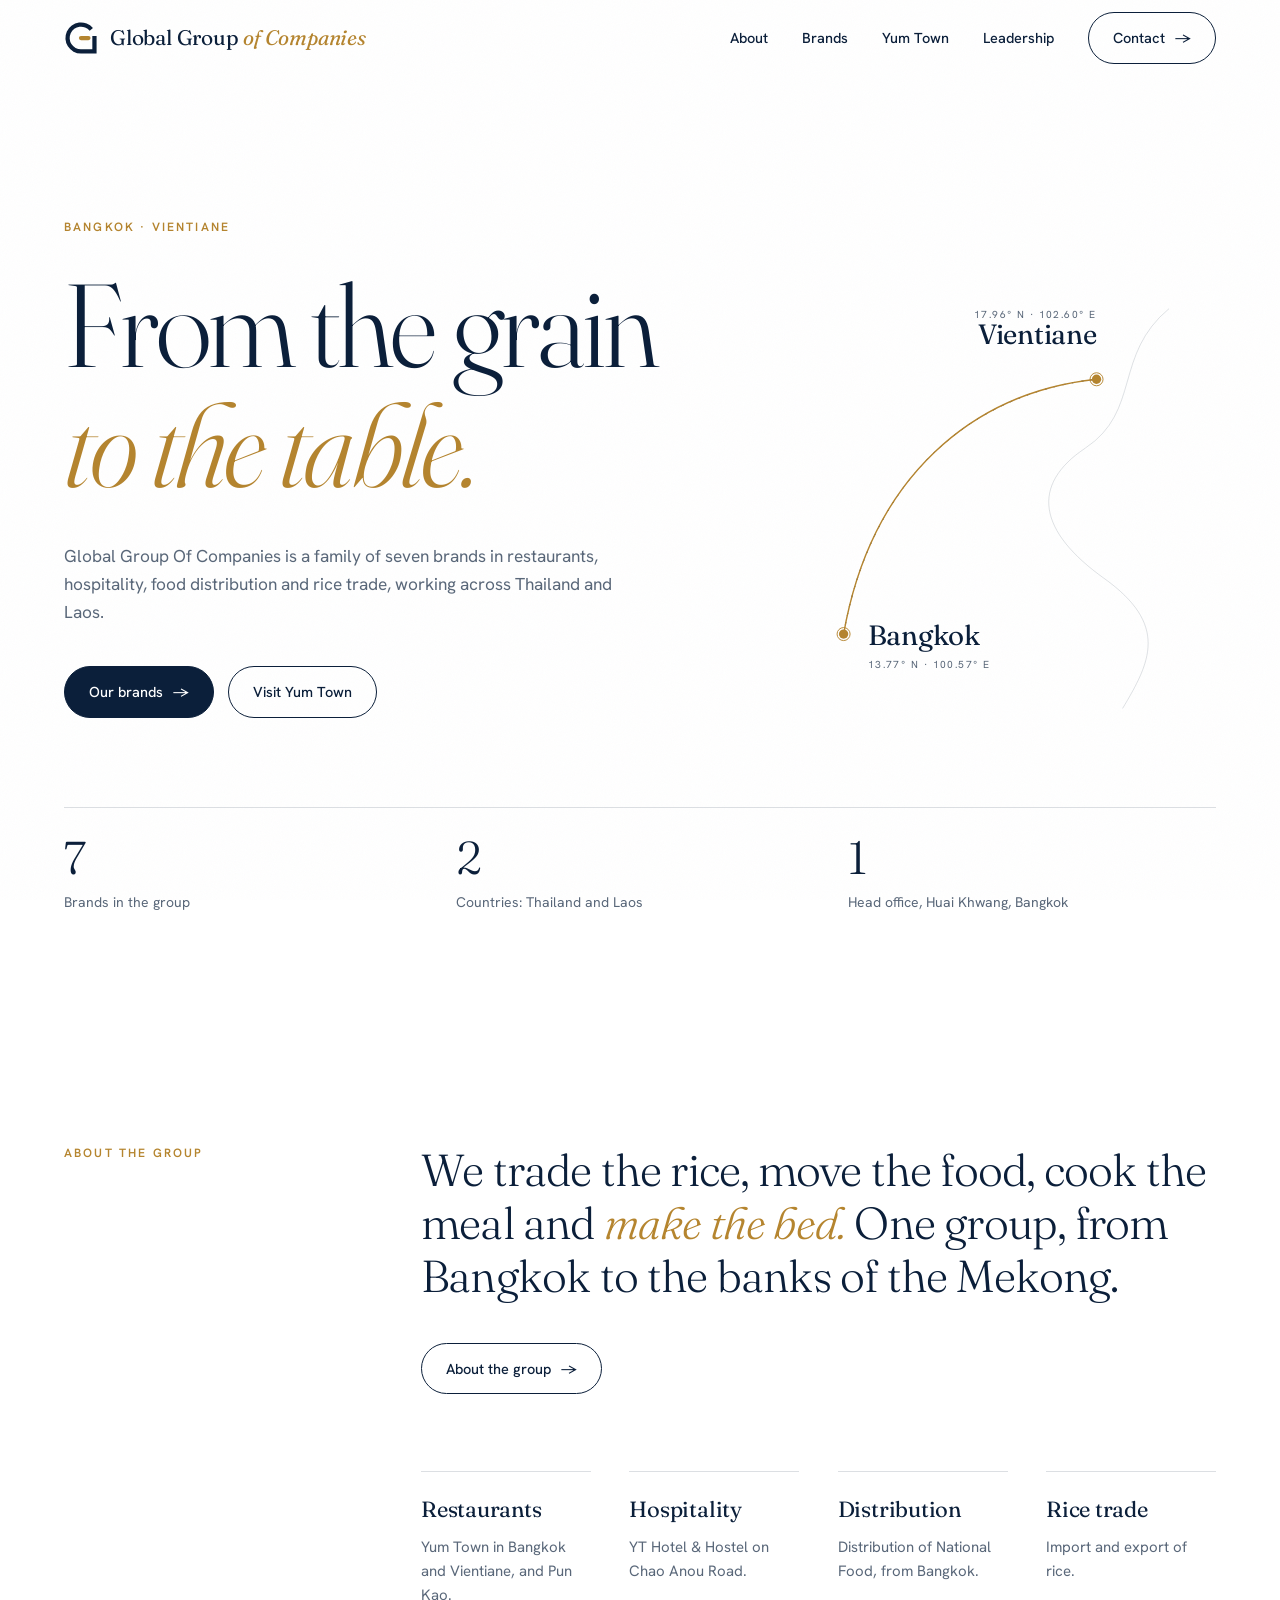
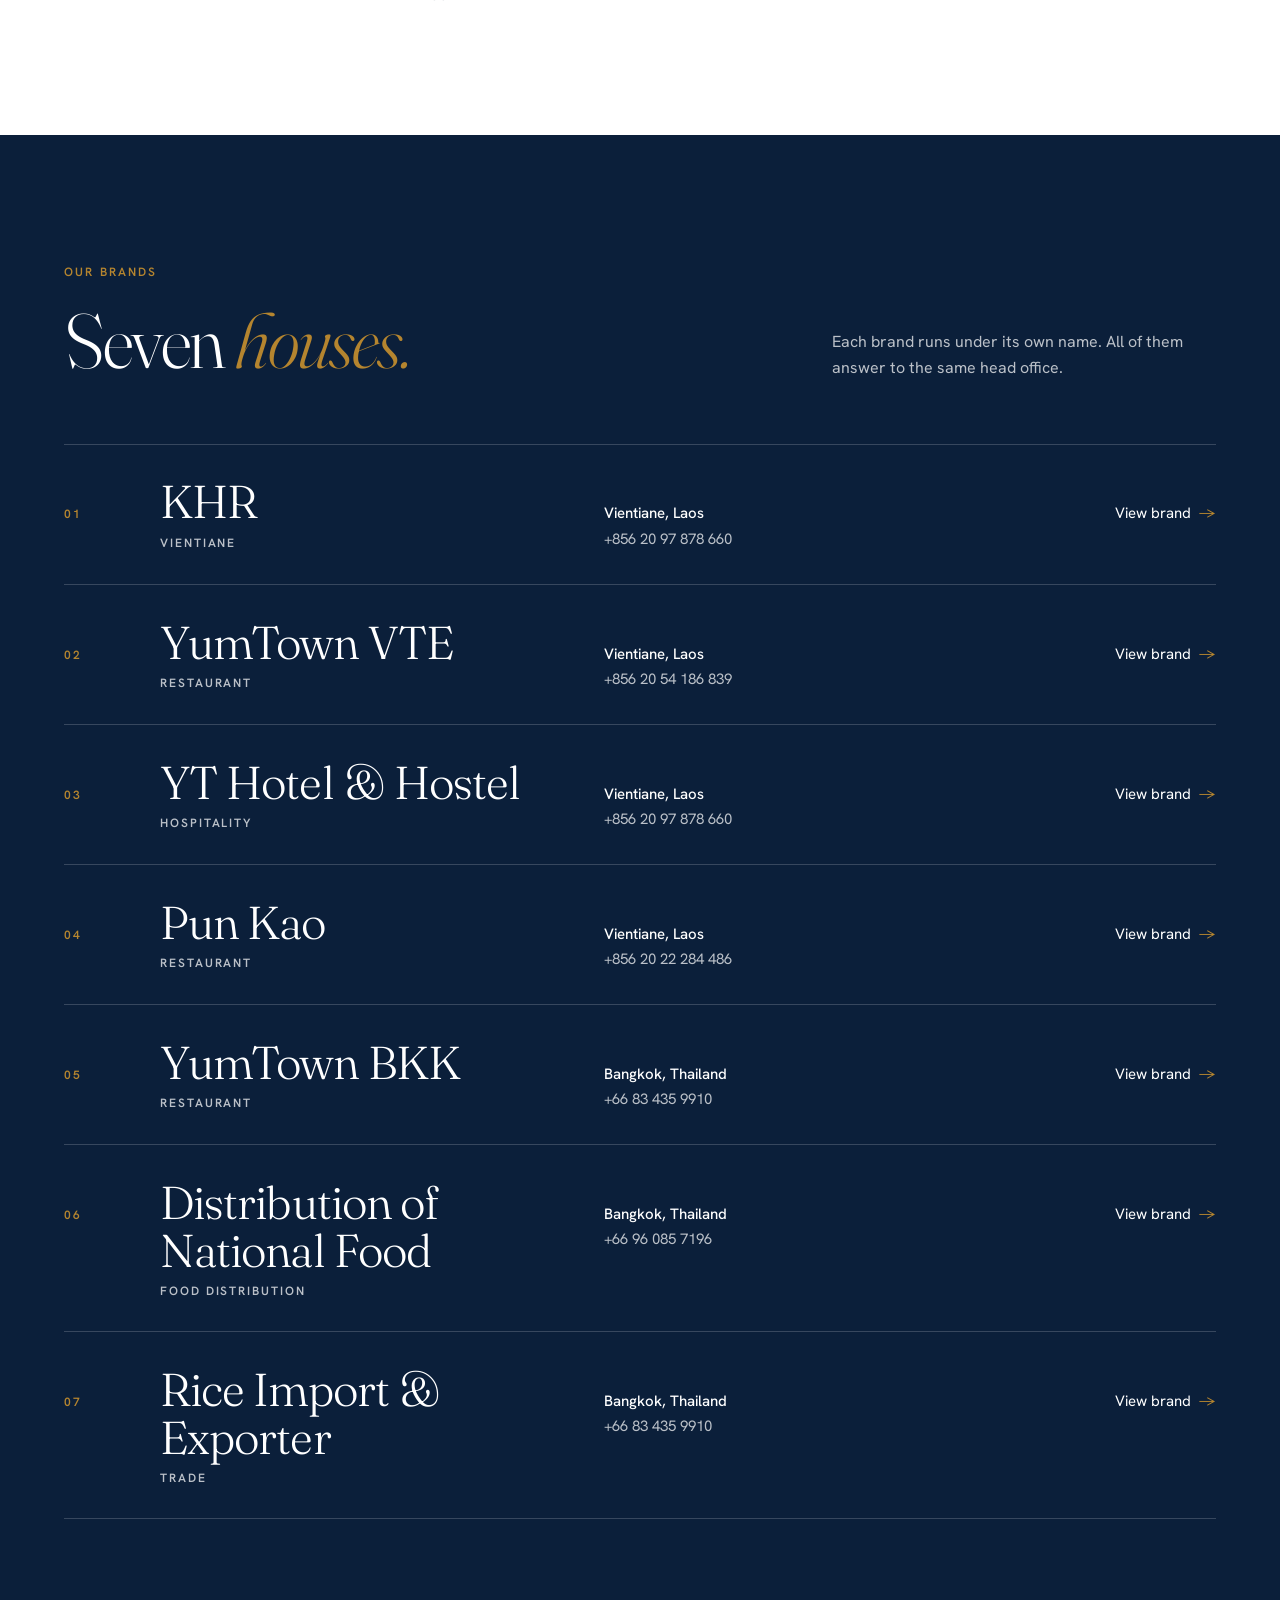
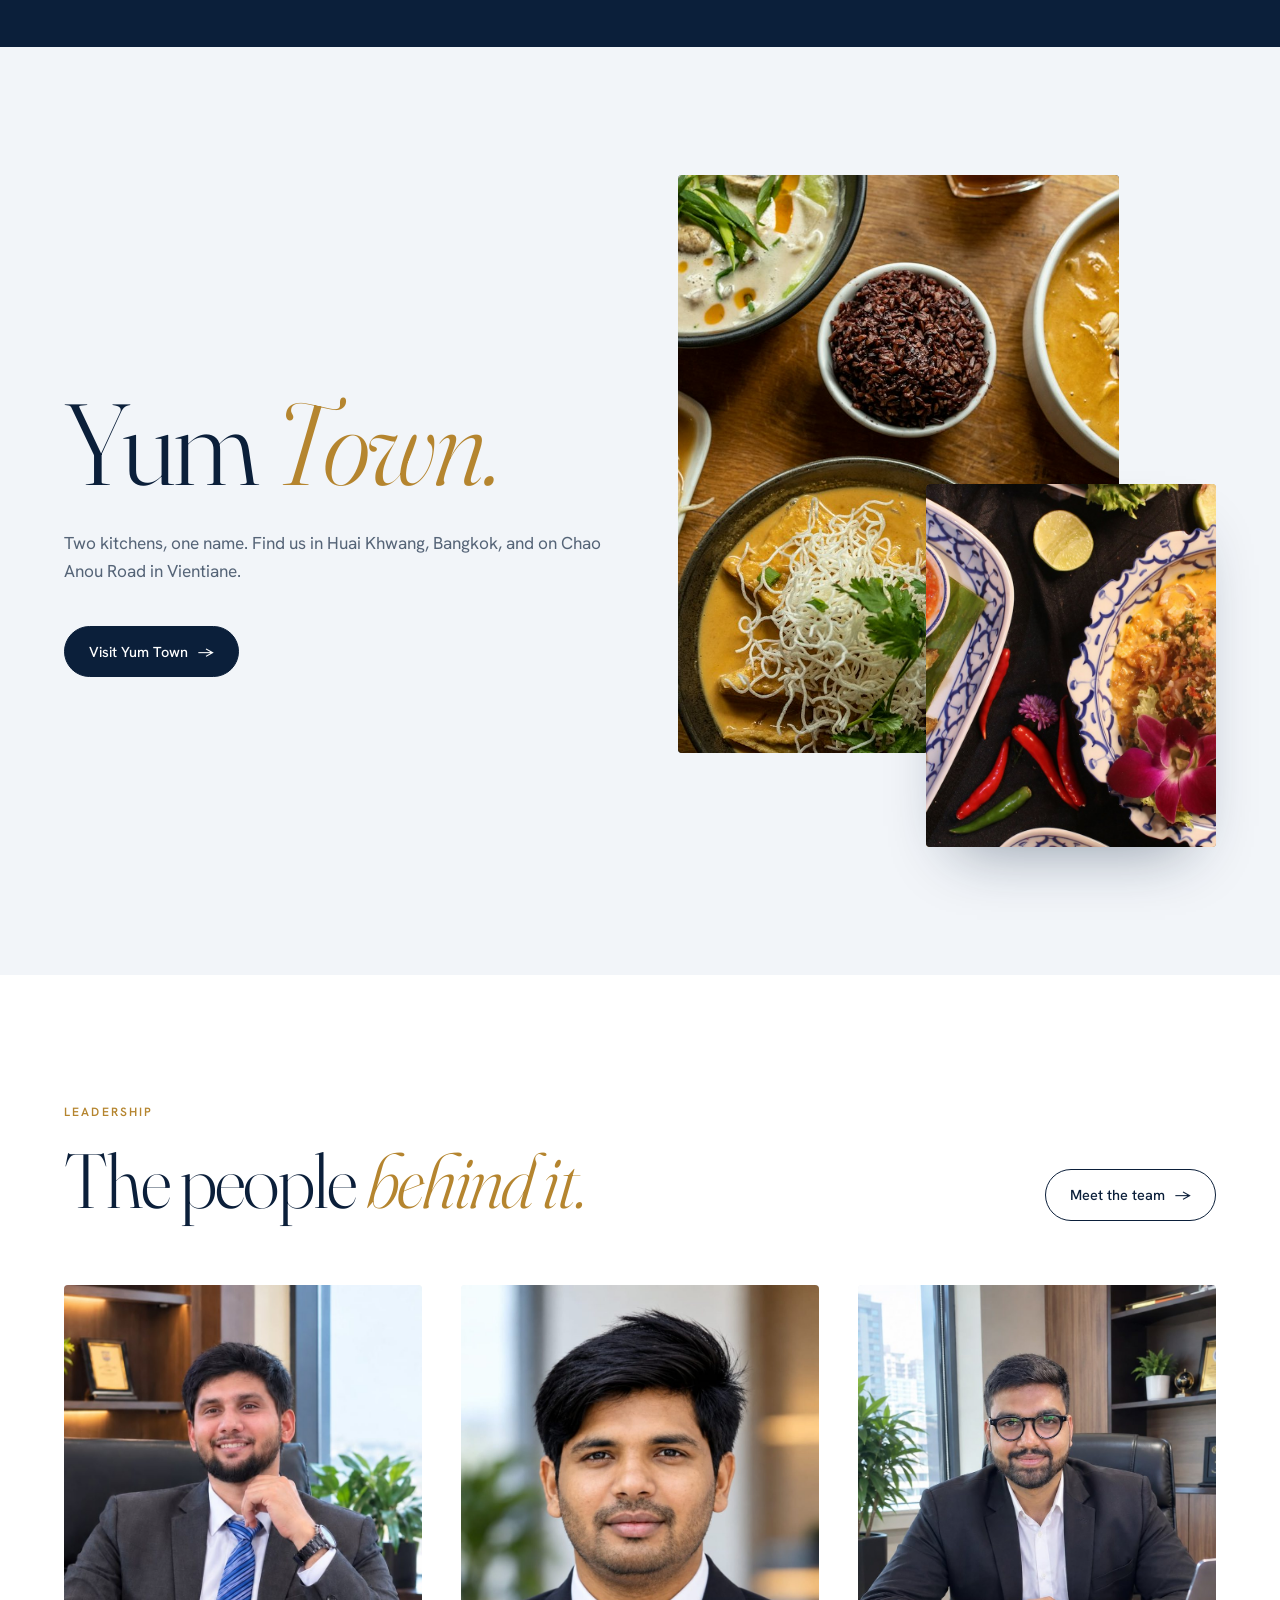
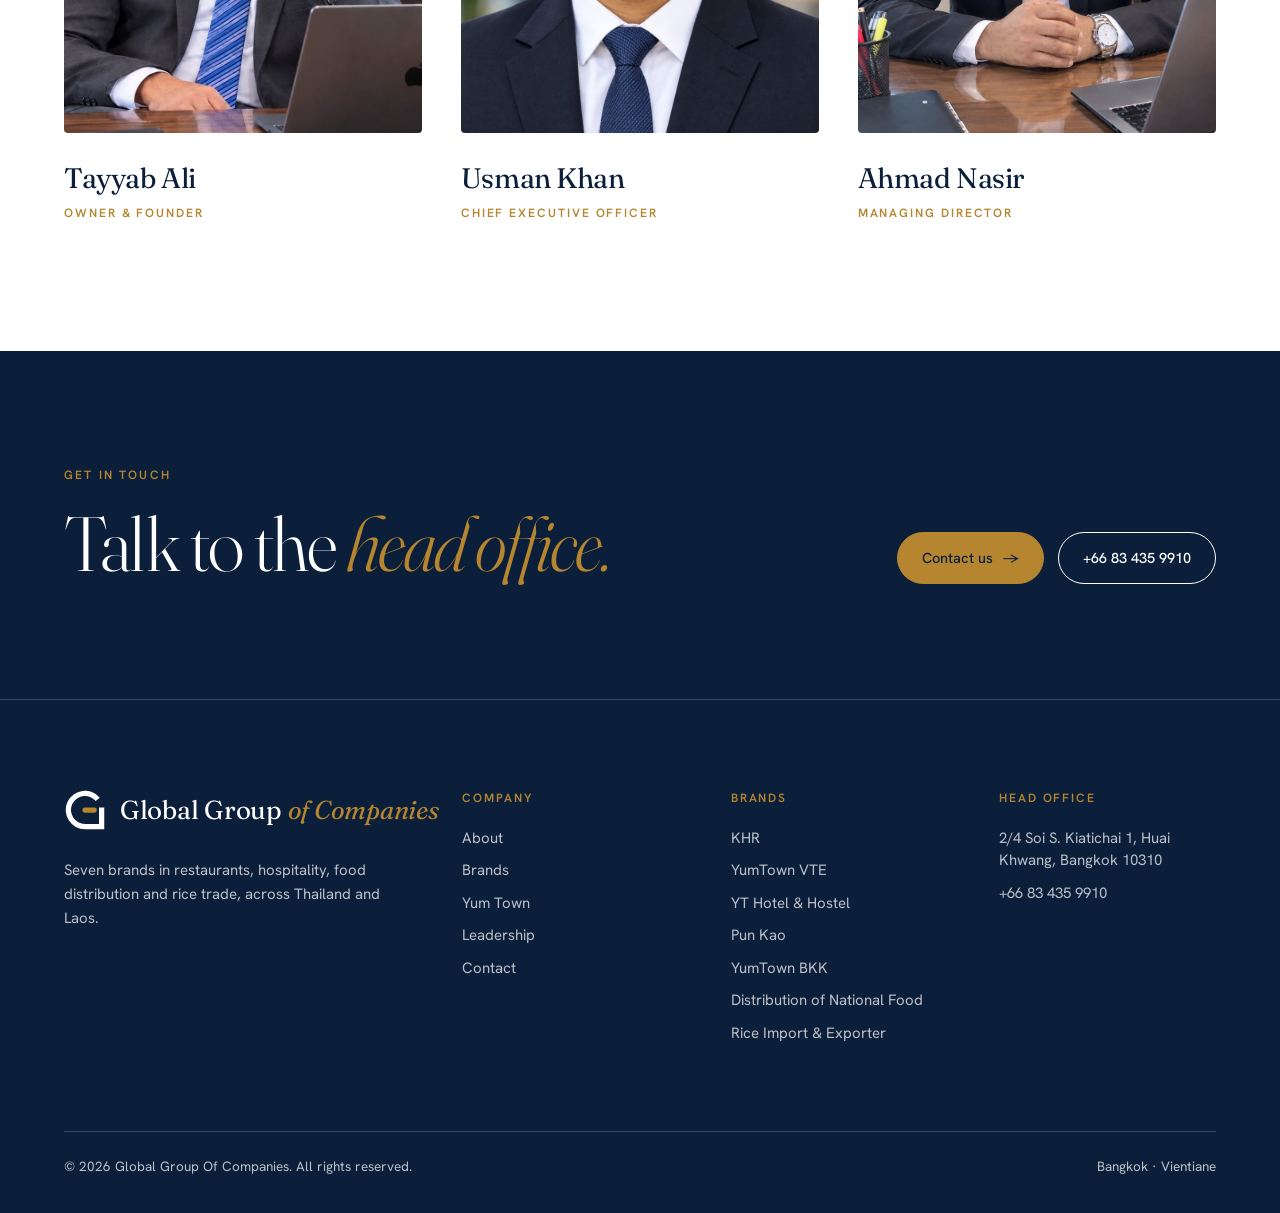
<file: index.html>
<!DOCTYPE html>
<html lang="en">
<head>
<meta charset="utf-8">
<meta name="viewport" content="width=device-width, initial-scale=1">
<title>Global Group Of Companies | Bangkok &middot; Vientiane</title>
<meta name="description" content="Global Group Of Companies is a Bangkok-based family of seven brands in restaurants, hospitality, food distribution and rice trade across Thailand and Laos. Home of Yum Town.">
<meta name="theme-color" content="#0B1F3A">
<meta property="og:title" content="Global Group Of Companies | Bangkok &middot; Vientiane">
<meta property="og:description" content="Global Group Of Companies is a Bangkok-based family of seven brands in restaurants, hospitality, food distribution and rice trade across Thailand and Laos. Home of Yum Town.">
<meta property="og:type" content="website">
<link rel="icon" href="assets/favicon.svg" type="image/svg+xml">
<link rel="apple-touch-icon" href="assets/apple-touch-icon.png">
<link rel="preconnect" href="https://fonts.googleapis.com">
<link rel="preconnect" href="https://fonts.gstatic.com" crossorigin>
<link href="https://fonts.googleapis.com/css2?family=Fraunces:ital,opsz,wght@0,9..144,300..600;1,9..144,300..500&family=Hanken+Grotesk:wght@400;500;600&display=swap" rel="stylesheet">
<link rel="stylesheet" href="assets/style.css">
<script>document.documentElement.classList.add('js');</script>
</head>
<body>

<header class="site-header">
  <div class="wrap nav">
    <a href="index.html" class="wordmark" aria-label="Global Group Of Companies, home"><svg class="logo-mark" viewBox="0 0 48 48" aria-hidden="true" focusable="false"><path fill="currentColor" d="M40.85 9.86A22 22 0 1 0 24 46H46V21H40V40H24A16 16 0 1 1 36.26 13.72Z"/><path fill="#B5852F" d="M24 21H34.5A3 3 0 0 1 34.5 27H24A3 3 0 0 1 24 21Z"/></svg><span class="wm-text">Global Group <em>of Companies</em></span></a>
    <nav class="nav-links" id="nav-links" aria-label="Main">
      <a href="about.html">About</a>
      <a href="brands.html">Brands</a>
      <a href="yum-town.html">Yum Town</a>
      <a href="leadership.html">Leadership</a>
      <a href="contact.html" class="btn">Contact <span class="arrow" aria-hidden="true">&rarr;</span></a>
    </nav>
    <button class="nav-toggle" id="nav-toggle" aria-label="Open menu" aria-expanded="false" aria-controls="nav-links"><span></span><span></span></button>
  </div>
</header>

<main>

<section class="hero">
  <div class="wrap">
    <div class="hero-grid">
      <div>
        <p class="eyebrow reveal">Bangkok &middot; Vientiane</p>
        <h1 class="display reveal" style="--d:.08s">From the grain <em>to the table.</em></h1>
        <p class="lede reveal" style="--d:.18s">Global Group Of Companies is a family of seven brands in restaurants, hospitality, food distribution and rice trade, working across Thailand and Laos.</p>
        <div class="actions reveal" style="--d:.28s">
          <a href="brands.html" class="btn solid">Our brands <span class="arrow" aria-hidden="true">&rarr;</span></a>
          <a href="yum-town.html" class="btn">Visit Yum Town</a>
        </div>
      </div>
      <svg class="route reveal" style="--d:.3s" data-depth="14" viewBox="0 0 520 460" role="img" aria-label="A line connecting Bangkok and Vientiane">
        <path class="river" d="M470 20 C 410 70, 440 130, 380 170 S 330 260, 400 310 S 450 400, 420 450"/>
        <path class="arc" d="M120 370 C 150 200, 260 110, 392 96"/>
        <path class="arc-draw" d="M120 370 C 150 200, 260 110, 392 96"/>
        <circle class="ring" cx="392" cy="96" r="7"/>
        <circle class="dot" cx="392" cy="96" r="5"/>
        <circle class="ring b" cx="120" cy="370" r="7"/>
        <circle class="dot" cx="120" cy="370" r="5"/>
        <text class="place" x="392" y="58" text-anchor="end">Vientiane</text>
        <text class="coord" x="392" y="30" text-anchor="end">17.96&deg; N &middot; 102.60&deg; E</text>
        <text class="place" x="146" y="382">Bangkok</text>
        <text class="coord" x="146" y="406">13.77&deg; N &middot; 100.57&deg; E</text>
      </svg>
    </div>
    <div class="facts">
      <div class="rule"></div>
      <div class="fact reveal"><b>7</b><span>Brands in the group</span></div>
      <div class="fact reveal" style="--d:.1s"><b>2</b><span>Countries: Thailand and Laos</span></div>
      <div class="fact reveal" style="--d:.2s"><b>1</b><span>Head office, Huai Khwang, Bangkok</span></div>
    </div>
  </div>
</section>

<section class="section">
  <div class="wrap">
    <div class="split">
      <p class="eyebrow reveal">About the group</p>
      <div>
        <p class="big reveal">We trade the rice, move the food, cook the meal and <em>make the bed.</em> One group, from Bangkok to the banks of the Mekong.</p>
        <div class="actions reveal"><a class="btn" href="about.html">About the group <span class="arrow" aria-hidden="true">&rarr;</span></a></div>

        <div class="pillars">
          <div class="pillar reveal"><h3>Restaurants</h3><p>Yum Town in Bangkok and Vientiane, and Pun Kao.</p></div>
          <div class="pillar reveal" style="--d:.08s"><h3>Hospitality</h3><p>YT Hotel &amp; Hostel on Chao Anou Road.</p></div>
          <div class="pillar reveal" style="--d:.16s"><h3>Distribution</h3><p>Distribution of National Food, from Bangkok.</p></div>
          <div class="pillar reveal" style="--d:.24s"><h3>Rice trade</h3><p>Import and export of rice.</p></div>
        </div>
      </div>
    </div>
  </div>
</section>

<section class="section dark">
  <div class="wrap">
    <div class="section-head">
      <div>
        <p class="eyebrow reveal">Our brands</p>
        <h2 class="display reveal" style="--d:.08s">Seven <em>houses.</em></h2>
      </div>
      <p class="reveal" style="--d:.16s">Each brand runs under its own name. All of them answer to the same head office.</p>
    </div>
    <div class="brand-list">
      <a class="brand reveal" href="brands/khr.html">
        <span class="brand-no">01</span>
        <h3 class="brand-name">KHR<span class="brand-kind">Vientiane</span></h3>
        <p class="brand-where"><b>Vientiane, Laos</b>+856 20 97 878 660</p>
        <p class="brand-go">View brand<span class="arrow" aria-hidden="true">&rarr;</span></p>
      </a>
      <a class="brand reveal" href="brands/yumtown-vientiane.html">
        <span class="brand-no">02</span>
        <h3 class="brand-name">YumTown VTE<span class="brand-kind">Restaurant</span></h3>
        <p class="brand-where"><b>Vientiane, Laos</b>+856 20 54 186 839</p>
        <p class="brand-go">View brand<span class="arrow" aria-hidden="true">&rarr;</span></p>
      </a>
      <a class="brand reveal" href="brands/yt-hotel-hostel.html">
        <span class="brand-no">03</span>
        <h3 class="brand-name">YT Hotel &amp; Hostel<span class="brand-kind">Hospitality</span></h3>
        <p class="brand-where"><b>Vientiane, Laos</b>+856 20 97 878 660</p>
        <p class="brand-go">View brand<span class="arrow" aria-hidden="true">&rarr;</span></p>
      </a>
      <a class="brand reveal" href="brands/pun-kao.html">
        <span class="brand-no">04</span>
        <h3 class="brand-name">Pun Kao<span class="brand-kind">Restaurant</span></h3>
        <p class="brand-where"><b>Vientiane, Laos</b>+856 20 22 284 486</p>
        <p class="brand-go">View brand<span class="arrow" aria-hidden="true">&rarr;</span></p>
      </a>
      <a class="brand reveal" href="brands/yumtown-bangkok.html">
        <span class="brand-no">05</span>
        <h3 class="brand-name">YumTown BKK<span class="brand-kind">Restaurant</span></h3>
        <p class="brand-where"><b>Bangkok, Thailand</b>+66 83 435 9910</p>
        <p class="brand-go">View brand<span class="arrow" aria-hidden="true">&rarr;</span></p>
      </a>
      <a class="brand reveal" href="brands/distribution-of-national-food.html">
        <span class="brand-no">06</span>
        <h3 class="brand-name">Distribution of National Food<span class="brand-kind">Food distribution</span></h3>
        <p class="brand-where"><b>Bangkok, Thailand</b>+66 96 085 7196</p>
        <p class="brand-go">View brand<span class="arrow" aria-hidden="true">&rarr;</span></p>
      </a>
      <a class="brand reveal" href="brands/rice-import-export.html">
        <span class="brand-no">07</span>
        <h3 class="brand-name">Rice Import &amp; Exporter<span class="brand-kind">Trade</span></h3>
        <p class="brand-where"><b>Bangkok, Thailand</b>+66 83 435 9910</p>
        <p class="brand-go">View brand<span class="arrow" aria-hidden="true">&rarr;</span></p>
      </a>
    </div>
  </div>
</section>

<section class="section tint">
  <div class="wrap">
    <div class="feature-grid">
      <div>
        <p class="eyebrow reveal">The restaurant</p>
        <h2 class="display reveal" style="--d:.08s">Yum <em>Town.</em></h2>
        <p class="lede reveal" style="--d:.16s">Two kitchens, one name. Find us in Huai Khwang, Bangkok, and on Chao Anou Road in Vientiane.</p>
        <div class="actions reveal" style="--d:.24s"><a class="btn solid" href="yum-town.html">Visit Yum Town <span class="arrow" aria-hidden="true">&rarr;</span></a></div>
      </div>

      <div class="plates reveal">
        <div class="plate one" data-depth="10"><img src="images/food-spread.jpg" alt="A table of Thai dishes seen from above" width="1600" height="900" decoding="async"></div>
        <div class="plate two" data-depth="-16"><img src="images/food-plates.jpg" alt="Thai dishes served on patterned plates" width="1600" height="900" decoding="async"></div>
      </div>
    </div>
  </div>
</section>

<section class="section">
  <div class="wrap">
    <div class="section-head">
      <div>
        <p class="eyebrow reveal">Leadership</p>
        <h2 class="display reveal" style="--d:.08s">The people <em>behind it.</em></h2>
      </div>
      <a class="btn reveal" href="leadership.html">Meet the team <span class="arrow" aria-hidden="true">&rarr;</span></a>
    </div>

    <div class="people-grid">
      <div class="person reveal" style="--d:0.0s">
        <div class="portrait"><img src="images/tayyab-ali.jpg" alt="Tayyab Ali" decoding="async"></div>
        <h3>Tayyab Ali</h3>
        <p class="role">Owner &amp; Founder</p>
      </div>
      <div class="person reveal" style="--d:0.1s">
        <div class="portrait"><img src="images/usman-khan.jpg" alt="Usman Khan" decoding="async"></div>
        <h3>Usman Khan</h3>
        <p class="role">Chief Executive Officer</p>
      </div>
      <div class="person reveal" style="--d:0.2s">
        <div class="portrait"><img src="images/ahmad-nasir.jpg" alt="Ahmad Nasir" decoding="async"></div>
        <h3>Ahmad Nasir</h3>
        <p class="role">Managing Director</p>
      </div>
    </div>
  </div>
</section>

<section class="cta dark">
  <div class="wrap cta-grid">
    <div>
      <p class="eyebrow reveal">Get in touch</p>
      <h2 class="display reveal" style="--d:.08s">Talk to the <em>head office.</em></h2>
    </div>
    <div class="actions reveal" style="--d:.16s">
      <a class="btn solid" href="contact.html">Contact us <span class="arrow" aria-hidden="true">&rarr;</span></a>
      <a class="btn" href="tel:+66834359910">+66 83 435 9910</a>
    </div>
  </div>
</section>
</main>

<footer class="site-footer">
  <div class="wrap">
    <div class="foot-grid">
      <div>
        <a href="index.html" class="wordmark"><svg class="logo-mark" viewBox="0 0 48 48" aria-hidden="true" focusable="false"><path fill="currentColor" d="M40.85 9.86A22 22 0 1 0 24 46H46V21H40V40H24A16 16 0 1 1 36.26 13.72Z"/><path fill="#B5852F" d="M24 21H34.5A3 3 0 0 1 34.5 27H24A3 3 0 0 1 24 21Z"/></svg><span class="wm-text">Global Group <em>of Companies</em></span></a>
        <p>Seven brands in restaurants, hospitality, food distribution and rice trade, across Thailand and Laos.</p>
      </div>
      <div>
        <h4>Company</h4>
        <ul>
          <li><a href="about.html">About</a></li>
          <li><a href="brands.html">Brands</a></li>
          <li><a href="yum-town.html">Yum Town</a></li>
          <li><a href="leadership.html">Leadership</a></li>
          <li><a href="contact.html">Contact</a></li>
        </ul>
      </div>
      <div>
        <h4>Brands</h4>
        <ul>
          <li><a href="brands/khr.html">KHR</a></li>
          <li><a href="brands/yumtown-vientiane.html">YumTown VTE</a></li>
          <li><a href="brands/yt-hotel-hostel.html">YT Hotel &amp; Hostel</a></li>
          <li><a href="brands/pun-kao.html">Pun Kao</a></li>
          <li><a href="brands/yumtown-bangkok.html">YumTown BKK</a></li>
          <li><a href="brands/distribution-of-national-food.html">Distribution of National Food</a></li>
          <li><a href="brands/rice-import-export.html">Rice Import &amp; Exporter</a></li>
        </ul>
      </div>
      <div>
        <h4>Head office</h4>
        <ul>
          <li>2/4 Soi S. Kiatichai 1, Huai Khwang, Bangkok 10310</li>
          <li><a href="tel:+66834359910">+66 83 435 9910</a></li>
        </ul>
      </div>
    </div>
    <div class="foot-base">
      <span>&copy; <span data-year>2026</span> Global Group Of Companies. All rights reserved.</span>
      <span>Bangkok &middot; Vientiane</span>
    </div>
  </div>
</footer>

<script src="assets/main.js"></script>
</body>
</html>
</file>
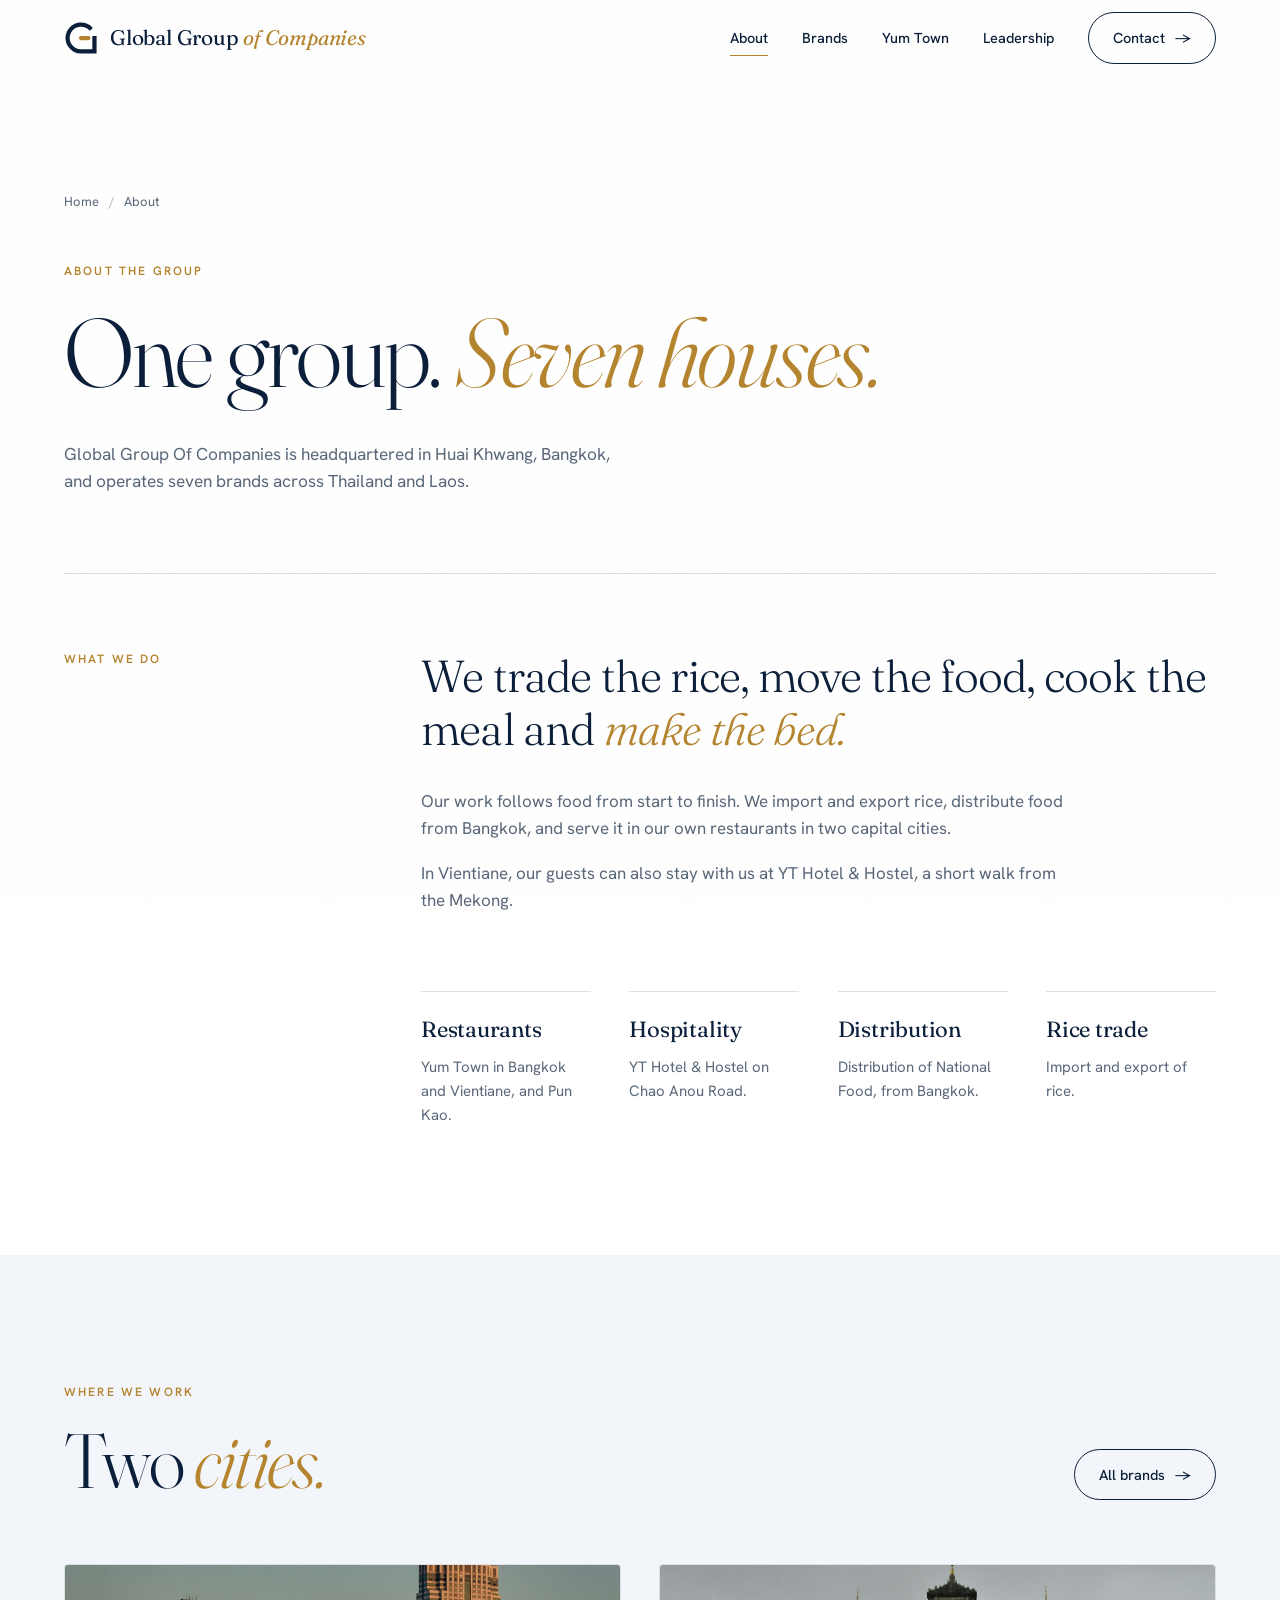
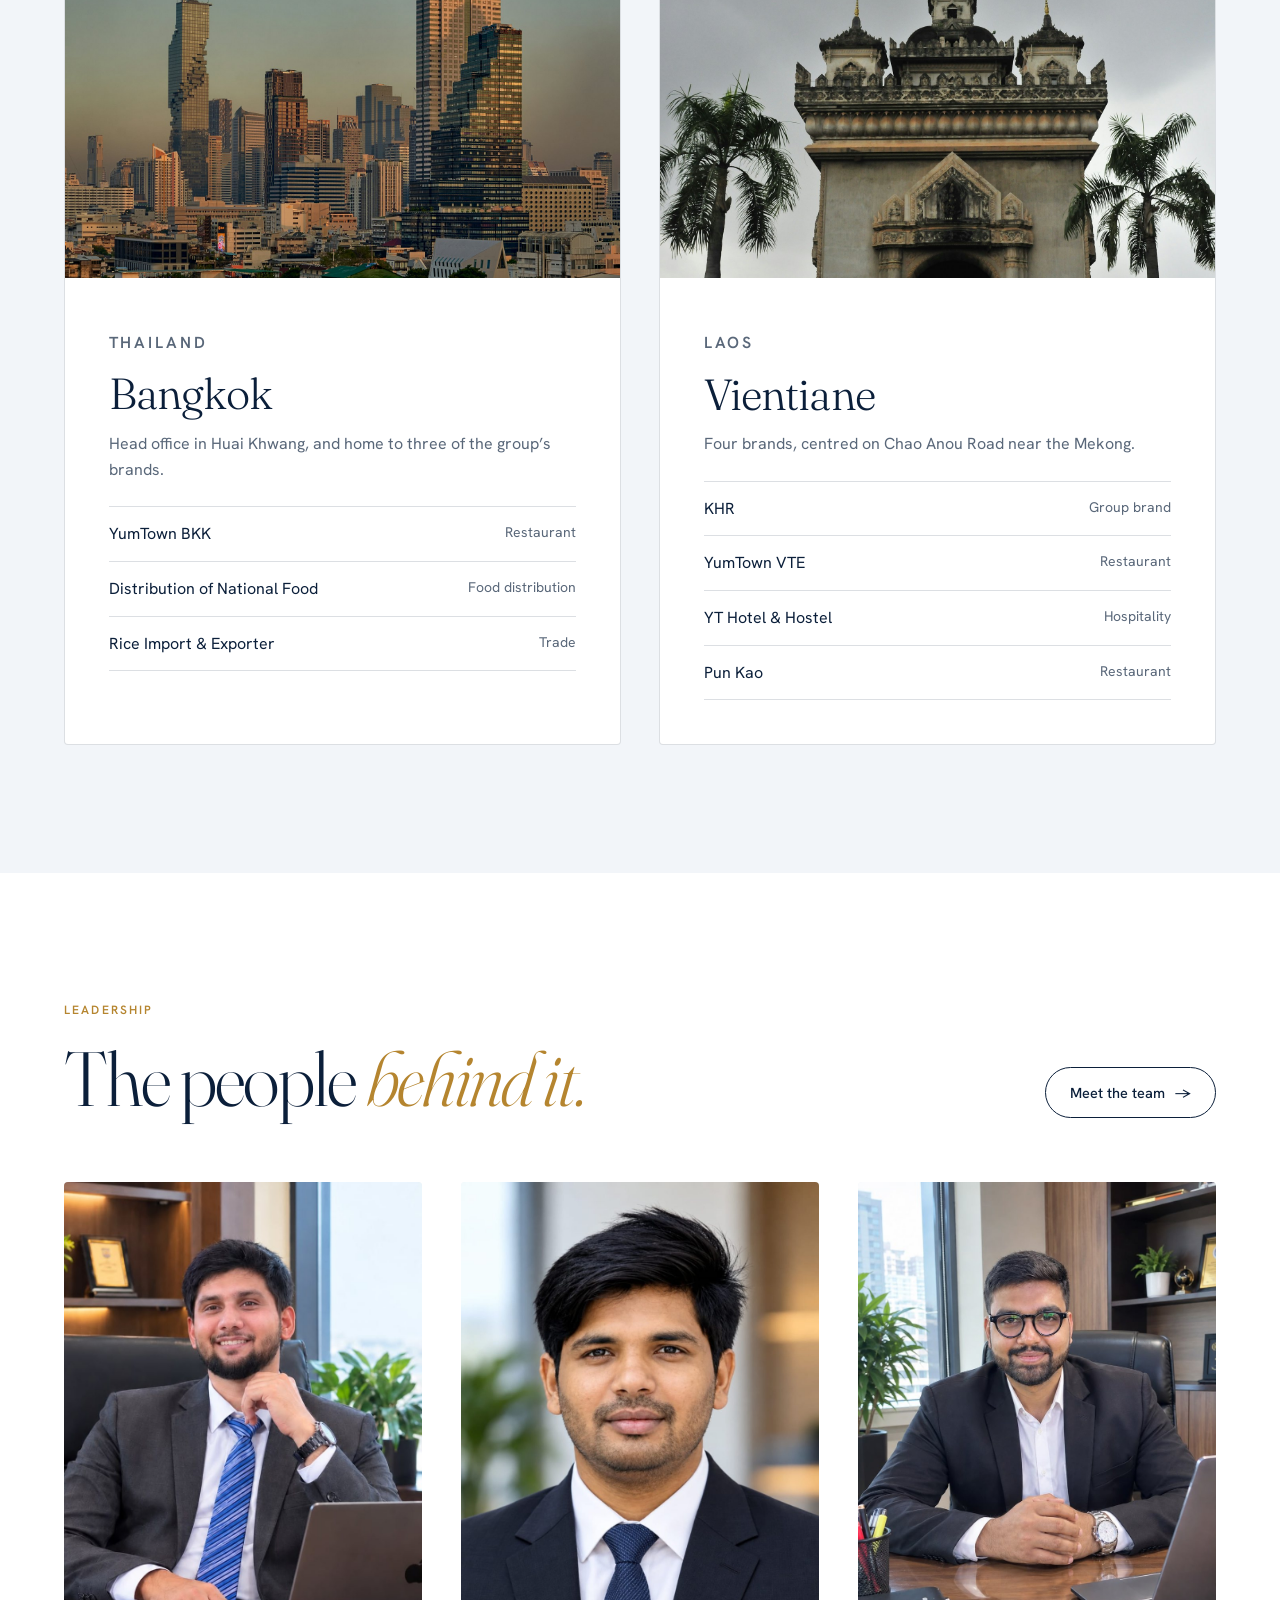
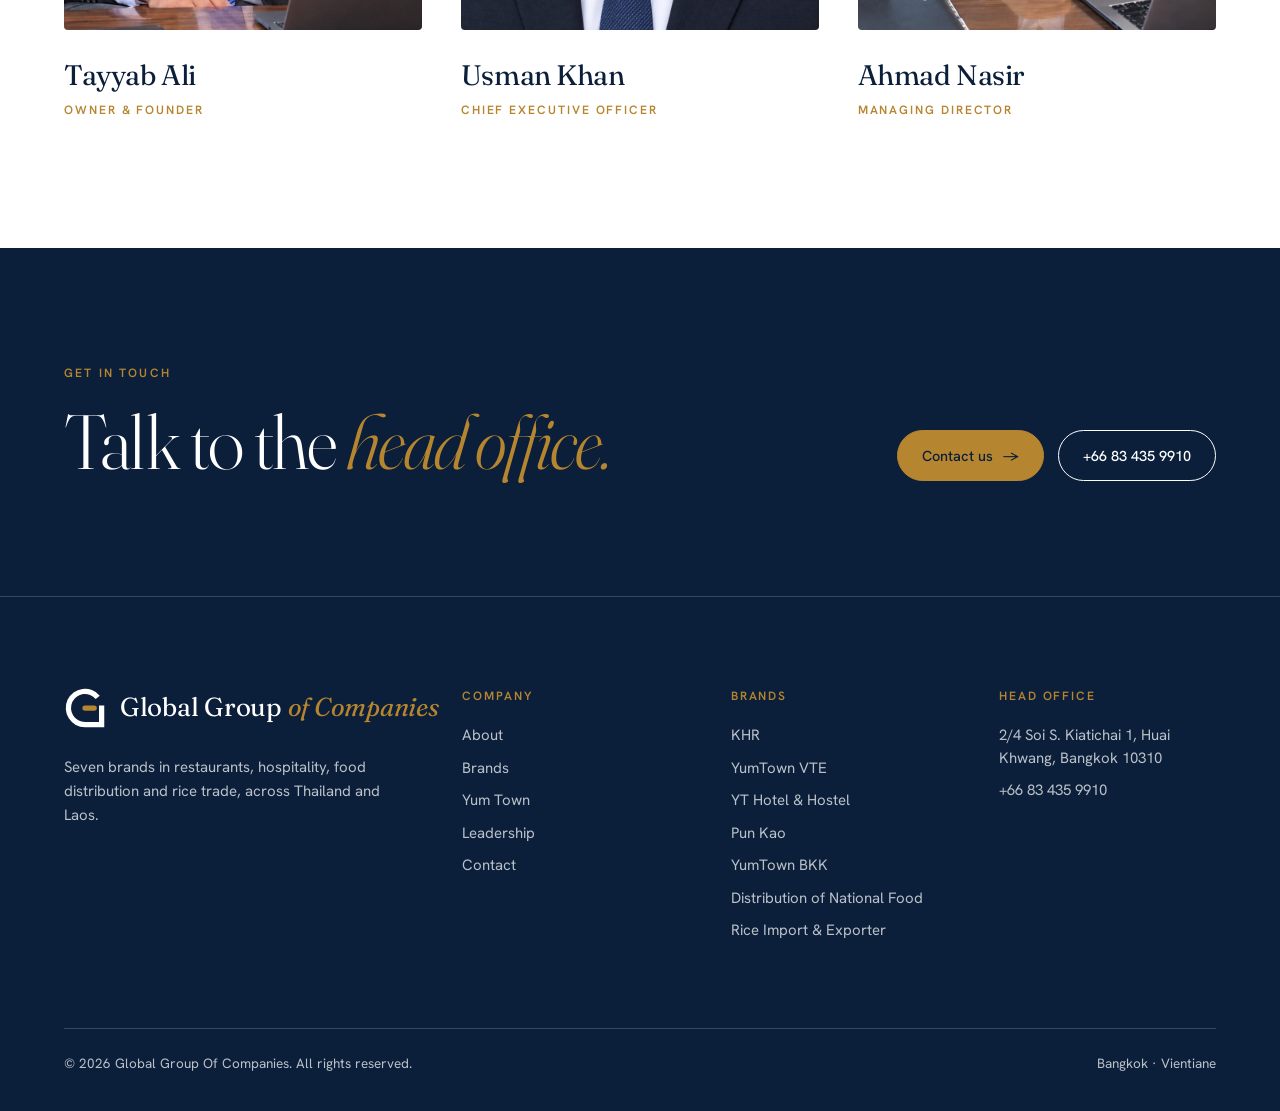
<file: about.html>
<!DOCTYPE html>
<html lang="en">
<head>
<meta charset="utf-8">
<meta name="viewport" content="width=device-width, initial-scale=1">
<title>About | Global Group Of Companies</title>
<meta name="description" content="About Global Group Of Companies: a Bangkok-headquartered group of seven brands in restaurants, hospitality, food distribution and rice trade in Thailand and Laos.">
<meta name="theme-color" content="#0B1F3A">
<meta property="og:title" content="About | Global Group Of Companies">
<meta property="og:description" content="About Global Group Of Companies: a Bangkok-headquartered group of seven brands in restaurants, hospitality, food distribution and rice trade in Thailand and Laos.">
<meta property="og:type" content="website">
<link rel="icon" href="assets/favicon.svg" type="image/svg+xml">
<link rel="apple-touch-icon" href="assets/apple-touch-icon.png">
<link rel="preconnect" href="https://fonts.googleapis.com">
<link rel="preconnect" href="https://fonts.gstatic.com" crossorigin>
<link href="https://fonts.googleapis.com/css2?family=Fraunces:ital,opsz,wght@0,9..144,300..600;1,9..144,300..500&family=Hanken+Grotesk:wght@400;500;600&display=swap" rel="stylesheet">
<link rel="stylesheet" href="assets/style.css">
<script>document.documentElement.classList.add('js');</script>
</head>
<body>

<header class="site-header">
  <div class="wrap nav">
    <a href="index.html" class="wordmark" aria-label="Global Group Of Companies, home"><svg class="logo-mark" viewBox="0 0 48 48" aria-hidden="true" focusable="false"><path fill="currentColor" d="M40.85 9.86A22 22 0 1 0 24 46H46V21H40V40H24A16 16 0 1 1 36.26 13.72Z"/><path fill="#B5852F" d="M24 21H34.5A3 3 0 0 1 34.5 27H24A3 3 0 0 1 24 21Z"/></svg><span class="wm-text">Global Group <em>of Companies</em></span></a>
    <nav class="nav-links" id="nav-links" aria-label="Main">
      <a href="about.html" aria-current="page">About</a>
      <a href="brands.html">Brands</a>
      <a href="yum-town.html">Yum Town</a>
      <a href="leadership.html">Leadership</a>
      <a href="contact.html" class="btn">Contact <span class="arrow" aria-hidden="true">&rarr;</span></a>
    </nav>
    <button class="nav-toggle" id="nav-toggle" aria-label="Open menu" aria-expanded="false" aria-controls="nav-links"><span></span><span></span></button>
  </div>
</header>

<main>

<section class="page-hero">
  <div class="wrap">
    <nav class="crumbs reveal" aria-label="Breadcrumb">
      <a href="index.html">Home</a>
      <span aria-hidden="true">/</span> <span aria-current="page">About</span>
    </nav>
    <p class="eyebrow reveal">About the group</p>
    <h1 class="display reveal" style="--d:.08s">One group. <em>Seven houses.</em></h1>
    <p class="lede reveal" style="--d:.16s">Global Group Of Companies is headquartered in Huai Khwang, Bangkok, and operates seven brands across Thailand and Laos.</p>
    <div class="rule"></div>
  </div>
</section>

<section class="section" style="padding-top:0">
  <div class="wrap">
    <div class="split">
      <p class="eyebrow reveal">What we do</p>
      <div>
        <p class="big reveal">We trade the rice, move the food, cook the meal and <em>make the bed.</em></p>
        <div class="prose reveal">
          <p>Our work follows food from start to finish. We import and export rice, distribute food from Bangkok, and serve it in our own restaurants in two capital cities.</p>
          <p>In Vientiane, our guests can also stay with us at YT Hotel &amp; Hostel, a short walk from the Mekong.</p>
        </div>

        <div class="pillars">
          <div class="pillar reveal"><h3>Restaurants</h3><p>Yum Town in Bangkok and Vientiane, and Pun Kao.</p></div>
          <div class="pillar reveal" style="--d:.08s"><h3>Hospitality</h3><p>YT Hotel &amp; Hostel on Chao Anou Road.</p></div>
          <div class="pillar reveal" style="--d:.16s"><h3>Distribution</h3><p>Distribution of National Food, from Bangkok.</p></div>
          <div class="pillar reveal" style="--d:.24s"><h3>Rice trade</h3><p>Import and export of rice.</p></div>
        </div>
      </div>
    </div>
  </div>
</section>

<section class="section tint">
  <div class="wrap">
    <div class="section-head">
      <div>
        <p class="eyebrow reveal">Where we work</p>
        <h2 class="display reveal" style="--d:.08s">Two <em>cities.</em></h2>
      </div>
      <a class="btn reveal" href="brands.html">All brands <span class="arrow" aria-hidden="true">&rarr;</span></a>
    </div>

    <div class="cards">
      <div class="card reveal" style="--d:0.0s">
        <figure class="card-img"><img src="images/bangkok.jpg" alt="Bangkok skyline" width="1600" height="900" loading="lazy" decoding="async"></figure>
        <p class="eyebrow">Thailand</p>
        <h3>Bangkok</h3>
        <p>Head office in Huai Khwang, and home to three of the group&rsquo;s brands.</p>
        <ul>
          <li><a href="brands/yumtown-bangkok.html">YumTown BKK <span>Restaurant</span></a></li>
          <li><a href="brands/distribution-of-national-food.html">Distribution of National Food <span>Food distribution</span></a></li>
          <li><a href="brands/rice-import-export.html">Rice Import &amp; Exporter <span>Trade</span></a></li>
        </ul>
      </div>
      <div class="card reveal" style="--d:0.1s">
        <figure class="card-img"><img src="images/vientiane.jpg" alt="Patuxai monument, Vientiane" width="1600" height="900" loading="lazy" decoding="async"></figure>
        <p class="eyebrow">Laos</p>
        <h3>Vientiane</h3>
        <p>Four brands, centred on Chao Anou Road near the Mekong.</p>
        <ul>
          <li><a href="brands/khr.html">KHR <span>Group brand</span></a></li>
          <li><a href="brands/yumtown-vientiane.html">YumTown VTE <span>Restaurant</span></a></li>
          <li><a href="brands/yt-hotel-hostel.html">YT Hotel &amp; Hostel <span>Hospitality</span></a></li>
          <li><a href="brands/pun-kao.html">Pun Kao <span>Restaurant</span></a></li>
        </ul>
      </div>
    </div>
  </div>
</section>

<section class="section">
  <div class="wrap">
    <div class="section-head">
      <div>
        <p class="eyebrow reveal">Leadership</p>
        <h2 class="display reveal" style="--d:.08s">The people <em>behind it.</em></h2>
      </div>
      <a class="btn reveal" href="leadership.html">Meet the team <span class="arrow" aria-hidden="true">&rarr;</span></a>
    </div>

    <div class="people-grid">
      <div class="person reveal" style="--d:0.0s">
        <div class="portrait"><img src="images/tayyab-ali.jpg" alt="Tayyab Ali" decoding="async"></div>
        <h3>Tayyab Ali</h3>
        <p class="role">Owner &amp; Founder</p>
      </div>
      <div class="person reveal" style="--d:0.1s">
        <div class="portrait"><img src="images/usman-khan.jpg" alt="Usman Khan" decoding="async"></div>
        <h3>Usman Khan</h3>
        <p class="role">Chief Executive Officer</p>
      </div>
      <div class="person reveal" style="--d:0.2s">
        <div class="portrait"><img src="images/ahmad-nasir.jpg" alt="Ahmad Nasir" decoding="async"></div>
        <h3>Ahmad Nasir</h3>
        <p class="role">Managing Director</p>
      </div>
    </div>
  </div>
</section>

<section class="cta dark">
  <div class="wrap cta-grid">
    <div>
      <p class="eyebrow reveal">Get in touch</p>
      <h2 class="display reveal" style="--d:.08s">Talk to the <em>head office.</em></h2>
    </div>
    <div class="actions reveal" style="--d:.16s">
      <a class="btn solid" href="contact.html">Contact us <span class="arrow" aria-hidden="true">&rarr;</span></a>
      <a class="btn" href="tel:+66834359910">+66 83 435 9910</a>
    </div>
  </div>
</section>
</main>

<footer class="site-footer">
  <div class="wrap">
    <div class="foot-grid">
      <div>
        <a href="index.html" class="wordmark"><svg class="logo-mark" viewBox="0 0 48 48" aria-hidden="true" focusable="false"><path fill="currentColor" d="M40.85 9.86A22 22 0 1 0 24 46H46V21H40V40H24A16 16 0 1 1 36.26 13.72Z"/><path fill="#B5852F" d="M24 21H34.5A3 3 0 0 1 34.5 27H24A3 3 0 0 1 24 21Z"/></svg><span class="wm-text">Global Group <em>of Companies</em></span></a>
        <p>Seven brands in restaurants, hospitality, food distribution and rice trade, across Thailand and Laos.</p>
      </div>
      <div>
        <h4>Company</h4>
        <ul>
          <li><a href="about.html">About</a></li>
          <li><a href="brands.html">Brands</a></li>
          <li><a href="yum-town.html">Yum Town</a></li>
          <li><a href="leadership.html">Leadership</a></li>
          <li><a href="contact.html">Contact</a></li>
        </ul>
      </div>
      <div>
        <h4>Brands</h4>
        <ul>
          <li><a href="brands/khr.html">KHR</a></li>
          <li><a href="brands/yumtown-vientiane.html">YumTown VTE</a></li>
          <li><a href="brands/yt-hotel-hostel.html">YT Hotel &amp; Hostel</a></li>
          <li><a href="brands/pun-kao.html">Pun Kao</a></li>
          <li><a href="brands/yumtown-bangkok.html">YumTown BKK</a></li>
          <li><a href="brands/distribution-of-national-food.html">Distribution of National Food</a></li>
          <li><a href="brands/rice-import-export.html">Rice Import &amp; Exporter</a></li>
        </ul>
      </div>
      <div>
        <h4>Head office</h4>
        <ul>
          <li>2/4 Soi S. Kiatichai 1, Huai Khwang, Bangkok 10310</li>
          <li><a href="tel:+66834359910">+66 83 435 9910</a></li>
        </ul>
      </div>
    </div>
    <div class="foot-base">
      <span>&copy; <span data-year>2026</span> Global Group Of Companies. All rights reserved.</span>
      <span>Bangkok &middot; Vientiane</span>
    </div>
  </div>
</footer>

<script src="assets/main.js"></script>
</body>
</html>
</file>
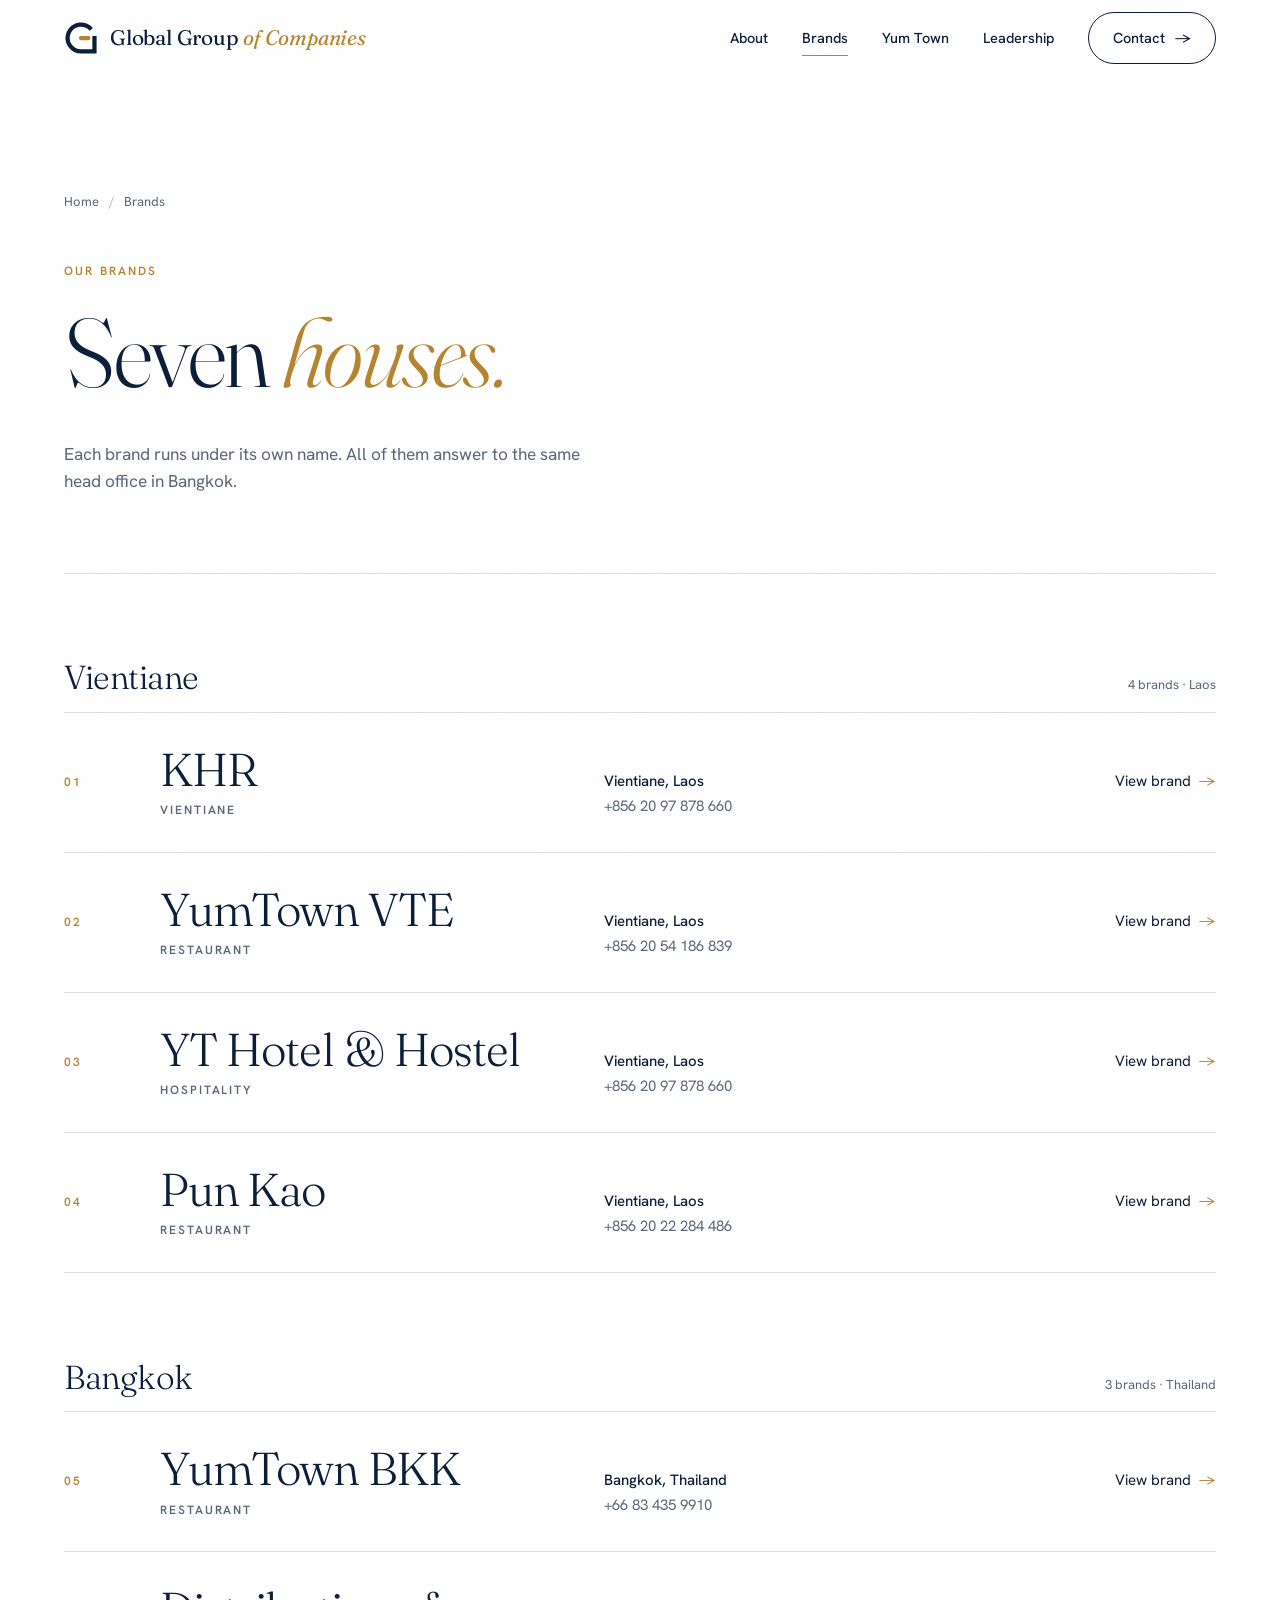
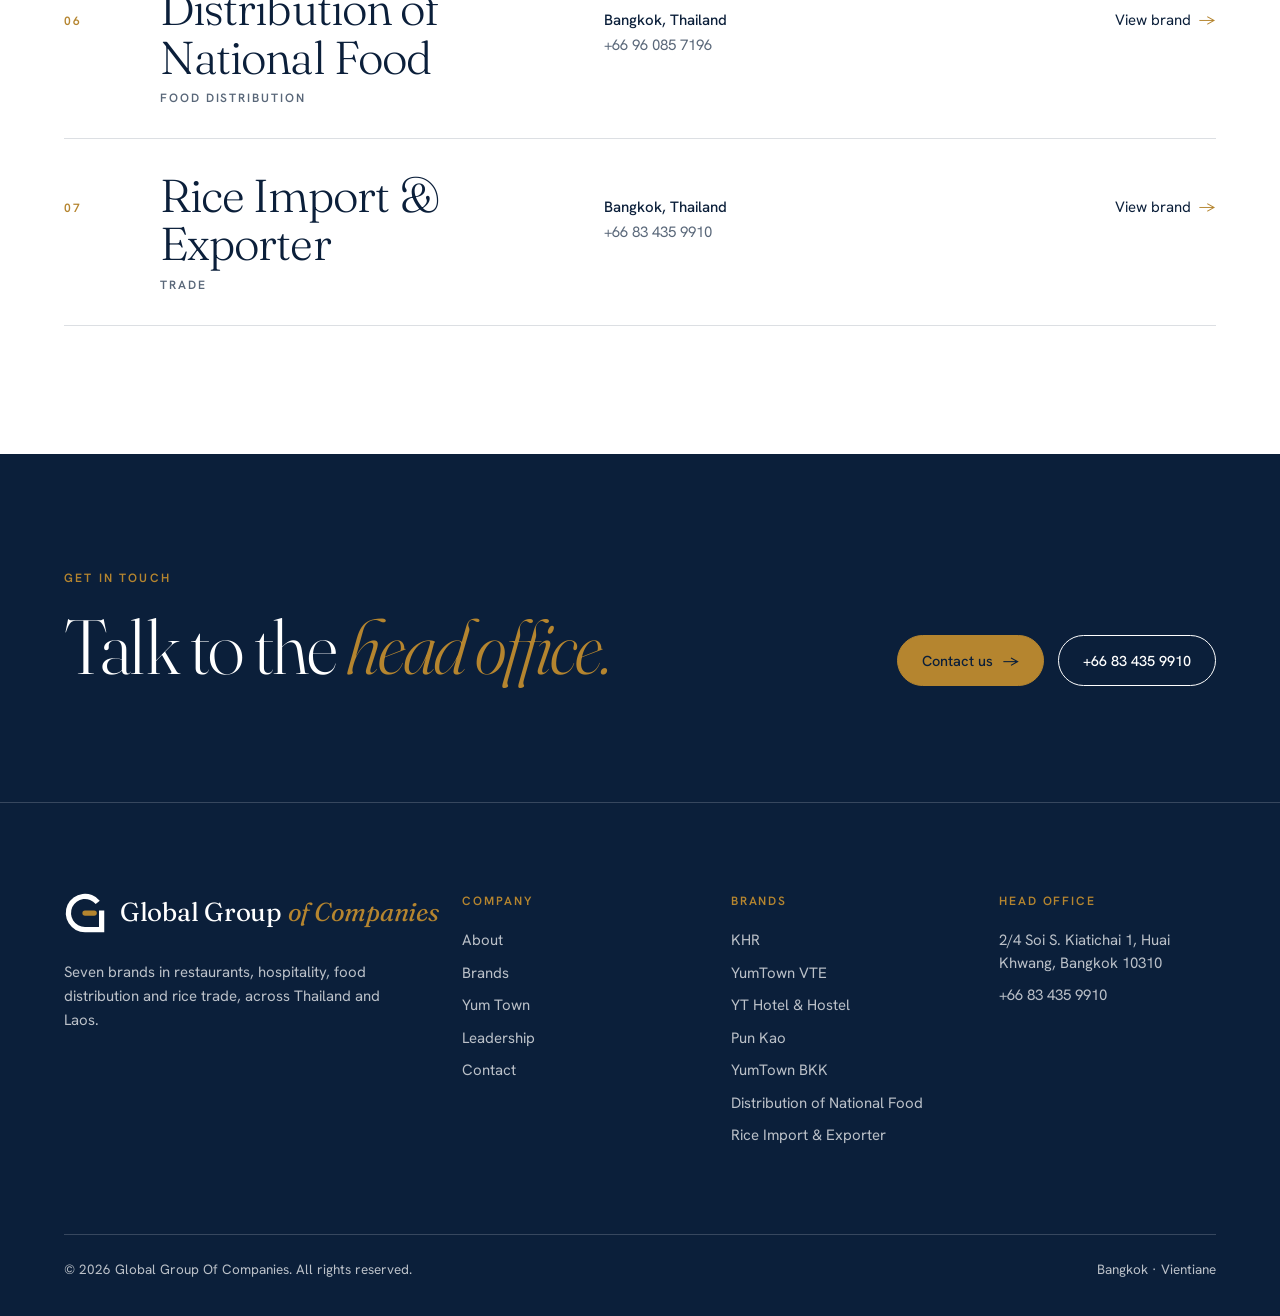
<file: brands.html>
<!DOCTYPE html>
<html lang="en">
<head>
<meta charset="utf-8">
<meta name="viewport" content="width=device-width, initial-scale=1">
<title>Our Brands | Global Group Of Companies</title>
<meta name="description" content="The seven brands of Global Group Of Companies: KHR, YumTown Vientiane, YT Hotel & Hostel, Pun Kao, YumTown Bangkok, Distribution of National Food and Rice Import & Exporter.">
<meta name="theme-color" content="#0B1F3A">
<meta property="og:title" content="Our Brands | Global Group Of Companies">
<meta property="og:description" content="The seven brands of Global Group Of Companies: KHR, YumTown Vientiane, YT Hotel & Hostel, Pun Kao, YumTown Bangkok, Distribution of National Food and Rice Import & Exporter.">
<meta property="og:type" content="website">
<link rel="icon" href="assets/favicon.svg" type="image/svg+xml">
<link rel="apple-touch-icon" href="assets/apple-touch-icon.png">
<link rel="preconnect" href="https://fonts.googleapis.com">
<link rel="preconnect" href="https://fonts.gstatic.com" crossorigin>
<link href="https://fonts.googleapis.com/css2?family=Fraunces:ital,opsz,wght@0,9..144,300..600;1,9..144,300..500&family=Hanken+Grotesk:wght@400;500;600&display=swap" rel="stylesheet">
<link rel="stylesheet" href="assets/style.css">
<script>document.documentElement.classList.add('js');</script>
</head>
<body>

<header class="site-header">
  <div class="wrap nav">
    <a href="index.html" class="wordmark" aria-label="Global Group Of Companies, home"><svg class="logo-mark" viewBox="0 0 48 48" aria-hidden="true" focusable="false"><path fill="currentColor" d="M40.85 9.86A22 22 0 1 0 24 46H46V21H40V40H24A16 16 0 1 1 36.26 13.72Z"/><path fill="#B5852F" d="M24 21H34.5A3 3 0 0 1 34.5 27H24A3 3 0 0 1 24 21Z"/></svg><span class="wm-text">Global Group <em>of Companies</em></span></a>
    <nav class="nav-links" id="nav-links" aria-label="Main">
      <a href="about.html">About</a>
      <a href="brands.html" aria-current="page">Brands</a>
      <a href="yum-town.html">Yum Town</a>
      <a href="leadership.html">Leadership</a>
      <a href="contact.html" class="btn">Contact <span class="arrow" aria-hidden="true">&rarr;</span></a>
    </nav>
    <button class="nav-toggle" id="nav-toggle" aria-label="Open menu" aria-expanded="false" aria-controls="nav-links"><span></span><span></span></button>
  </div>
</header>

<main>

<section class="page-hero">
  <div class="wrap">
    <nav class="crumbs reveal" aria-label="Breadcrumb">
      <a href="index.html">Home</a>
      <span aria-hidden="true">/</span> <span aria-current="page">Brands</span>
    </nav>
    <p class="eyebrow reveal">Our brands</p>
    <h1 class="display reveal" style="--d:.08s">Seven <em>houses.</em></h1>
    <p class="lede reveal" style="--d:.16s">Each brand runs under its own name. All of them answer to the same head office in Bangkok.</p>
    <div class="rule"></div>
  </div>
</section>

<section class="section" style="padding-top:0">
  <div class="wrap">
    <div class="group-label reveal"><h3>Vientiane</h3><span>4 brands &middot; Laos</span></div>
    <div class="brand-list">
      <a class="brand reveal" href="brands/khr.html">
        <span class="brand-no">01</span>
        <h3 class="brand-name">KHR<span class="brand-kind">Vientiane</span></h3>
        <p class="brand-where"><b>Vientiane, Laos</b>+856 20 97 878 660</p>
        <p class="brand-go">View brand<span class="arrow" aria-hidden="true">&rarr;</span></p>
      </a>
      <a class="brand reveal" href="brands/yumtown-vientiane.html">
        <span class="brand-no">02</span>
        <h3 class="brand-name">YumTown VTE<span class="brand-kind">Restaurant</span></h3>
        <p class="brand-where"><b>Vientiane, Laos</b>+856 20 54 186 839</p>
        <p class="brand-go">View brand<span class="arrow" aria-hidden="true">&rarr;</span></p>
      </a>
      <a class="brand reveal" href="brands/yt-hotel-hostel.html">
        <span class="brand-no">03</span>
        <h3 class="brand-name">YT Hotel &amp; Hostel<span class="brand-kind">Hospitality</span></h3>
        <p class="brand-where"><b>Vientiane, Laos</b>+856 20 97 878 660</p>
        <p class="brand-go">View brand<span class="arrow" aria-hidden="true">&rarr;</span></p>
      </a>
      <a class="brand reveal" href="brands/pun-kao.html">
        <span class="brand-no">04</span>
        <h3 class="brand-name">Pun Kao<span class="brand-kind">Restaurant</span></h3>
        <p class="brand-where"><b>Vientiane, Laos</b>+856 20 22 284 486</p>
        <p class="brand-go">View brand<span class="arrow" aria-hidden="true">&rarr;</span></p>
      </a>
    </div>
    <div class="group-label reveal"><h3>Bangkok</h3><span>3 brands &middot; Thailand</span></div>
    <div class="brand-list">
      <a class="brand reveal" href="brands/yumtown-bangkok.html">
        <span class="brand-no">05</span>
        <h3 class="brand-name">YumTown BKK<span class="brand-kind">Restaurant</span></h3>
        <p class="brand-where"><b>Bangkok, Thailand</b>+66 83 435 9910</p>
        <p class="brand-go">View brand<span class="arrow" aria-hidden="true">&rarr;</span></p>
      </a>
      <a class="brand reveal" href="brands/distribution-of-national-food.html">
        <span class="brand-no">06</span>
        <h3 class="brand-name">Distribution of National Food<span class="brand-kind">Food distribution</span></h3>
        <p class="brand-where"><b>Bangkok, Thailand</b>+66 96 085 7196</p>
        <p class="brand-go">View brand<span class="arrow" aria-hidden="true">&rarr;</span></p>
      </a>
      <a class="brand reveal" href="brands/rice-import-export.html">
        <span class="brand-no">07</span>
        <h3 class="brand-name">Rice Import &amp; Exporter<span class="brand-kind">Trade</span></h3>
        <p class="brand-where"><b>Bangkok, Thailand</b>+66 83 435 9910</p>
        <p class="brand-go">View brand<span class="arrow" aria-hidden="true">&rarr;</span></p>
      </a>
    </div>
  </div>
</section>

<section class="cta dark">
  <div class="wrap cta-grid">
    <div>
      <p class="eyebrow reveal">Get in touch</p>
      <h2 class="display reveal" style="--d:.08s">Talk to the <em>head office.</em></h2>
    </div>
    <div class="actions reveal" style="--d:.16s">
      <a class="btn solid" href="contact.html">Contact us <span class="arrow" aria-hidden="true">&rarr;</span></a>
      <a class="btn" href="tel:+66834359910">+66 83 435 9910</a>
    </div>
  </div>
</section>
</main>

<footer class="site-footer">
  <div class="wrap">
    <div class="foot-grid">
      <div>
        <a href="index.html" class="wordmark"><svg class="logo-mark" viewBox="0 0 48 48" aria-hidden="true" focusable="false"><path fill="currentColor" d="M40.85 9.86A22 22 0 1 0 24 46H46V21H40V40H24A16 16 0 1 1 36.26 13.72Z"/><path fill="#B5852F" d="M24 21H34.5A3 3 0 0 1 34.5 27H24A3 3 0 0 1 24 21Z"/></svg><span class="wm-text">Global Group <em>of Companies</em></span></a>
        <p>Seven brands in restaurants, hospitality, food distribution and rice trade, across Thailand and Laos.</p>
      </div>
      <div>
        <h4>Company</h4>
        <ul>
          <li><a href="about.html">About</a></li>
          <li><a href="brands.html">Brands</a></li>
          <li><a href="yum-town.html">Yum Town</a></li>
          <li><a href="leadership.html">Leadership</a></li>
          <li><a href="contact.html">Contact</a></li>
        </ul>
      </div>
      <div>
        <h4>Brands</h4>
        <ul>
          <li><a href="brands/khr.html">KHR</a></li>
          <li><a href="brands/yumtown-vientiane.html">YumTown VTE</a></li>
          <li><a href="brands/yt-hotel-hostel.html">YT Hotel &amp; Hostel</a></li>
          <li><a href="brands/pun-kao.html">Pun Kao</a></li>
          <li><a href="brands/yumtown-bangkok.html">YumTown BKK</a></li>
          <li><a href="brands/distribution-of-national-food.html">Distribution of National Food</a></li>
          <li><a href="brands/rice-import-export.html">Rice Import &amp; Exporter</a></li>
        </ul>
      </div>
      <div>
        <h4>Head office</h4>
        <ul>
          <li>2/4 Soi S. Kiatichai 1, Huai Khwang, Bangkok 10310</li>
          <li><a href="tel:+66834359910">+66 83 435 9910</a></li>
        </ul>
      </div>
    </div>
    <div class="foot-base">
      <span>&copy; <span data-year>2026</span> Global Group Of Companies. All rights reserved.</span>
      <span>Bangkok &middot; Vientiane</span>
    </div>
  </div>
</footer>

<script src="assets/main.js"></script>
</body>
</html>
</file>
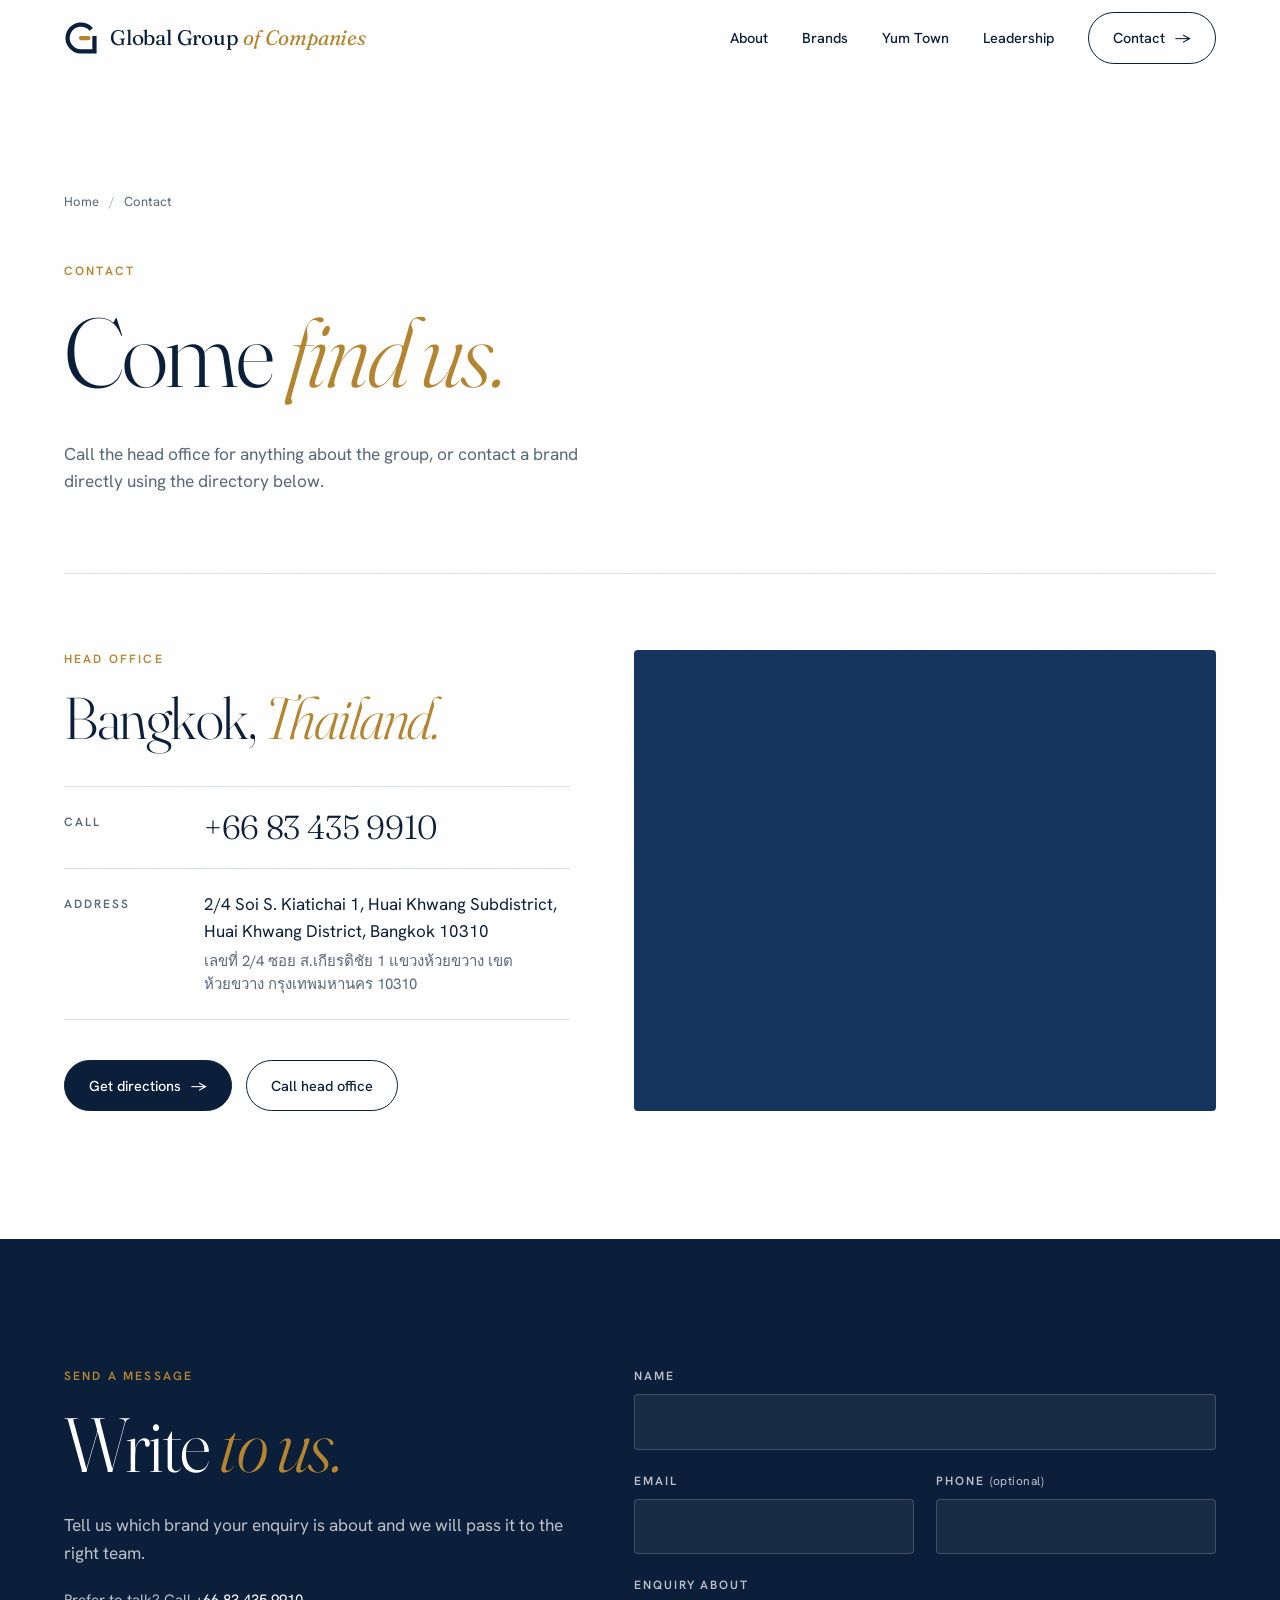
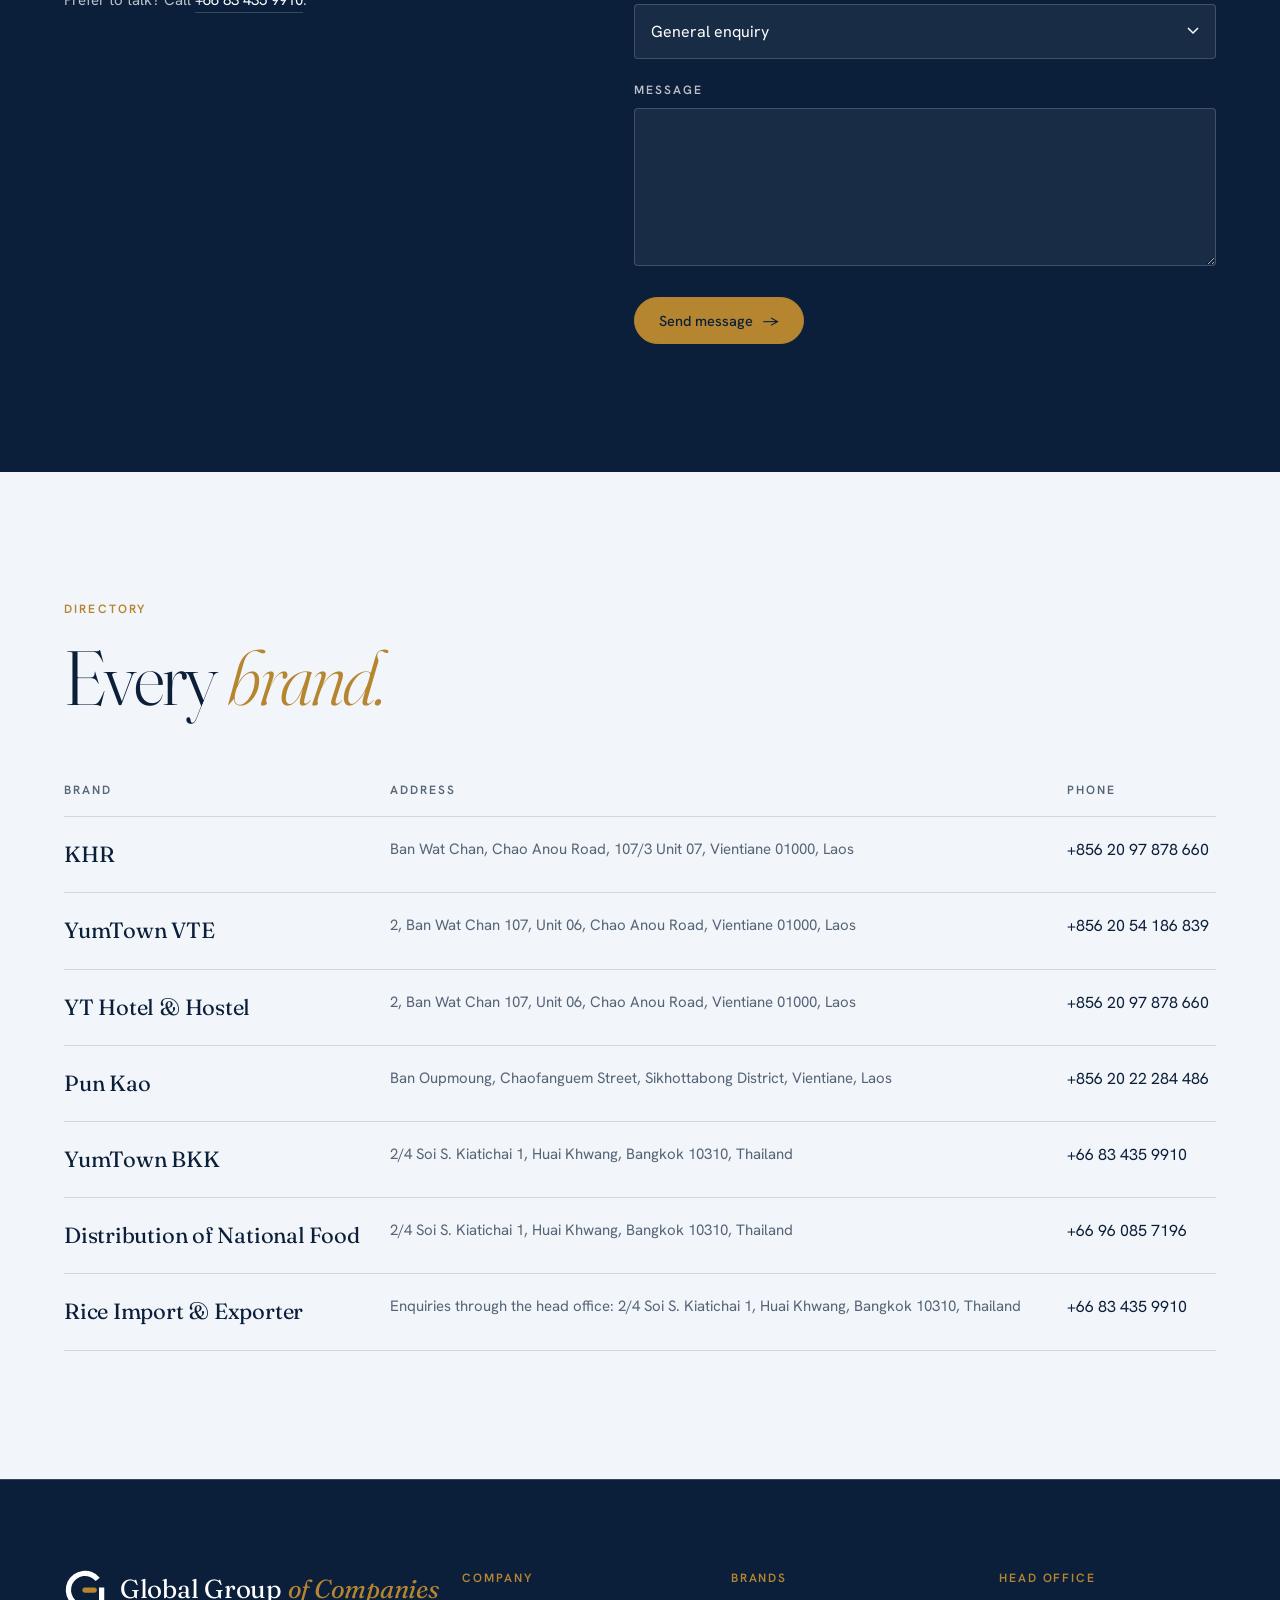
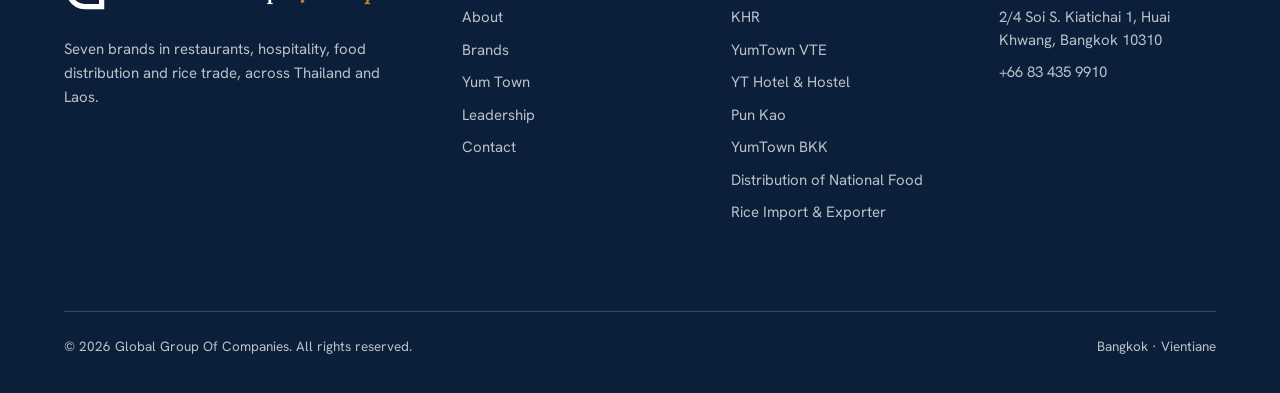
<file: contact.html>
<!DOCTYPE html>
<html lang="en">
<head>
<meta charset="utf-8">
<meta name="viewport" content="width=device-width, initial-scale=1">
<title>Contact | Global Group Of Companies</title>
<meta name="description" content="Contact Global Group Of Companies. Head office at 2/4 Soi S. Kiatichai 1, Huai Khwang, Bangkok 10310. Phone +66 83 435 9910. Directory of all seven brands.">
<meta name="theme-color" content="#0B1F3A">
<meta property="og:title" content="Contact | Global Group Of Companies">
<meta property="og:description" content="Contact Global Group Of Companies. Head office at 2/4 Soi S. Kiatichai 1, Huai Khwang, Bangkok 10310. Phone +66 83 435 9910. Directory of all seven brands.">
<meta property="og:type" content="website">
<link rel="icon" href="assets/favicon.svg" type="image/svg+xml">
<link rel="apple-touch-icon" href="assets/apple-touch-icon.png">
<link rel="preconnect" href="https://fonts.googleapis.com">
<link rel="preconnect" href="https://fonts.gstatic.com" crossorigin>
<link href="https://fonts.googleapis.com/css2?family=Fraunces:ital,opsz,wght@0,9..144,300..600;1,9..144,300..500&family=Hanken+Grotesk:wght@400;500;600&display=swap" rel="stylesheet">
<link rel="stylesheet" href="assets/style.css">
<script>document.documentElement.classList.add('js');</script>
</head>
<body>

<header class="site-header">
  <div class="wrap nav">
    <a href="index.html" class="wordmark" aria-label="Global Group Of Companies, home"><svg class="logo-mark" viewBox="0 0 48 48" aria-hidden="true" focusable="false"><path fill="currentColor" d="M40.85 9.86A22 22 0 1 0 24 46H46V21H40V40H24A16 16 0 1 1 36.26 13.72Z"/><path fill="#B5852F" d="M24 21H34.5A3 3 0 0 1 34.5 27H24A3 3 0 0 1 24 21Z"/></svg><span class="wm-text">Global Group <em>of Companies</em></span></a>
    <nav class="nav-links" id="nav-links" aria-label="Main">
      <a href="about.html">About</a>
      <a href="brands.html">Brands</a>
      <a href="yum-town.html">Yum Town</a>
      <a href="leadership.html">Leadership</a>
      <a href="contact.html" class="btn" aria-current="page">Contact <span class="arrow" aria-hidden="true">&rarr;</span></a>
    </nav>
    <button class="nav-toggle" id="nav-toggle" aria-label="Open menu" aria-expanded="false" aria-controls="nav-links"><span></span><span></span></button>
  </div>
</header>

<main>

<section class="page-hero">
  <div class="wrap">
    <nav class="crumbs reveal" aria-label="Breadcrumb">
      <a href="index.html">Home</a>
      <span aria-hidden="true">/</span> <span aria-current="page">Contact</span>
    </nav>
    <p class="eyebrow reveal">Contact</p>
    <h1 class="display reveal" style="--d:.08s">Come <em>find us.</em></h1>
    <p class="lede reveal" style="--d:.16s">Call the head office for anything about the group, or contact a brand directly using the directory below.</p>
    <div class="rule"></div>
  </div>
</section>

<section class="section" style="padding-top:0">
  <div class="wrap">
    <div class="detail-grid">
      <div>
        <p class="eyebrow reveal">Head office</p>
        <h2 class="display reveal" style="--d:.08s">Bangkok, <em>Thailand.</em></h2>
        <dl class="info reveal">
          <div><dt>Call</dt><dd><a class="tel" href="tel:+66834359910">+66 83 435 9910</a></dd></div>
          <div><dt>Address</dt><dd>2/4 Soi S. Kiatichai 1, Huai Khwang Subdistrict, Huai Khwang District, Bangkok 10310<small lang="th">เลขที่ 2/4 ซอย ส.เกียรติชัย 1 แขวงห้วยขวาง เขตห้วยขวาง กรุงเทพมหานคร 10310</small></dd></div>
        </dl>
        <div class="actions reveal">
          <a class="btn solid" href="https://www.google.com/maps/dir/?api=1&destination=13.778218%2C100.578529" target="_blank" rel="noopener">Get directions <span class="arrow" aria-hidden="true">&rarr;</span></a>
          <a class="btn" href="tel:+66834359910">Call head office</a>
        </div>
      </div>
      <div class="map reveal">
        <iframe title="Map: Global Group Of Companies head office, Huai Khwang, Bangkok" loading="lazy" referrerpolicy="no-referrer-when-downgrade" src="https://www.google.com/maps?q=13.778218%2C100.578529&z=16&output=embed"></iframe>
      </div>
    </div>
  </div>
</section>

<section class="section dark" id="enquiry">
  <div class="wrap">
    <div class="form-grid">
      <div>
        <p class="eyebrow reveal">Send a message</p>
        <h2 class="display reveal" style="--d:.08s">Write <em>to us.</em></h2>
        <p class="lede reveal" style="--d:.16s">Tell us which brand your enquiry is about and we will pass it to the right team.</p>
        <p class="form-note reveal" style="--d:.24s">Prefer to talk? Call <a href="tel:+66834359910">+66 83 435 9910</a>.</p>
      </div>
      <div class="reveal" style="--d:.1s">
        <div class="form-done" id="form-done" role="status" hidden>
          <h3>Thank you.</h3>
          <p>Your message has been sent. We will reply as soon as we can.</p>
        </div>
        <form class="form" id="contact-form" action="https://formsubmit.co/globalgroupofcompanies001@gmail.com" method="POST">
          <input type="hidden" name="_subject" value="New enquiry from the Global Group website">
          <input type="hidden" name="_template" value="table">
          <input type="hidden" name="_next" value="">
          <p class="hp" aria-hidden="true"><label>Leave this empty <input type="text" name="_honey" tabindex="-1" autocomplete="off"></label></p>
          <div class="field">
            <label for="f-name">Name</label>
            <input id="f-name" name="name" type="text" autocomplete="name" required maxlength="100">
          </div>
          <div class="field-row">
            <div class="field">
              <label for="f-email">Email</label>
              <input id="f-email" name="email" type="email" autocomplete="email" required maxlength="150">
            </div>
            <div class="field">
              <label for="f-phone">Phone <span>(optional)</span></label>
              <input id="f-phone" name="phone" type="tel" autocomplete="tel" maxlength="30">
            </div>
          </div>
          <div class="field">
            <label for="f-brand">Enquiry about</label>
            <select id="f-brand" name="brand">
              <option>General enquiry</option>
              <option>KHR</option>
              <option>YumTown VTE</option>
              <option>YT Hotel &amp; Hostel</option>
              <option>Pun Kao</option>
              <option>YumTown BKK</option>
              <option>Distribution of National Food</option>
              <option>Rice Import &amp; Exporter</option>
            </select>
          </div>
          <div class="field">
            <label for="f-message">Message</label>
            <textarea id="f-message" name="message" rows="5" required maxlength="3000"></textarea>
          </div>
          <button class="btn solid" type="submit">Send message <span class="arrow" aria-hidden="true">&rarr;</span></button>
        </form>
      </div>
    </div>
  </div>
</section>

<section class="section tint">
  <div class="wrap">
    <div class="section-head">
      <div>
        <p class="eyebrow reveal">Directory</p>
        <h2 class="display reveal" style="--d:.08s">Every <em>brand.</em></h2>
      </div>
    </div>
    <table class="directory reveal">
      <thead><tr><th>Brand</th><th>Address</th><th>Phone</th></tr></thead>
      <tbody>
        <tr>
          <td><a href="brands/khr.html">KHR</a></td>
          <td>Ban Wat Chan, Chao Anou Road, 107/3 Unit 07, Vientiane 01000, Laos</td>
          <td><a href="tel:+8562097878660">+856 20 97 878 660</a></td>
        </tr>
        <tr>
          <td><a href="brands/yumtown-vientiane.html">YumTown VTE</a></td>
          <td>2, Ban Wat Chan 107, Unit 06, Chao Anou Road, Vientiane 01000, Laos</td>
          <td><a href="tel:+8562054186839">+856 20 54 186 839</a></td>
        </tr>
        <tr>
          <td><a href="brands/yt-hotel-hostel.html">YT Hotel &amp; Hostel</a></td>
          <td>2, Ban Wat Chan 107, Unit 06, Chao Anou Road, Vientiane 01000, Laos</td>
          <td><a href="tel:+8562097878660">+856 20 97 878 660</a></td>
        </tr>
        <tr>
          <td><a href="brands/pun-kao.html">Pun Kao</a></td>
          <td>Ban Oupmoung, Chaofanguem Street, Sikhottabong District, Vientiane, Laos</td>
          <td><a href="tel:+8562022284486">+856 20 22 284 486</a></td>
        </tr>
        <tr>
          <td><a href="brands/yumtown-bangkok.html">YumTown BKK</a></td>
          <td>2/4 Soi S. Kiatichai 1, Huai Khwang, Bangkok 10310, Thailand</td>
          <td><a href="tel:+66834359910">+66 83 435 9910</a></td>
        </tr>
        <tr>
          <td><a href="brands/distribution-of-national-food.html">Distribution of National Food</a></td>
          <td>2/4 Soi S. Kiatichai 1, Huai Khwang, Bangkok 10310, Thailand</td>
          <td><a href="tel:+66960857196">+66 96 085 7196</a></td>
        </tr>
        <tr>
          <td><a href="brands/rice-import-export.html">Rice Import &amp; Exporter</a></td>
          <td>Enquiries through the head office: 2/4 Soi S. Kiatichai 1, Huai Khwang, Bangkok 10310, Thailand</td>
          <td><a href="tel:+66834359910">+66 83 435 9910</a></td>
        </tr>
      </tbody>
    </table>
  </div>
</section>
</main>

<footer class="site-footer">
  <div class="wrap">
    <div class="foot-grid">
      <div>
        <a href="index.html" class="wordmark"><svg class="logo-mark" viewBox="0 0 48 48" aria-hidden="true" focusable="false"><path fill="currentColor" d="M40.85 9.86A22 22 0 1 0 24 46H46V21H40V40H24A16 16 0 1 1 36.26 13.72Z"/><path fill="#B5852F" d="M24 21H34.5A3 3 0 0 1 34.5 27H24A3 3 0 0 1 24 21Z"/></svg><span class="wm-text">Global Group <em>of Companies</em></span></a>
        <p>Seven brands in restaurants, hospitality, food distribution and rice trade, across Thailand and Laos.</p>
      </div>
      <div>
        <h4>Company</h4>
        <ul>
          <li><a href="about.html">About</a></li>
          <li><a href="brands.html">Brands</a></li>
          <li><a href="yum-town.html">Yum Town</a></li>
          <li><a href="leadership.html">Leadership</a></li>
          <li><a href="contact.html">Contact</a></li>
        </ul>
      </div>
      <div>
        <h4>Brands</h4>
        <ul>
          <li><a href="brands/khr.html">KHR</a></li>
          <li><a href="brands/yumtown-vientiane.html">YumTown VTE</a></li>
          <li><a href="brands/yt-hotel-hostel.html">YT Hotel &amp; Hostel</a></li>
          <li><a href="brands/pun-kao.html">Pun Kao</a></li>
          <li><a href="brands/yumtown-bangkok.html">YumTown BKK</a></li>
          <li><a href="brands/distribution-of-national-food.html">Distribution of National Food</a></li>
          <li><a href="brands/rice-import-export.html">Rice Import &amp; Exporter</a></li>
        </ul>
      </div>
      <div>
        <h4>Head office</h4>
        <ul>
          <li>2/4 Soi S. Kiatichai 1, Huai Khwang, Bangkok 10310</li>
          <li><a href="tel:+66834359910">+66 83 435 9910</a></li>
        </ul>
      </div>
    </div>
    <div class="foot-base">
      <span>&copy; <span data-year>2026</span> Global Group Of Companies. All rights reserved.</span>
      <span>Bangkok &middot; Vientiane</span>
    </div>
  </div>
</footer>

<script src="assets/main.js"></script>
</body>
</html>
</file>
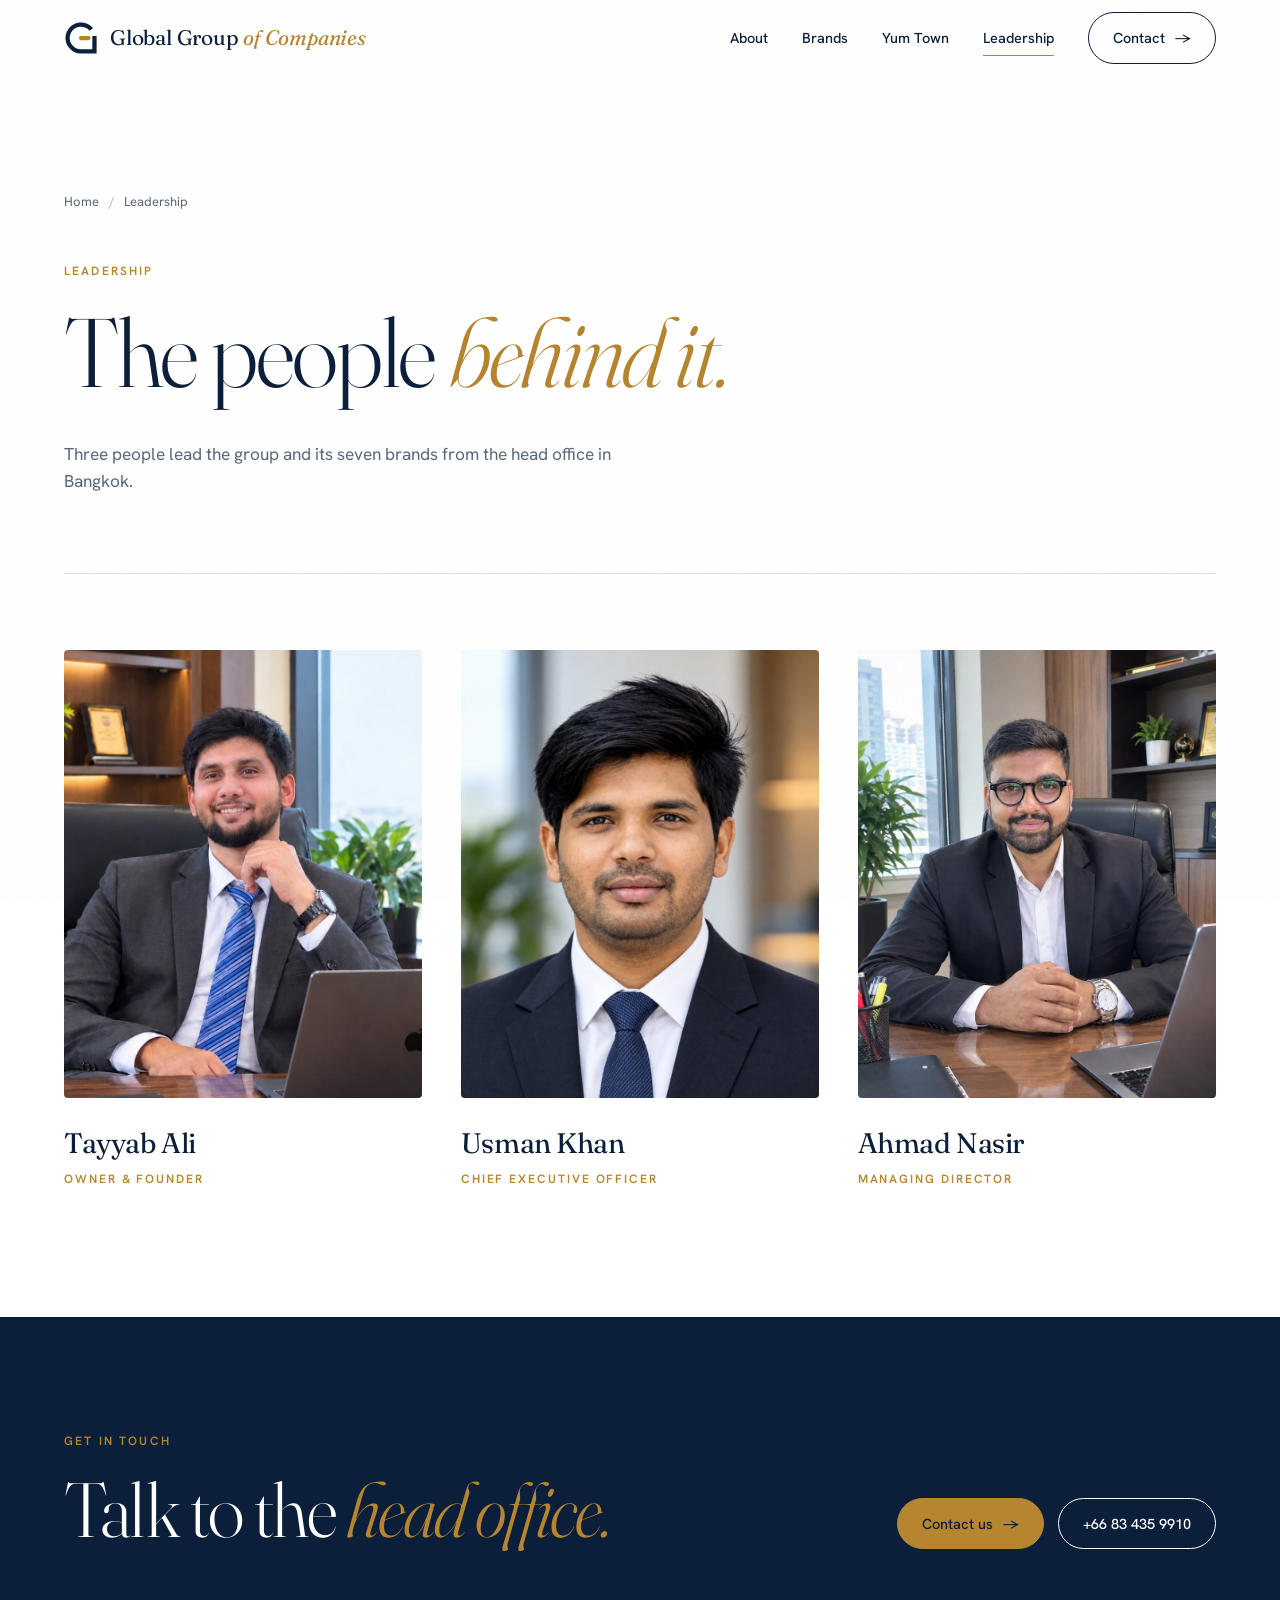
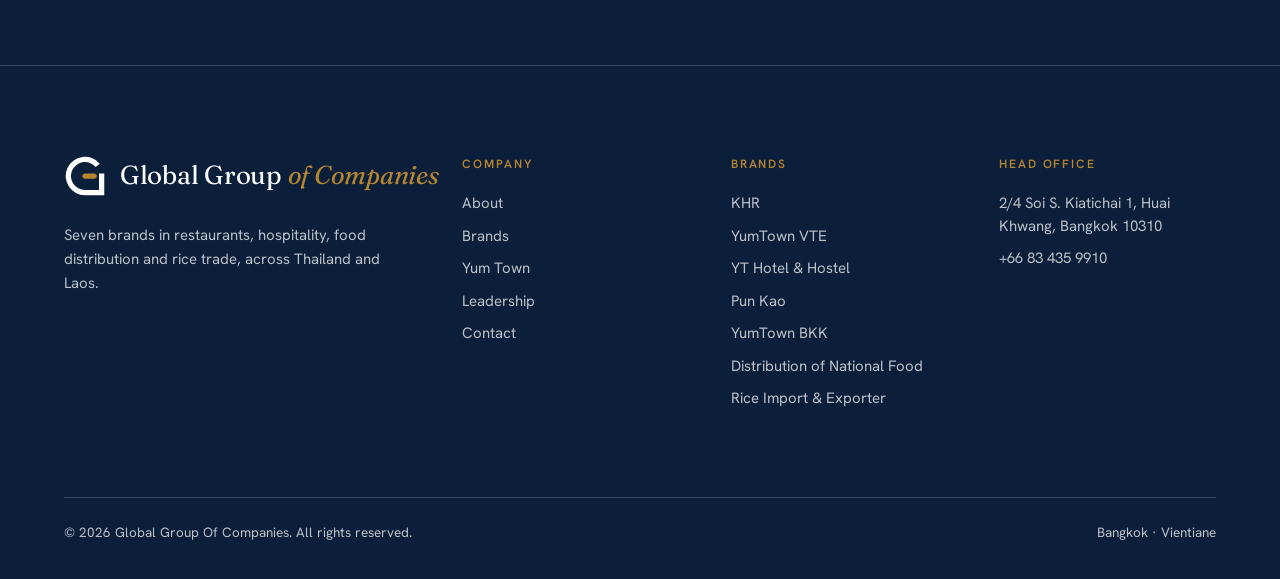
<file: leadership.html>
<!DOCTYPE html>
<html lang="en">
<head>
<meta charset="utf-8">
<meta name="viewport" content="width=device-width, initial-scale=1">
<title>Leadership | Global Group Of Companies</title>
<meta name="description" content="The leadership of Global Group Of Companies: Tayyab Ali, Owner and Founder; Usman Khan, Chief Executive Officer; Ahmad Nasir, Managing Director.">
<meta name="theme-color" content="#0B1F3A">
<meta property="og:title" content="Leadership | Global Group Of Companies">
<meta property="og:description" content="The leadership of Global Group Of Companies: Tayyab Ali, Owner and Founder; Usman Khan, Chief Executive Officer; Ahmad Nasir, Managing Director.">
<meta property="og:type" content="website">
<link rel="icon" href="assets/favicon.svg" type="image/svg+xml">
<link rel="apple-touch-icon" href="assets/apple-touch-icon.png">
<link rel="preconnect" href="https://fonts.googleapis.com">
<link rel="preconnect" href="https://fonts.gstatic.com" crossorigin>
<link href="https://fonts.googleapis.com/css2?family=Fraunces:ital,opsz,wght@0,9..144,300..600;1,9..144,300..500&family=Hanken+Grotesk:wght@400;500;600&display=swap" rel="stylesheet">
<link rel="stylesheet" href="assets/style.css">
<script>document.documentElement.classList.add('js');</script>
</head>
<body>

<header class="site-header">
  <div class="wrap nav">
    <a href="index.html" class="wordmark" aria-label="Global Group Of Companies, home"><svg class="logo-mark" viewBox="0 0 48 48" aria-hidden="true" focusable="false"><path fill="currentColor" d="M40.85 9.86A22 22 0 1 0 24 46H46V21H40V40H24A16 16 0 1 1 36.26 13.72Z"/><path fill="#B5852F" d="M24 21H34.5A3 3 0 0 1 34.5 27H24A3 3 0 0 1 24 21Z"/></svg><span class="wm-text">Global Group <em>of Companies</em></span></a>
    <nav class="nav-links" id="nav-links" aria-label="Main">
      <a href="about.html">About</a>
      <a href="brands.html">Brands</a>
      <a href="yum-town.html">Yum Town</a>
      <a href="leadership.html" aria-current="page">Leadership</a>
      <a href="contact.html" class="btn">Contact <span class="arrow" aria-hidden="true">&rarr;</span></a>
    </nav>
    <button class="nav-toggle" id="nav-toggle" aria-label="Open menu" aria-expanded="false" aria-controls="nav-links"><span></span><span></span></button>
  </div>
</header>

<main>

<section class="page-hero">
  <div class="wrap">
    <nav class="crumbs reveal" aria-label="Breadcrumb">
      <a href="index.html">Home</a>
      <span aria-hidden="true">/</span> <span aria-current="page">Leadership</span>
    </nav>
    <p class="eyebrow reveal">Leadership</p>
    <h1 class="display reveal" style="--d:.08s">The people <em>behind it.</em></h1>
    <p class="lede reveal" style="--d:.16s">Three people lead the group and its seven brands from the head office in Bangkok.</p>
    <div class="rule"></div>
  </div>
</section>

<section class="section" style="padding-top:0">
  <div class="wrap">

    <div class="people-grid">
      <div class="person reveal" style="--d:0.0s">
        <div class="portrait"><img src="images/tayyab-ali.jpg" alt="Tayyab Ali" decoding="async"></div>
        <h3>Tayyab Ali</h3>
        <p class="role">Owner &amp; Founder</p>
      </div>
      <div class="person reveal" style="--d:0.1s">
        <div class="portrait"><img src="images/usman-khan.jpg" alt="Usman Khan" decoding="async"></div>
        <h3>Usman Khan</h3>
        <p class="role">Chief Executive Officer</p>
      </div>
      <div class="person reveal" style="--d:0.2s">
        <div class="portrait"><img src="images/ahmad-nasir.jpg" alt="Ahmad Nasir" decoding="async"></div>
        <h3>Ahmad Nasir</h3>
        <p class="role">Managing Director</p>
      </div>
    </div>
  </div>
</section>

<section class="cta dark">
  <div class="wrap cta-grid">
    <div>
      <p class="eyebrow reveal">Get in touch</p>
      <h2 class="display reveal" style="--d:.08s">Talk to the <em>head office.</em></h2>
    </div>
    <div class="actions reveal" style="--d:.16s">
      <a class="btn solid" href="contact.html">Contact us <span class="arrow" aria-hidden="true">&rarr;</span></a>
      <a class="btn" href="tel:+66834359910">+66 83 435 9910</a>
    </div>
  </div>
</section>
</main>

<footer class="site-footer">
  <div class="wrap">
    <div class="foot-grid">
      <div>
        <a href="index.html" class="wordmark"><svg class="logo-mark" viewBox="0 0 48 48" aria-hidden="true" focusable="false"><path fill="currentColor" d="M40.85 9.86A22 22 0 1 0 24 46H46V21H40V40H24A16 16 0 1 1 36.26 13.72Z"/><path fill="#B5852F" d="M24 21H34.5A3 3 0 0 1 34.5 27H24A3 3 0 0 1 24 21Z"/></svg><span class="wm-text">Global Group <em>of Companies</em></span></a>
        <p>Seven brands in restaurants, hospitality, food distribution and rice trade, across Thailand and Laos.</p>
      </div>
      <div>
        <h4>Company</h4>
        <ul>
          <li><a href="about.html">About</a></li>
          <li><a href="brands.html">Brands</a></li>
          <li><a href="yum-town.html">Yum Town</a></li>
          <li><a href="leadership.html">Leadership</a></li>
          <li><a href="contact.html">Contact</a></li>
        </ul>
      </div>
      <div>
        <h4>Brands</h4>
        <ul>
          <li><a href="brands/khr.html">KHR</a></li>
          <li><a href="brands/yumtown-vientiane.html">YumTown VTE</a></li>
          <li><a href="brands/yt-hotel-hostel.html">YT Hotel &amp; Hostel</a></li>
          <li><a href="brands/pun-kao.html">Pun Kao</a></li>
          <li><a href="brands/yumtown-bangkok.html">YumTown BKK</a></li>
          <li><a href="brands/distribution-of-national-food.html">Distribution of National Food</a></li>
          <li><a href="brands/rice-import-export.html">Rice Import &amp; Exporter</a></li>
        </ul>
      </div>
      <div>
        <h4>Head office</h4>
        <ul>
          <li>2/4 Soi S. Kiatichai 1, Huai Khwang, Bangkok 10310</li>
          <li><a href="tel:+66834359910">+66 83 435 9910</a></li>
        </ul>
      </div>
    </div>
    <div class="foot-base">
      <span>&copy; <span data-year>2026</span> Global Group Of Companies. All rights reserved.</span>
      <span>Bangkok &middot; Vientiane</span>
    </div>
  </div>
</footer>

<script src="assets/main.js"></script>
</body>
</html>
</file>
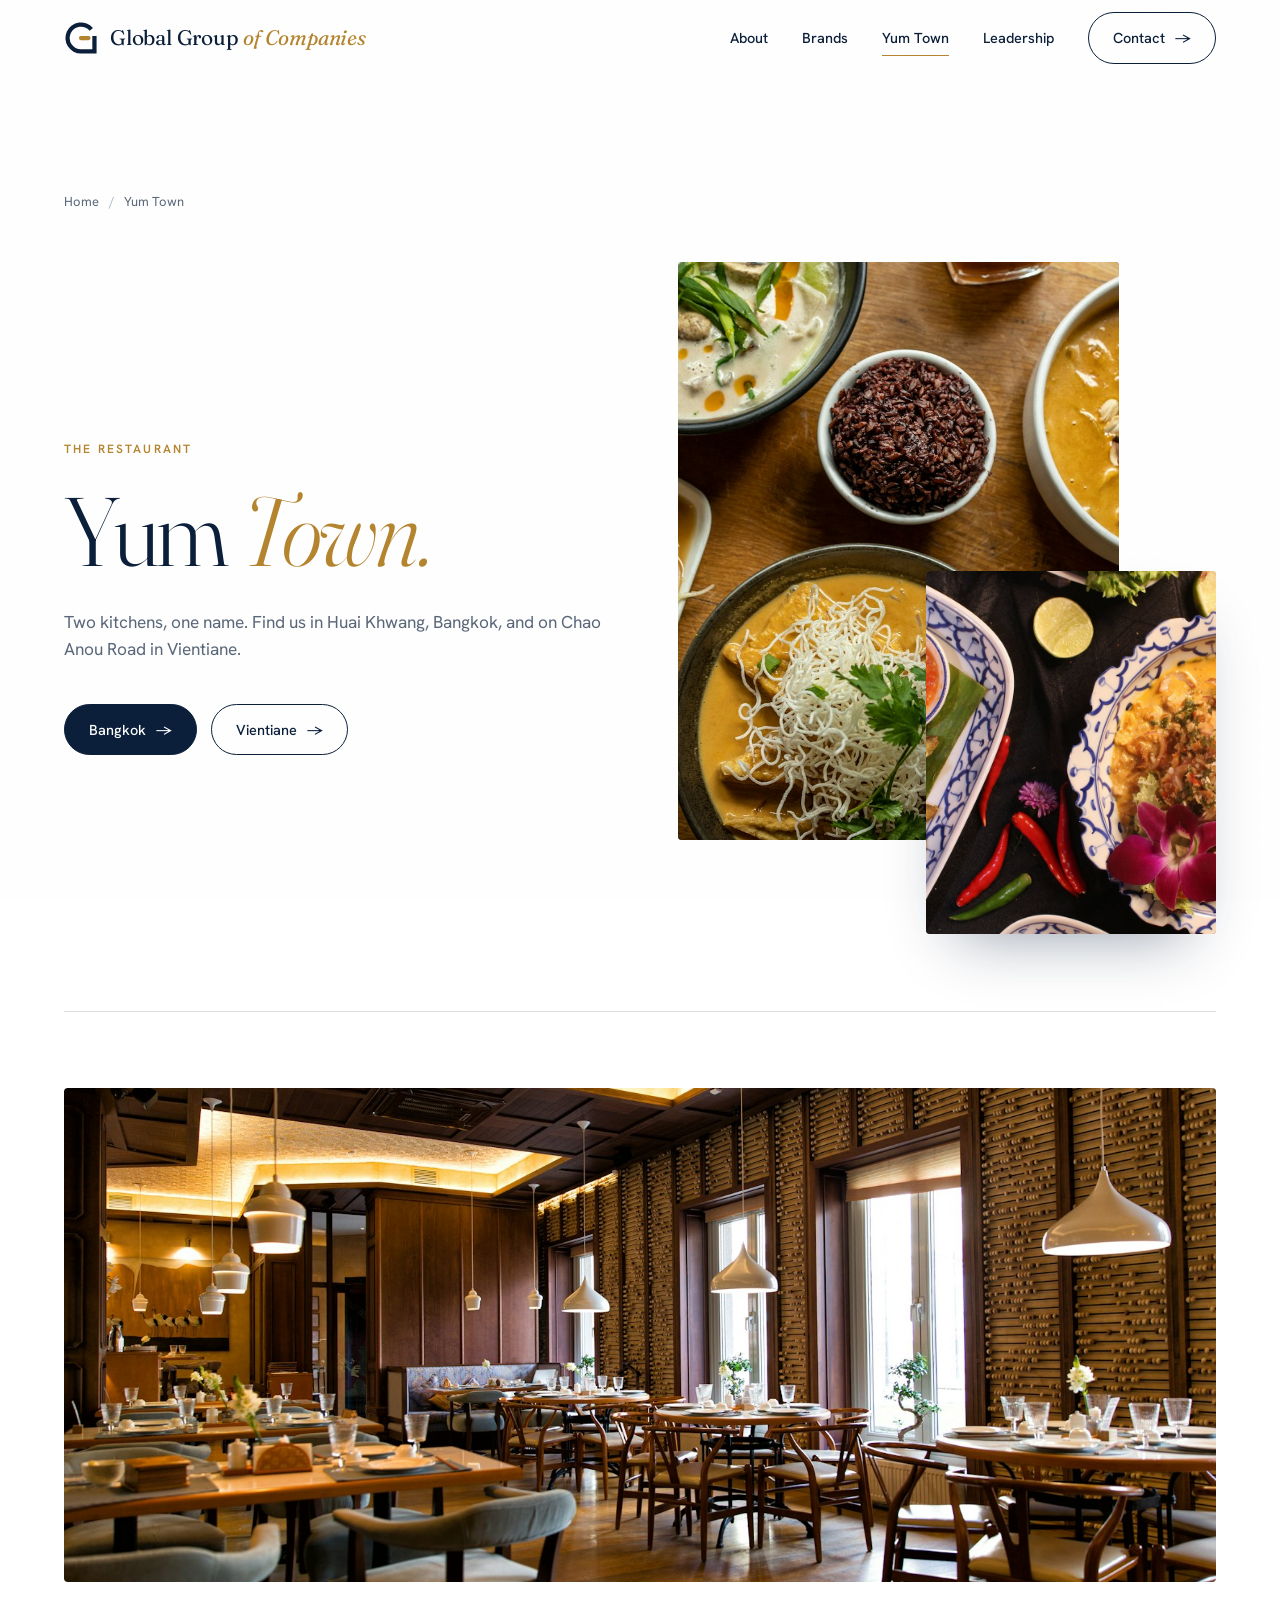
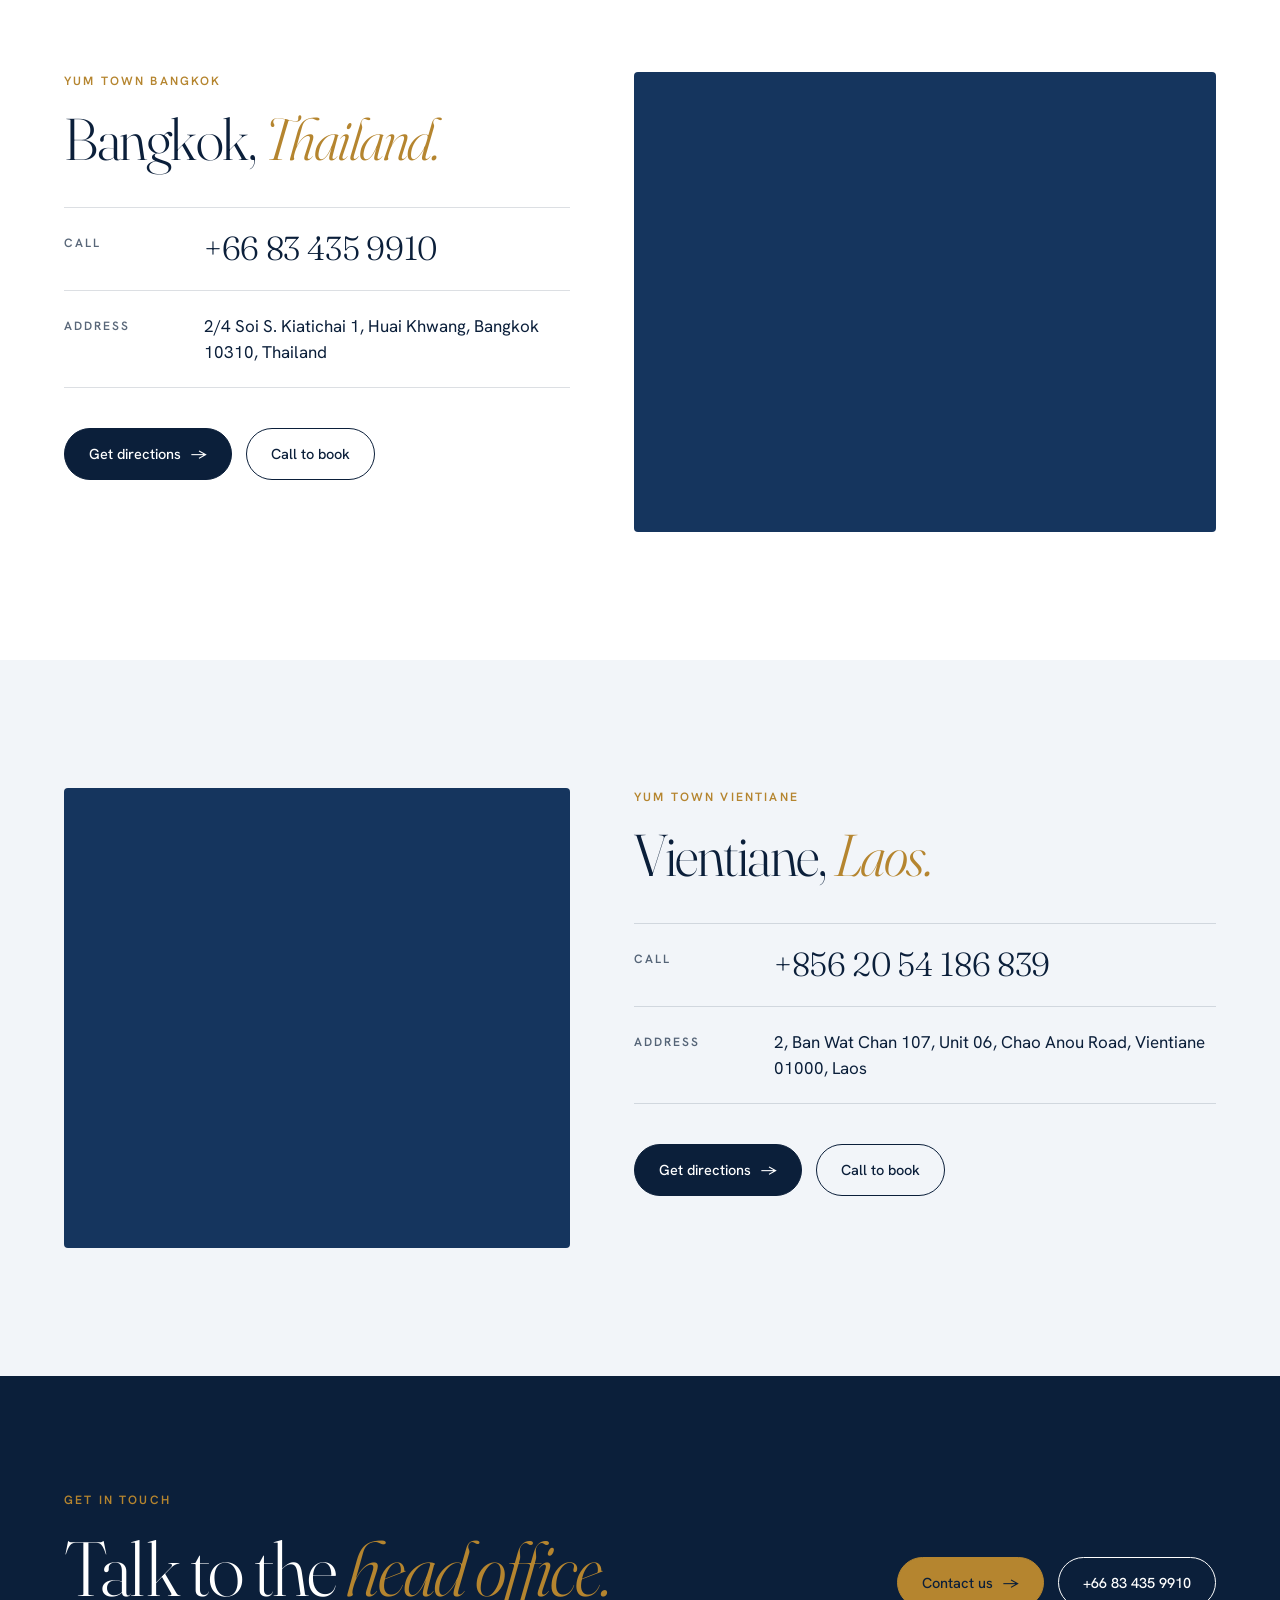
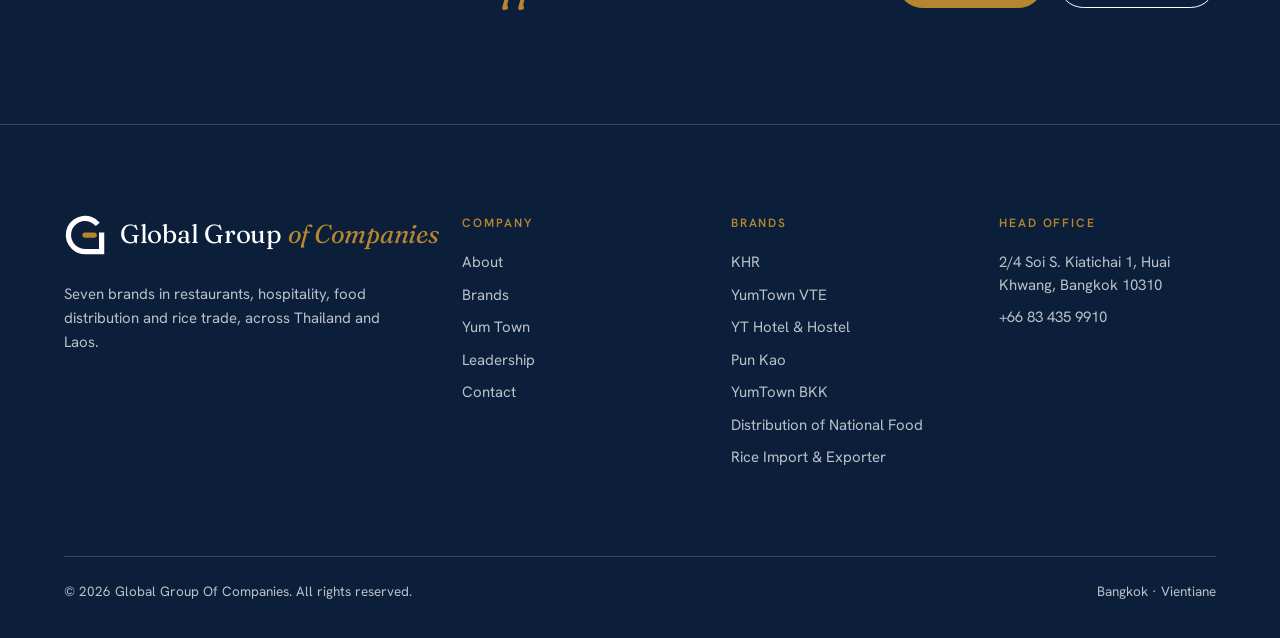
<file: yum-town.html>
<!DOCTYPE html>
<html lang="en">
<head>
<meta charset="utf-8">
<meta name="viewport" content="width=device-width, initial-scale=1">
<title>Yum Town Restaurant | Bangkok &amp; Vientiane</title>
<meta name="description" content="Yum Town restaurant in Huai Khwang, Bangkok and on Chao Anou Road, Vientiane. Addresses, phone numbers and directions.">
<meta name="theme-color" content="#0B1F3A">
<meta property="og:title" content="Yum Town Restaurant | Bangkok &amp; Vientiane">
<meta property="og:description" content="Yum Town restaurant in Huai Khwang, Bangkok and on Chao Anou Road, Vientiane. Addresses, phone numbers and directions.">
<meta property="og:type" content="website">
<link rel="icon" href="assets/favicon.svg" type="image/svg+xml">
<link rel="apple-touch-icon" href="assets/apple-touch-icon.png">
<link rel="preconnect" href="https://fonts.googleapis.com">
<link rel="preconnect" href="https://fonts.gstatic.com" crossorigin>
<link href="https://fonts.googleapis.com/css2?family=Fraunces:ital,opsz,wght@0,9..144,300..600;1,9..144,300..500&family=Hanken+Grotesk:wght@400;500;600&display=swap" rel="stylesheet">
<link rel="stylesheet" href="assets/style.css">
<script>document.documentElement.classList.add('js');</script>
</head>
<body>

<header class="site-header">
  <div class="wrap nav">
    <a href="index.html" class="wordmark" aria-label="Global Group Of Companies, home"><svg class="logo-mark" viewBox="0 0 48 48" aria-hidden="true" focusable="false"><path fill="currentColor" d="M40.85 9.86A22 22 0 1 0 24 46H46V21H40V40H24A16 16 0 1 1 36.26 13.72Z"/><path fill="#B5852F" d="M24 21H34.5A3 3 0 0 1 34.5 27H24A3 3 0 0 1 24 21Z"/></svg><span class="wm-text">Global Group <em>of Companies</em></span></a>
    <nav class="nav-links" id="nav-links" aria-label="Main">
      <a href="about.html">About</a>
      <a href="brands.html">Brands</a>
      <a href="yum-town.html" aria-current="page">Yum Town</a>
      <a href="leadership.html">Leadership</a>
      <a href="contact.html" class="btn">Contact <span class="arrow" aria-hidden="true">&rarr;</span></a>
    </nav>
    <button class="nav-toggle" id="nav-toggle" aria-label="Open menu" aria-expanded="false" aria-controls="nav-links"><span></span><span></span></button>
  </div>
</header>

<main>

<section class="page-hero">
  <div class="wrap">
    <nav class="crumbs reveal" aria-label="Breadcrumb">
      <a href="index.html">Home</a> <span aria-hidden="true">/</span> <span aria-current="page">Yum Town</span>
    </nav>
    <div class="feature-grid">
      <div>
        <p class="eyebrow reveal">The restaurant</p>
        <h1 class="display reveal" style="--d:.08s">Yum <em>Town.</em></h1>
        <p class="lede reveal" style="--d:.16s">Two kitchens, one name. Find us in Huai Khwang, Bangkok, and on Chao Anou Road in Vientiane.</p>
        <div class="actions reveal" style="--d:.24s">
          <a class="btn solid" href="#bangkok">Bangkok <span class="arrow" aria-hidden="true">&rarr;</span></a>
          <a class="btn" href="#vientiane">Vientiane <span class="arrow" aria-hidden="true">&rarr;</span></a>
        </div>
      </div>

      <div class="plates reveal">
        <div class="plate one" data-depth="10"><img src="images/food-spread.jpg" alt="A table of Thai dishes seen from above" width="1600" height="900" decoding="async"></div>
        <div class="plate two" data-depth="-16"><img src="images/food-plates.jpg" alt="Thai dishes served on patterned plates" width="1600" height="900" decoding="async"></div>
      </div>
    </div>
    <div class="rule"></div>
  </div>
</section>

<section class="banner-wrap">
  <div class="wrap">
    <figure class="banner reveal"><img src="images/restaurant.jpg" alt="Restaurant dining room with set tables" width="1600" height="900" decoding="async"></figure>
  </div>
</section>
<div id="bangkok">
<section class="section">
  <div class="wrap">
    <div class="detail-grid">
      <div>
        <p class="eyebrow reveal">Yum Town Bangkok</p>
        <h2 class="display reveal" style="--d:.08s">Bangkok, <em>Thailand.</em></h2>
        <dl class="info reveal">
          <div><dt>Call</dt><dd><a class="tel" href="tel:+66834359910">+66 83 435 9910</a></dd></div>
          <div><dt>Address</dt><dd>2/4 Soi S. Kiatichai 1, Huai Khwang, Bangkok 10310, Thailand</dd></div>
        </dl>
        <div class="actions reveal">
          <a class="btn solid" href="https://www.google.com/maps/dir/?api=1&destination=13.778218%2C100.578529" target="_blank" rel="noopener">Get directions <span class="arrow" aria-hidden="true">&rarr;</span></a>
          <a class="btn" href="tel:+66834359910">Call to book</a>
        </div>
      </div>
      <div class="map reveal">
        <iframe title="Map: Yum Town Bangkok" loading="lazy" referrerpolicy="no-referrer-when-downgrade" src="https://www.google.com/maps?q=13.778218%2C100.578529&z=16&output=embed"></iframe>
      </div>
    </div>
  </div>
</section></div>
<div id="vientiane">
<section class="section tint">
  <div class="wrap">
    <div class="detail-grid flip">
      <div>
        <p class="eyebrow reveal">Yum Town Vientiane</p>
        <h2 class="display reveal" style="--d:.08s">Vientiane, <em>Laos.</em></h2>
        <dl class="info reveal">
          <div><dt>Call</dt><dd><a class="tel" href="tel:+8562054186839">+856 20 54 186 839</a></dd></div>
          <div><dt>Address</dt><dd>2, Ban Wat Chan 107, Unit 06, Chao Anou Road, Vientiane 01000, Laos</dd></div>
        </dl>
        <div class="actions reveal">
          <a class="btn solid" href="https://www.google.com/maps/dir/?api=1&destination=Chao%20Anou%20Road%2C%20Ban%20Wat%20Chan%2C%20Vientiane%2C%20Laos" target="_blank" rel="noopener">Get directions <span class="arrow" aria-hidden="true">&rarr;</span></a>
          <a class="btn" href="tel:+8562054186839">Call to book</a>
        </div>
      </div>
      <div class="map reveal">
        <iframe title="Map: Yum Town Vientiane" loading="lazy" referrerpolicy="no-referrer-when-downgrade" src="https://www.google.com/maps?q=Chao%20Anou%20Road%2C%20Ban%20Wat%20Chan%2C%20Vientiane%2C%20Laos&z=16&output=embed"></iframe>
      </div>
    </div>
  </div>
</section></div>

<section class="cta dark">
  <div class="wrap cta-grid">
    <div>
      <p class="eyebrow reveal">Get in touch</p>
      <h2 class="display reveal" style="--d:.08s">Talk to the <em>head office.</em></h2>
    </div>
    <div class="actions reveal" style="--d:.16s">
      <a class="btn solid" href="contact.html">Contact us <span class="arrow" aria-hidden="true">&rarr;</span></a>
      <a class="btn" href="tel:+66834359910">+66 83 435 9910</a>
    </div>
  </div>
</section>
</main>

<footer class="site-footer">
  <div class="wrap">
    <div class="foot-grid">
      <div>
        <a href="index.html" class="wordmark"><svg class="logo-mark" viewBox="0 0 48 48" aria-hidden="true" focusable="false"><path fill="currentColor" d="M40.85 9.86A22 22 0 1 0 24 46H46V21H40V40H24A16 16 0 1 1 36.26 13.72Z"/><path fill="#B5852F" d="M24 21H34.5A3 3 0 0 1 34.5 27H24A3 3 0 0 1 24 21Z"/></svg><span class="wm-text">Global Group <em>of Companies</em></span></a>
        <p>Seven brands in restaurants, hospitality, food distribution and rice trade, across Thailand and Laos.</p>
      </div>
      <div>
        <h4>Company</h4>
        <ul>
          <li><a href="about.html">About</a></li>
          <li><a href="brands.html">Brands</a></li>
          <li><a href="yum-town.html">Yum Town</a></li>
          <li><a href="leadership.html">Leadership</a></li>
          <li><a href="contact.html">Contact</a></li>
        </ul>
      </div>
      <div>
        <h4>Brands</h4>
        <ul>
          <li><a href="brands/khr.html">KHR</a></li>
          <li><a href="brands/yumtown-vientiane.html">YumTown VTE</a></li>
          <li><a href="brands/yt-hotel-hostel.html">YT Hotel &amp; Hostel</a></li>
          <li><a href="brands/pun-kao.html">Pun Kao</a></li>
          <li><a href="brands/yumtown-bangkok.html">YumTown BKK</a></li>
          <li><a href="brands/distribution-of-national-food.html">Distribution of National Food</a></li>
          <li><a href="brands/rice-import-export.html">Rice Import &amp; Exporter</a></li>
        </ul>
      </div>
      <div>
        <h4>Head office</h4>
        <ul>
          <li>2/4 Soi S. Kiatichai 1, Huai Khwang, Bangkok 10310</li>
          <li><a href="tel:+66834359910">+66 83 435 9910</a></li>
        </ul>
      </div>
    </div>
    <div class="foot-base">
      <span>&copy; <span data-year>2026</span> Global Group Of Companies. All rights reserved.</span>
      <span>Bangkok &middot; Vientiane</span>
    </div>
  </div>
</footer>

<script src="assets/main.js"></script>
</body>
</html>
</file>
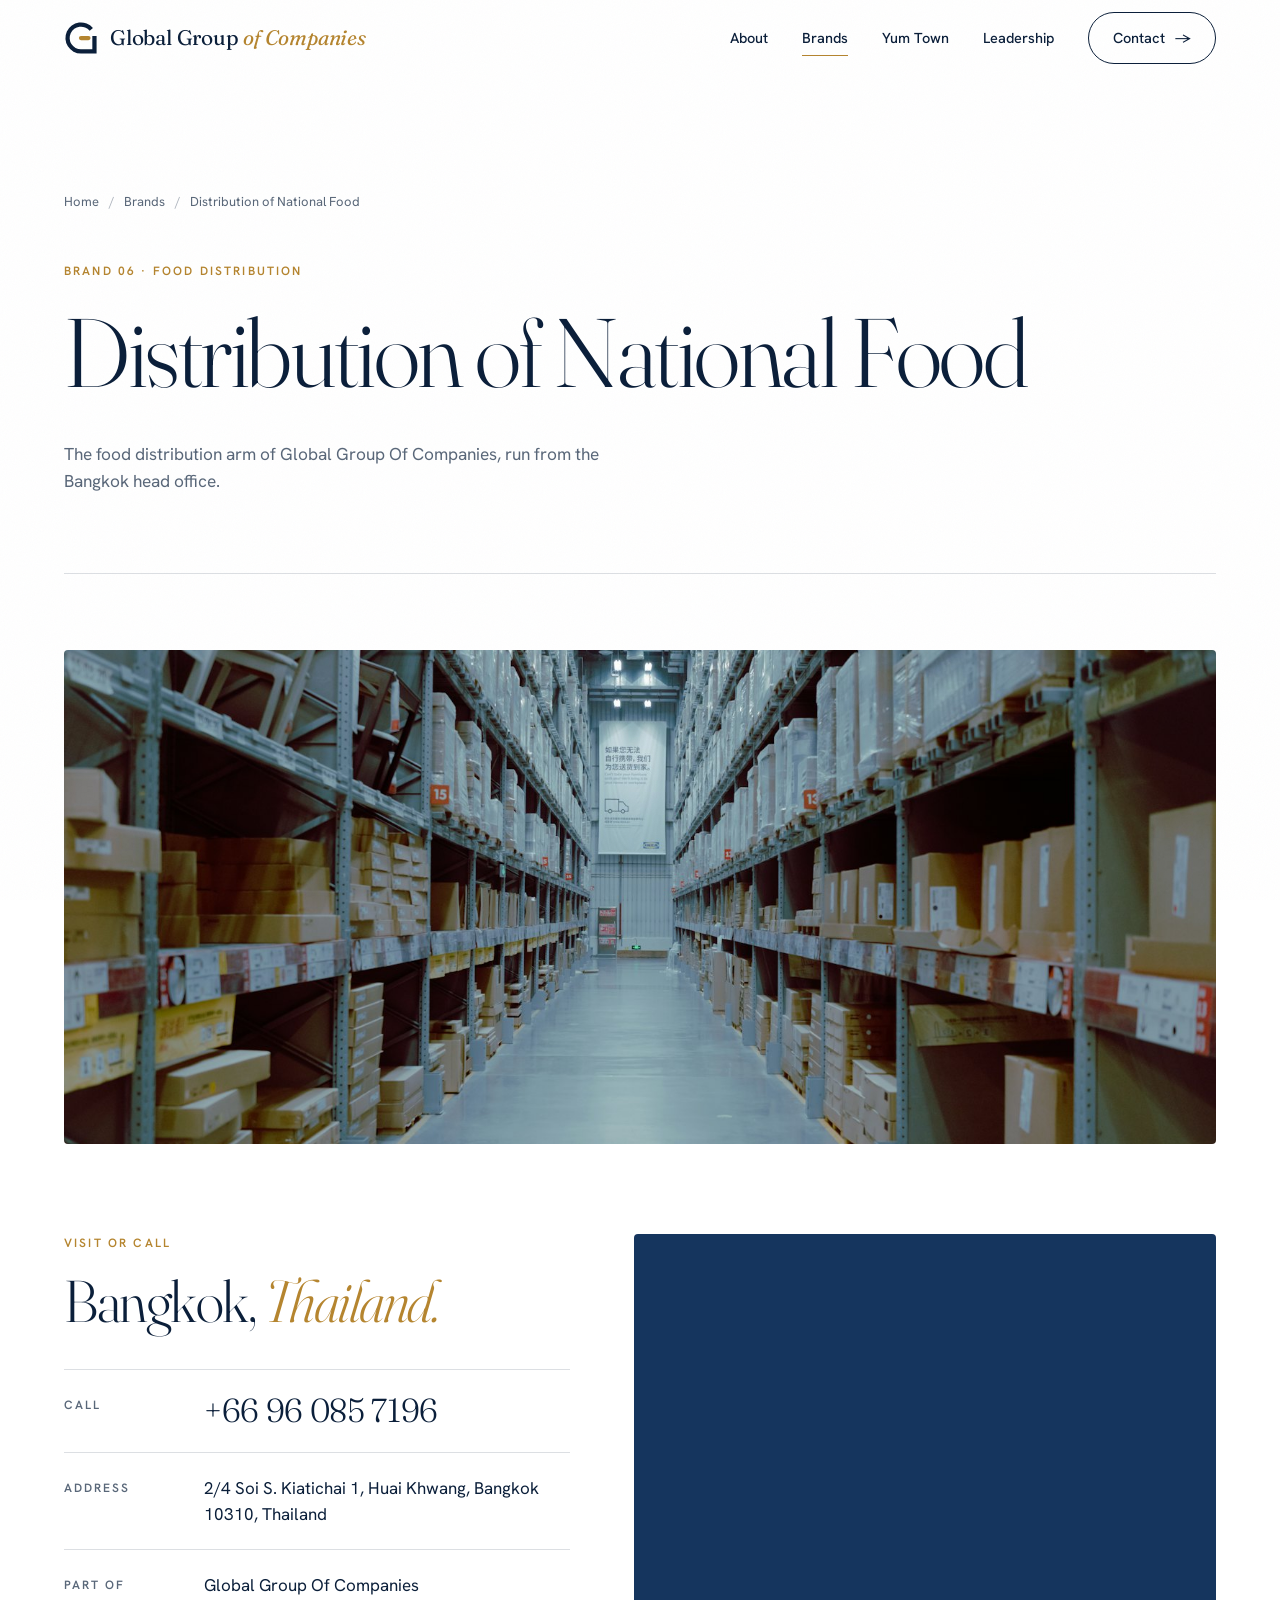
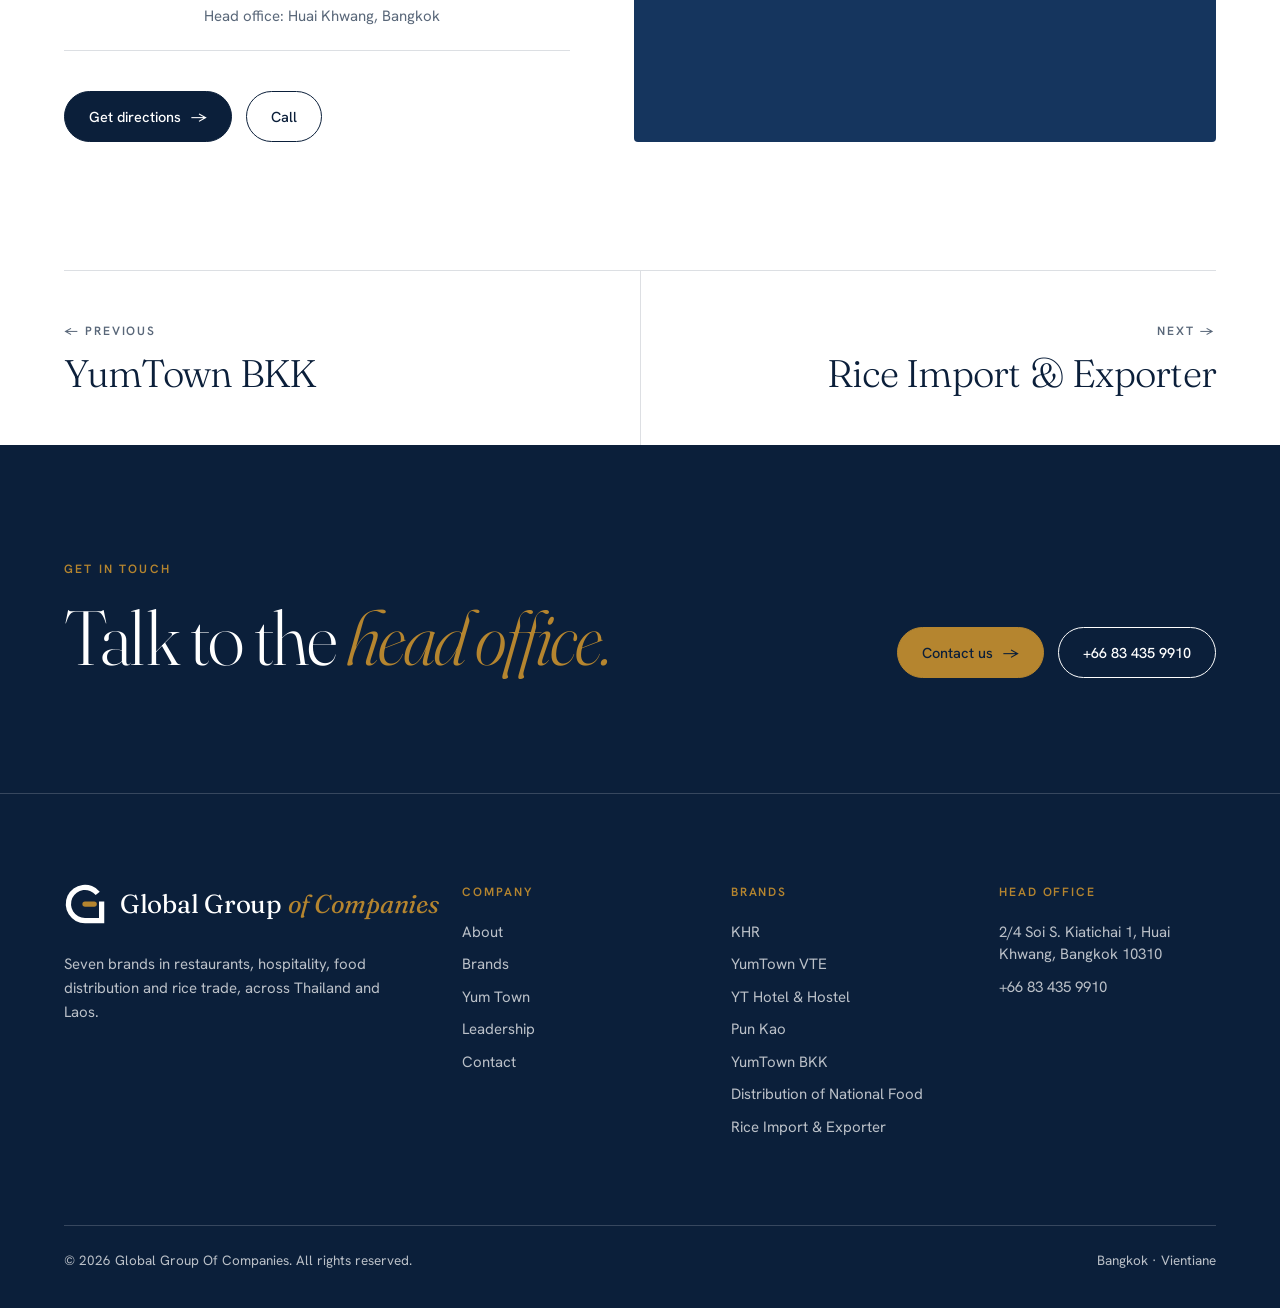
<file: brands/distribution-of-national-food.html>
<!DOCTYPE html>
<html lang="en">
<head>
<meta charset="utf-8">
<meta name="viewport" content="width=device-width, initial-scale=1">
<title>Distribution of National Food | Global Group Of Companies</title>
<meta name="description" content="Distribution of National Food, Bangkok, Thailand. Part of Global Group Of Companies. Address, phone and directions.">
<meta name="theme-color" content="#0B1F3A">
<meta property="og:title" content="Distribution of National Food | Global Group Of Companies">
<meta property="og:description" content="Distribution of National Food, Bangkok, Thailand. Part of Global Group Of Companies. Address, phone and directions.">
<meta property="og:type" content="website">
<link rel="icon" href="../assets/favicon.svg" type="image/svg+xml">
<link rel="apple-touch-icon" href="../assets/apple-touch-icon.png">
<link rel="preconnect" href="https://fonts.googleapis.com">
<link rel="preconnect" href="https://fonts.gstatic.com" crossorigin>
<link href="https://fonts.googleapis.com/css2?family=Fraunces:ital,opsz,wght@0,9..144,300..600;1,9..144,300..500&family=Hanken+Grotesk:wght@400;500;600&display=swap" rel="stylesheet">
<link rel="stylesheet" href="../assets/style.css">
<script>document.documentElement.classList.add('js');</script>
</head>
<body>

<header class="site-header">
  <div class="wrap nav">
    <a href="../index.html" class="wordmark" aria-label="Global Group Of Companies, home"><svg class="logo-mark" viewBox="0 0 48 48" aria-hidden="true" focusable="false"><path fill="currentColor" d="M40.85 9.86A22 22 0 1 0 24 46H46V21H40V40H24A16 16 0 1 1 36.26 13.72Z"/><path fill="#B5852F" d="M24 21H34.5A3 3 0 0 1 34.5 27H24A3 3 0 0 1 24 21Z"/></svg><span class="wm-text">Global Group <em>of Companies</em></span></a>
    <nav class="nav-links" id="nav-links" aria-label="Main">
      <a href="../about.html">About</a>
      <a href="../brands.html" aria-current="page">Brands</a>
      <a href="../yum-town.html">Yum Town</a>
      <a href="../leadership.html">Leadership</a>
      <a href="../contact.html" class="btn">Contact <span class="arrow" aria-hidden="true">&rarr;</span></a>
    </nav>
    <button class="nav-toggle" id="nav-toggle" aria-label="Open menu" aria-expanded="false" aria-controls="nav-links"><span></span><span></span></button>
  </div>
</header>

<main>

<section class="page-hero">
  <div class="wrap">
    <nav class="crumbs reveal" aria-label="Breadcrumb">
      <a href="../index.html">Home</a>
      <span aria-hidden="true">/</span> <a href="../brands.html">Brands</a>
      <span aria-hidden="true">/</span> <span aria-current="page">Distribution of National Food</span>
    </nav>
    <p class="eyebrow reveal">Brand 06 &middot; Food distribution</p>
    <h1 class="display reveal" style="--d:.08s">Distribution of National Food</h1>
    <p class="lede reveal" style="--d:.16s">The food distribution arm of Global Group Of Companies, run from the Bangkok head office.</p>
    <div class="rule"></div>
  </div>
</section>

<section class="banner-wrap">
  <div class="wrap">
    <figure class="banner reveal"><img src="../images/warehouse.jpg" alt="Warehouse aisle with stocked shelves" width="1600" height="900" decoding="async"></figure>
  </div>
</section>

<section class="section">
  <div class="wrap">
    <div class="detail-grid">
      <div>
        <p class="eyebrow reveal">Visit or call</p>
        <h2 class="display reveal" style="--d:.08s">Bangkok, <em>Thailand.</em></h2>
        <dl class="info reveal">
          <div><dt>Call</dt><dd><a class="tel" href="tel:+66960857196">+66 96 085 7196</a></dd></div>
          <div><dt>Address</dt><dd>2/4 Soi S. Kiatichai 1, Huai Khwang, Bangkok 10310, Thailand</dd></div>
          <div><dt>Part of</dt><dd>Global Group Of Companies<small>Head office: Huai Khwang, Bangkok</small></dd></div>
        </dl>
        <div class="actions reveal">
          <a class="btn solid" href="https://www.google.com/maps/dir/?api=1&destination=13.778218%2C100.578529" target="_blank" rel="noopener">Get directions <span class="arrow" aria-hidden="true">&rarr;</span></a>
          <a class="btn" href="tel:+66960857196">Call</a>
        </div>
      </div>
      <div class="map reveal">
        <iframe title="Map: Distribution of National Food, Bangkok" loading="lazy" referrerpolicy="no-referrer-when-downgrade" src="https://www.google.com/maps?q=13.778218%2C100.578529&z=16&output=embed"></iframe>
      </div>
    </div>
  </div>
</section>

<section>
  <div class="wrap">
    <nav class="pager" aria-label="More brands">
      <a href="yumtown-bangkok.html"><small>&larr; Previous</small><b>YumTown BKK</b></a>
      <a href="rice-import-export.html"><small>Next &rarr;</small><b>Rice Import &amp; Exporter</b></a>
    </nav>
  </div>
</section>

<section class="cta dark">
  <div class="wrap cta-grid">
    <div>
      <p class="eyebrow reveal">Get in touch</p>
      <h2 class="display reveal" style="--d:.08s">Talk to the <em>head office.</em></h2>
    </div>
    <div class="actions reveal" style="--d:.16s">
      <a class="btn solid" href="../contact.html">Contact us <span class="arrow" aria-hidden="true">&rarr;</span></a>
      <a class="btn" href="tel:+66834359910">+66 83 435 9910</a>
    </div>
  </div>
</section>
</main>

<footer class="site-footer">
  <div class="wrap">
    <div class="foot-grid">
      <div>
        <a href="../index.html" class="wordmark"><svg class="logo-mark" viewBox="0 0 48 48" aria-hidden="true" focusable="false"><path fill="currentColor" d="M40.85 9.86A22 22 0 1 0 24 46H46V21H40V40H24A16 16 0 1 1 36.26 13.72Z"/><path fill="#B5852F" d="M24 21H34.5A3 3 0 0 1 34.5 27H24A3 3 0 0 1 24 21Z"/></svg><span class="wm-text">Global Group <em>of Companies</em></span></a>
        <p>Seven brands in restaurants, hospitality, food distribution and rice trade, across Thailand and Laos.</p>
      </div>
      <div>
        <h4>Company</h4>
        <ul>
          <li><a href="../about.html">About</a></li>
          <li><a href="../brands.html">Brands</a></li>
          <li><a href="../yum-town.html">Yum Town</a></li>
          <li><a href="../leadership.html">Leadership</a></li>
          <li><a href="../contact.html">Contact</a></li>
        </ul>
      </div>
      <div>
        <h4>Brands</h4>
        <ul>
          <li><a href="../brands/khr.html">KHR</a></li>
          <li><a href="../brands/yumtown-vientiane.html">YumTown VTE</a></li>
          <li><a href="../brands/yt-hotel-hostel.html">YT Hotel &amp; Hostel</a></li>
          <li><a href="../brands/pun-kao.html">Pun Kao</a></li>
          <li><a href="../brands/yumtown-bangkok.html">YumTown BKK</a></li>
          <li><a href="../brands/distribution-of-national-food.html">Distribution of National Food</a></li>
          <li><a href="../brands/rice-import-export.html">Rice Import &amp; Exporter</a></li>
        </ul>
      </div>
      <div>
        <h4>Head office</h4>
        <ul>
          <li>2/4 Soi S. Kiatichai 1, Huai Khwang, Bangkok 10310</li>
          <li><a href="tel:+66834359910">+66 83 435 9910</a></li>
        </ul>
      </div>
    </div>
    <div class="foot-base">
      <span>&copy; <span data-year>2026</span> Global Group Of Companies. All rights reserved.</span>
      <span>Bangkok &middot; Vientiane</span>
    </div>
  </div>
</footer>

<script src="../assets/main.js"></script>
</body>
</html>
</file>
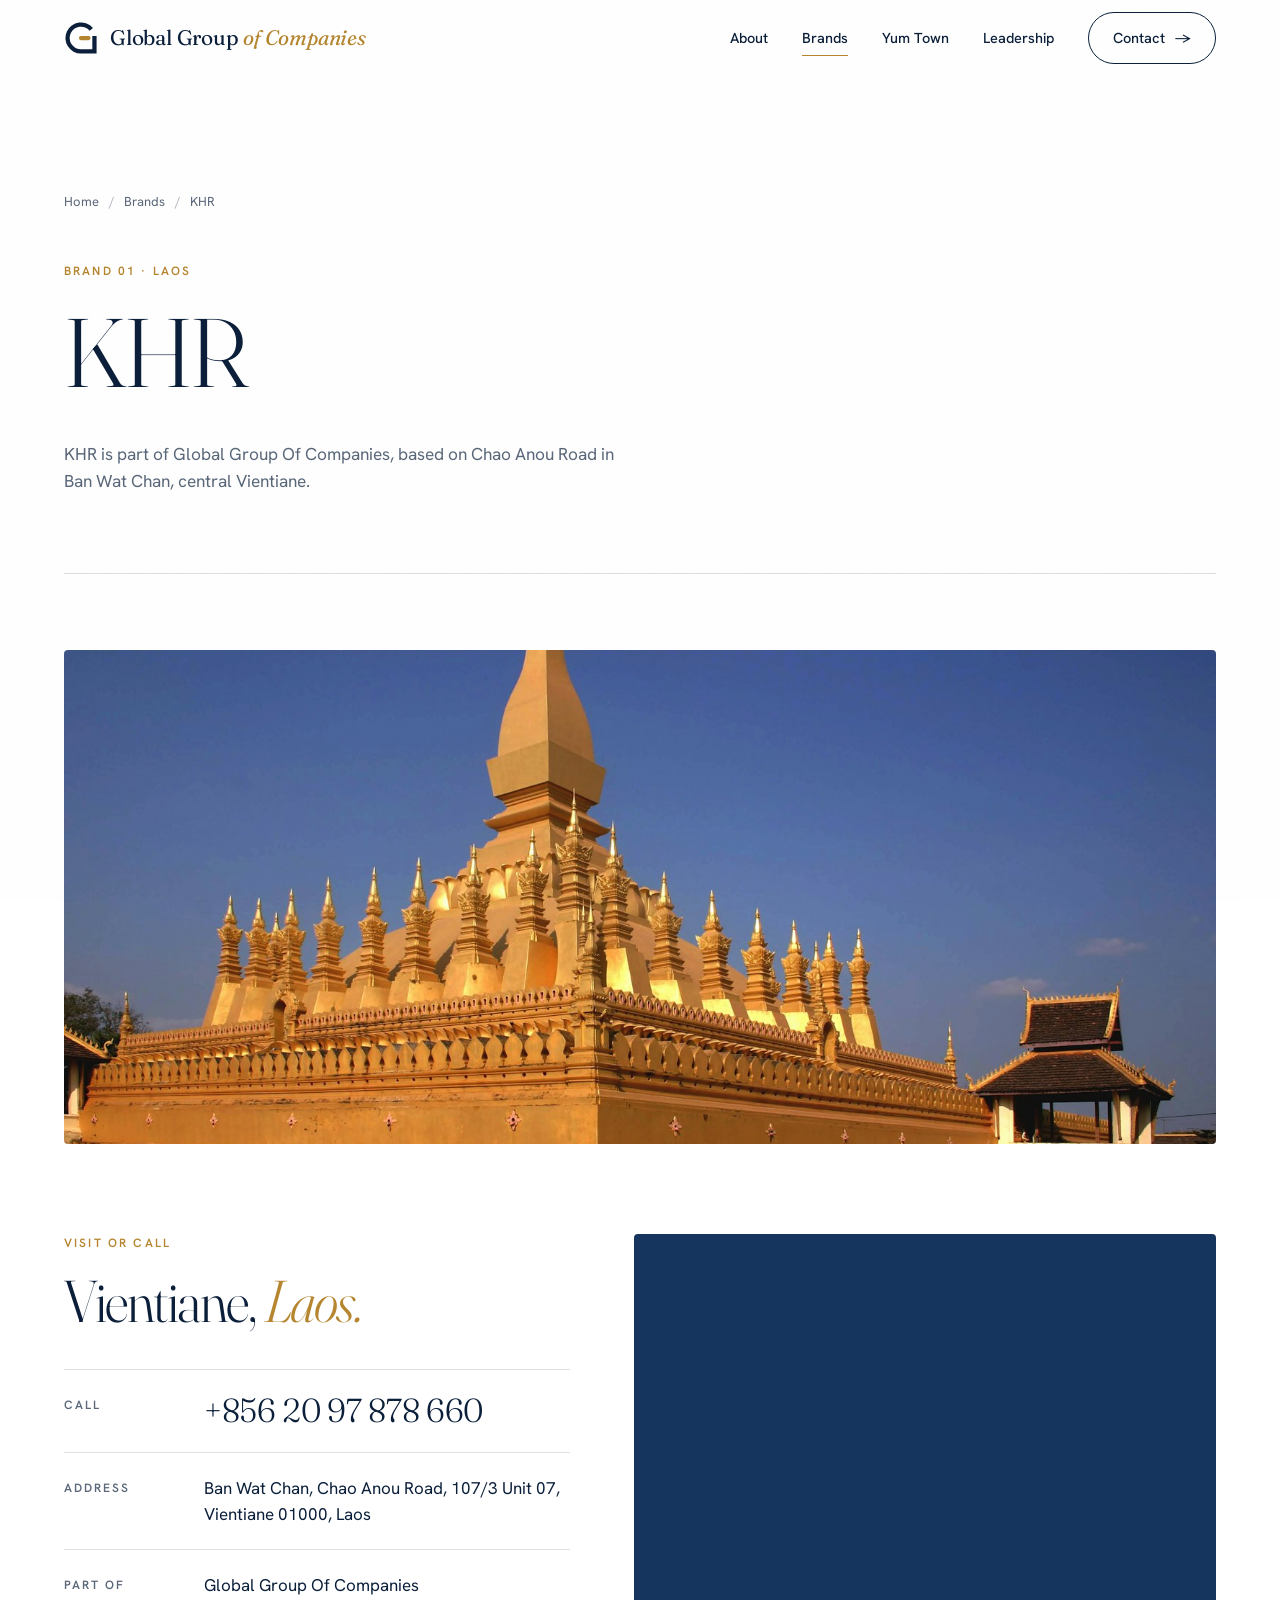
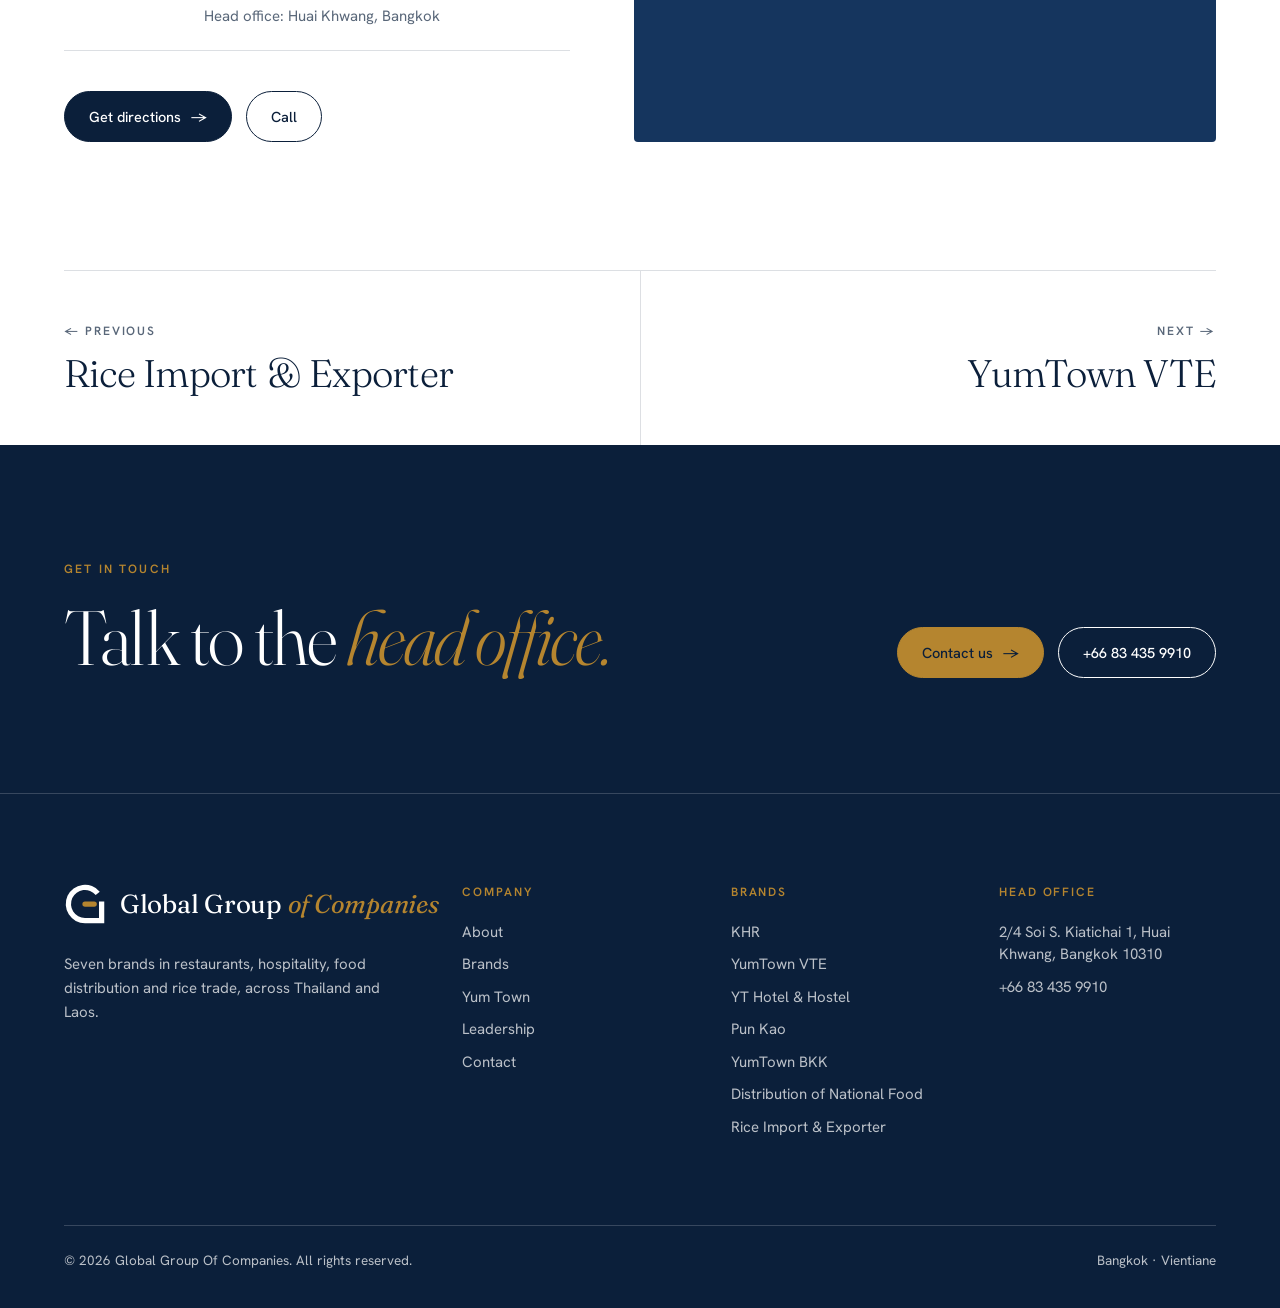
<file: brands/khr.html>
<!DOCTYPE html>
<html lang="en">
<head>
<meta charset="utf-8">
<meta name="viewport" content="width=device-width, initial-scale=1">
<title>KHR | Global Group Of Companies</title>
<meta name="description" content="KHR, Vientiane, Laos. Part of Global Group Of Companies. Address, phone and directions.">
<meta name="theme-color" content="#0B1F3A">
<meta property="og:title" content="KHR | Global Group Of Companies">
<meta property="og:description" content="KHR, Vientiane, Laos. Part of Global Group Of Companies. Address, phone and directions.">
<meta property="og:type" content="website">
<link rel="icon" href="../assets/favicon.svg" type="image/svg+xml">
<link rel="apple-touch-icon" href="../assets/apple-touch-icon.png">
<link rel="preconnect" href="https://fonts.googleapis.com">
<link rel="preconnect" href="https://fonts.gstatic.com" crossorigin>
<link href="https://fonts.googleapis.com/css2?family=Fraunces:ital,opsz,wght@0,9..144,300..600;1,9..144,300..500&family=Hanken+Grotesk:wght@400;500;600&display=swap" rel="stylesheet">
<link rel="stylesheet" href="../assets/style.css">
<script>document.documentElement.classList.add('js');</script>
</head>
<body>

<header class="site-header">
  <div class="wrap nav">
    <a href="../index.html" class="wordmark" aria-label="Global Group Of Companies, home"><svg class="logo-mark" viewBox="0 0 48 48" aria-hidden="true" focusable="false"><path fill="currentColor" d="M40.85 9.86A22 22 0 1 0 24 46H46V21H40V40H24A16 16 0 1 1 36.26 13.72Z"/><path fill="#B5852F" d="M24 21H34.5A3 3 0 0 1 34.5 27H24A3 3 0 0 1 24 21Z"/></svg><span class="wm-text">Global Group <em>of Companies</em></span></a>
    <nav class="nav-links" id="nav-links" aria-label="Main">
      <a href="../about.html">About</a>
      <a href="../brands.html" aria-current="page">Brands</a>
      <a href="../yum-town.html">Yum Town</a>
      <a href="../leadership.html">Leadership</a>
      <a href="../contact.html" class="btn">Contact <span class="arrow" aria-hidden="true">&rarr;</span></a>
    </nav>
    <button class="nav-toggle" id="nav-toggle" aria-label="Open menu" aria-expanded="false" aria-controls="nav-links"><span></span><span></span></button>
  </div>
</header>

<main>

<section class="page-hero">
  <div class="wrap">
    <nav class="crumbs reveal" aria-label="Breadcrumb">
      <a href="../index.html">Home</a>
      <span aria-hidden="true">/</span> <a href="../brands.html">Brands</a>
      <span aria-hidden="true">/</span> <span aria-current="page">KHR</span>
    </nav>
    <p class="eyebrow reveal">Brand 01 &middot; Laos</p>
    <h1 class="display reveal" style="--d:.08s">KHR</h1>
    <p class="lede reveal" style="--d:.16s">KHR is part of Global Group Of Companies, based on Chao Anou Road in Ban Wat Chan, central Vientiane.</p>
    <div class="rule"></div>
  </div>
</section>

<section class="banner-wrap">
  <div class="wrap">
    <figure class="banner reveal"><img src="../images/that-luang.jpg" alt="Pha That Luang, Vientiane" width="1600" height="900" decoding="async"></figure>
  </div>
</section>

<section class="section">
  <div class="wrap">
    <div class="detail-grid">
      <div>
        <p class="eyebrow reveal">Visit or call</p>
        <h2 class="display reveal" style="--d:.08s">Vientiane, <em>Laos.</em></h2>
        <dl class="info reveal">
          <div><dt>Call</dt><dd><a class="tel" href="tel:+8562097878660">+856 20 97 878 660</a></dd></div>
          <div><dt>Address</dt><dd>Ban Wat Chan, Chao Anou Road, 107/3 Unit 07, Vientiane 01000, Laos</dd></div>
          <div><dt>Part of</dt><dd>Global Group Of Companies<small>Head office: Huai Khwang, Bangkok</small></dd></div>
        </dl>
        <div class="actions reveal">
          <a class="btn solid" href="https://www.google.com/maps/dir/?api=1&destination=Chao%20Anou%20Road%2C%20Ban%20Wat%20Chan%2C%20Vientiane%2C%20Laos" target="_blank" rel="noopener">Get directions <span class="arrow" aria-hidden="true">&rarr;</span></a>
          <a class="btn" href="tel:+8562097878660">Call</a>
        </div>
      </div>
      <div class="map reveal">
        <iframe title="Map: KHR, Vientiane" loading="lazy" referrerpolicy="no-referrer-when-downgrade" src="https://www.google.com/maps?q=Chao%20Anou%20Road%2C%20Ban%20Wat%20Chan%2C%20Vientiane%2C%20Laos&z=16&output=embed"></iframe>
      </div>
    </div>
  </div>
</section>

<section>
  <div class="wrap">
    <nav class="pager" aria-label="More brands">
      <a href="rice-import-export.html"><small>&larr; Previous</small><b>Rice Import &amp; Exporter</b></a>
      <a href="yumtown-vientiane.html"><small>Next &rarr;</small><b>YumTown VTE</b></a>
    </nav>
  </div>
</section>

<section class="cta dark">
  <div class="wrap cta-grid">
    <div>
      <p class="eyebrow reveal">Get in touch</p>
      <h2 class="display reveal" style="--d:.08s">Talk to the <em>head office.</em></h2>
    </div>
    <div class="actions reveal" style="--d:.16s">
      <a class="btn solid" href="../contact.html">Contact us <span class="arrow" aria-hidden="true">&rarr;</span></a>
      <a class="btn" href="tel:+66834359910">+66 83 435 9910</a>
    </div>
  </div>
</section>
</main>

<footer class="site-footer">
  <div class="wrap">
    <div class="foot-grid">
      <div>
        <a href="../index.html" class="wordmark"><svg class="logo-mark" viewBox="0 0 48 48" aria-hidden="true" focusable="false"><path fill="currentColor" d="M40.85 9.86A22 22 0 1 0 24 46H46V21H40V40H24A16 16 0 1 1 36.26 13.72Z"/><path fill="#B5852F" d="M24 21H34.5A3 3 0 0 1 34.5 27H24A3 3 0 0 1 24 21Z"/></svg><span class="wm-text">Global Group <em>of Companies</em></span></a>
        <p>Seven brands in restaurants, hospitality, food distribution and rice trade, across Thailand and Laos.</p>
      </div>
      <div>
        <h4>Company</h4>
        <ul>
          <li><a href="../about.html">About</a></li>
          <li><a href="../brands.html">Brands</a></li>
          <li><a href="../yum-town.html">Yum Town</a></li>
          <li><a href="../leadership.html">Leadership</a></li>
          <li><a href="../contact.html">Contact</a></li>
        </ul>
      </div>
      <div>
        <h4>Brands</h4>
        <ul>
          <li><a href="../brands/khr.html">KHR</a></li>
          <li><a href="../brands/yumtown-vientiane.html">YumTown VTE</a></li>
          <li><a href="../brands/yt-hotel-hostel.html">YT Hotel &amp; Hostel</a></li>
          <li><a href="../brands/pun-kao.html">Pun Kao</a></li>
          <li><a href="../brands/yumtown-bangkok.html">YumTown BKK</a></li>
          <li><a href="../brands/distribution-of-national-food.html">Distribution of National Food</a></li>
          <li><a href="../brands/rice-import-export.html">Rice Import &amp; Exporter</a></li>
        </ul>
      </div>
      <div>
        <h4>Head office</h4>
        <ul>
          <li>2/4 Soi S. Kiatichai 1, Huai Khwang, Bangkok 10310</li>
          <li><a href="tel:+66834359910">+66 83 435 9910</a></li>
        </ul>
      </div>
    </div>
    <div class="foot-base">
      <span>&copy; <span data-year>2026</span> Global Group Of Companies. All rights reserved.</span>
      <span>Bangkok &middot; Vientiane</span>
    </div>
  </div>
</footer>

<script src="../assets/main.js"></script>
</body>
</html>
</file>
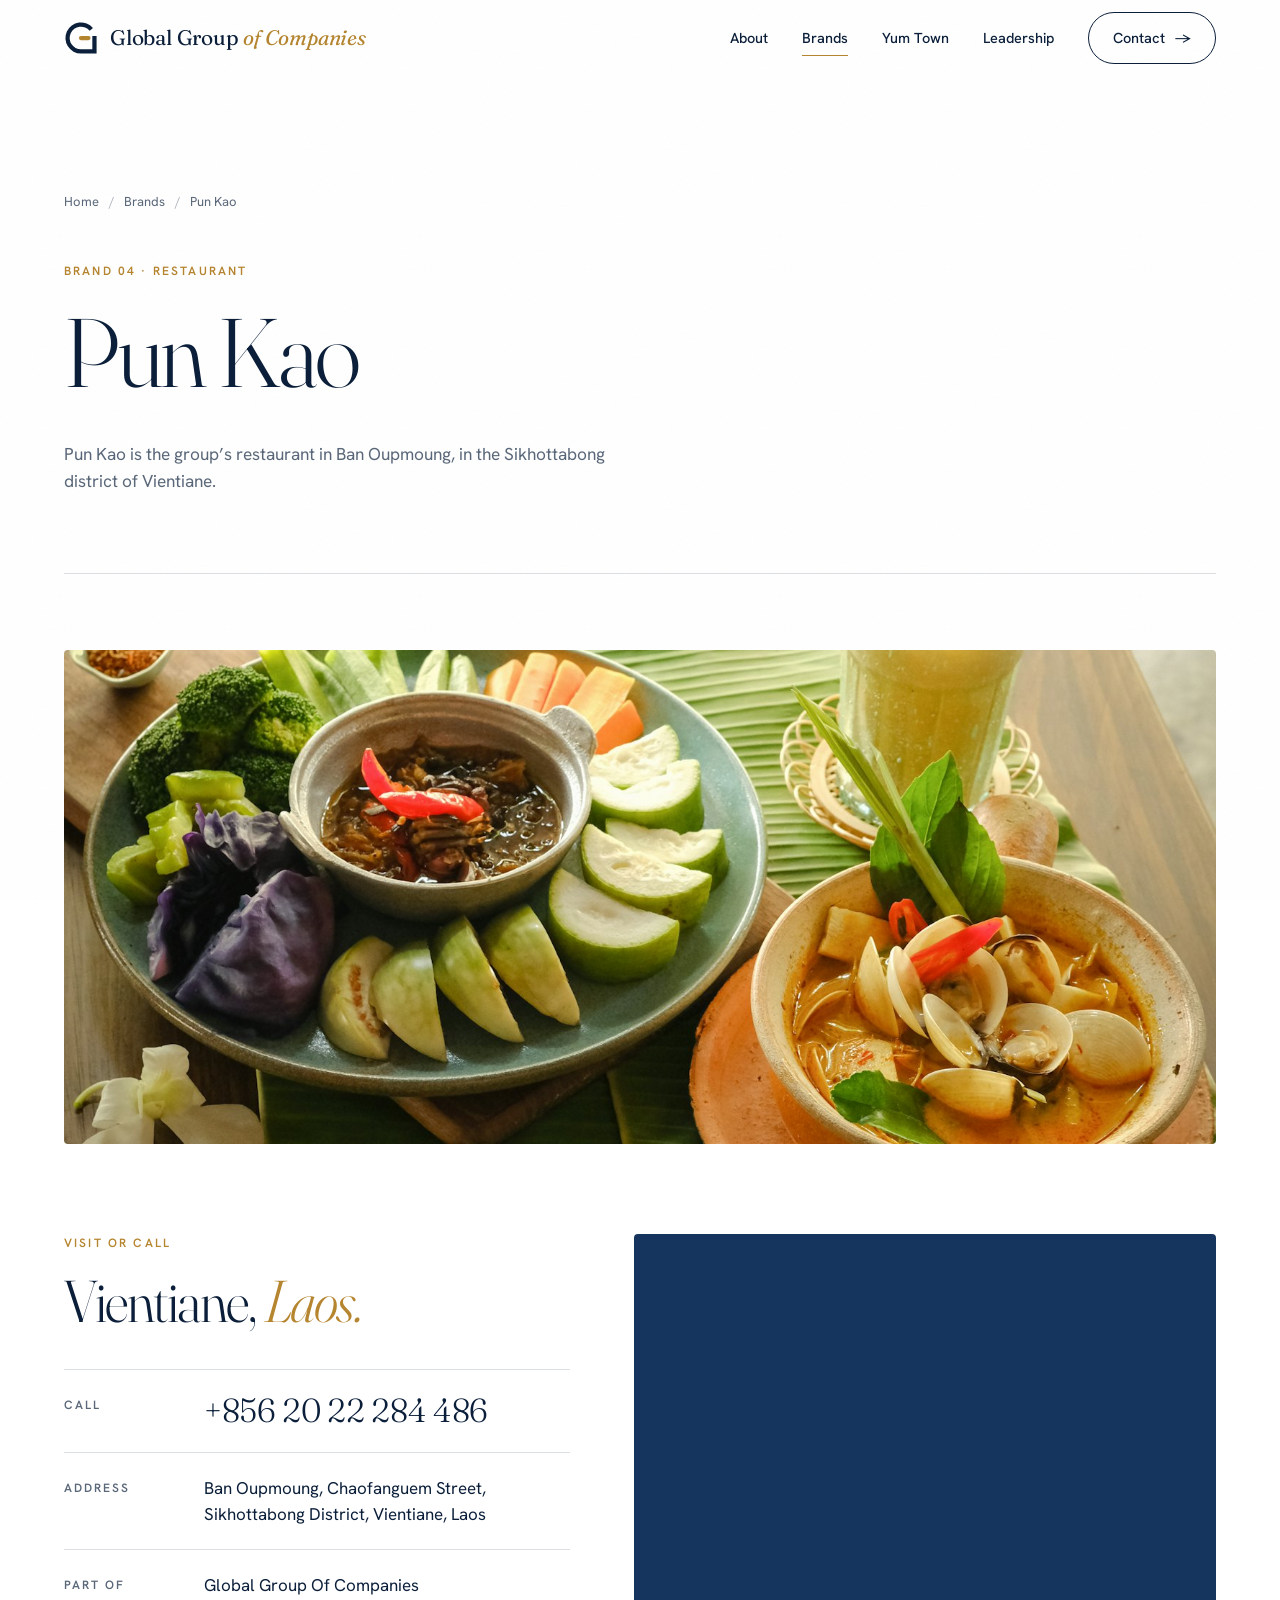
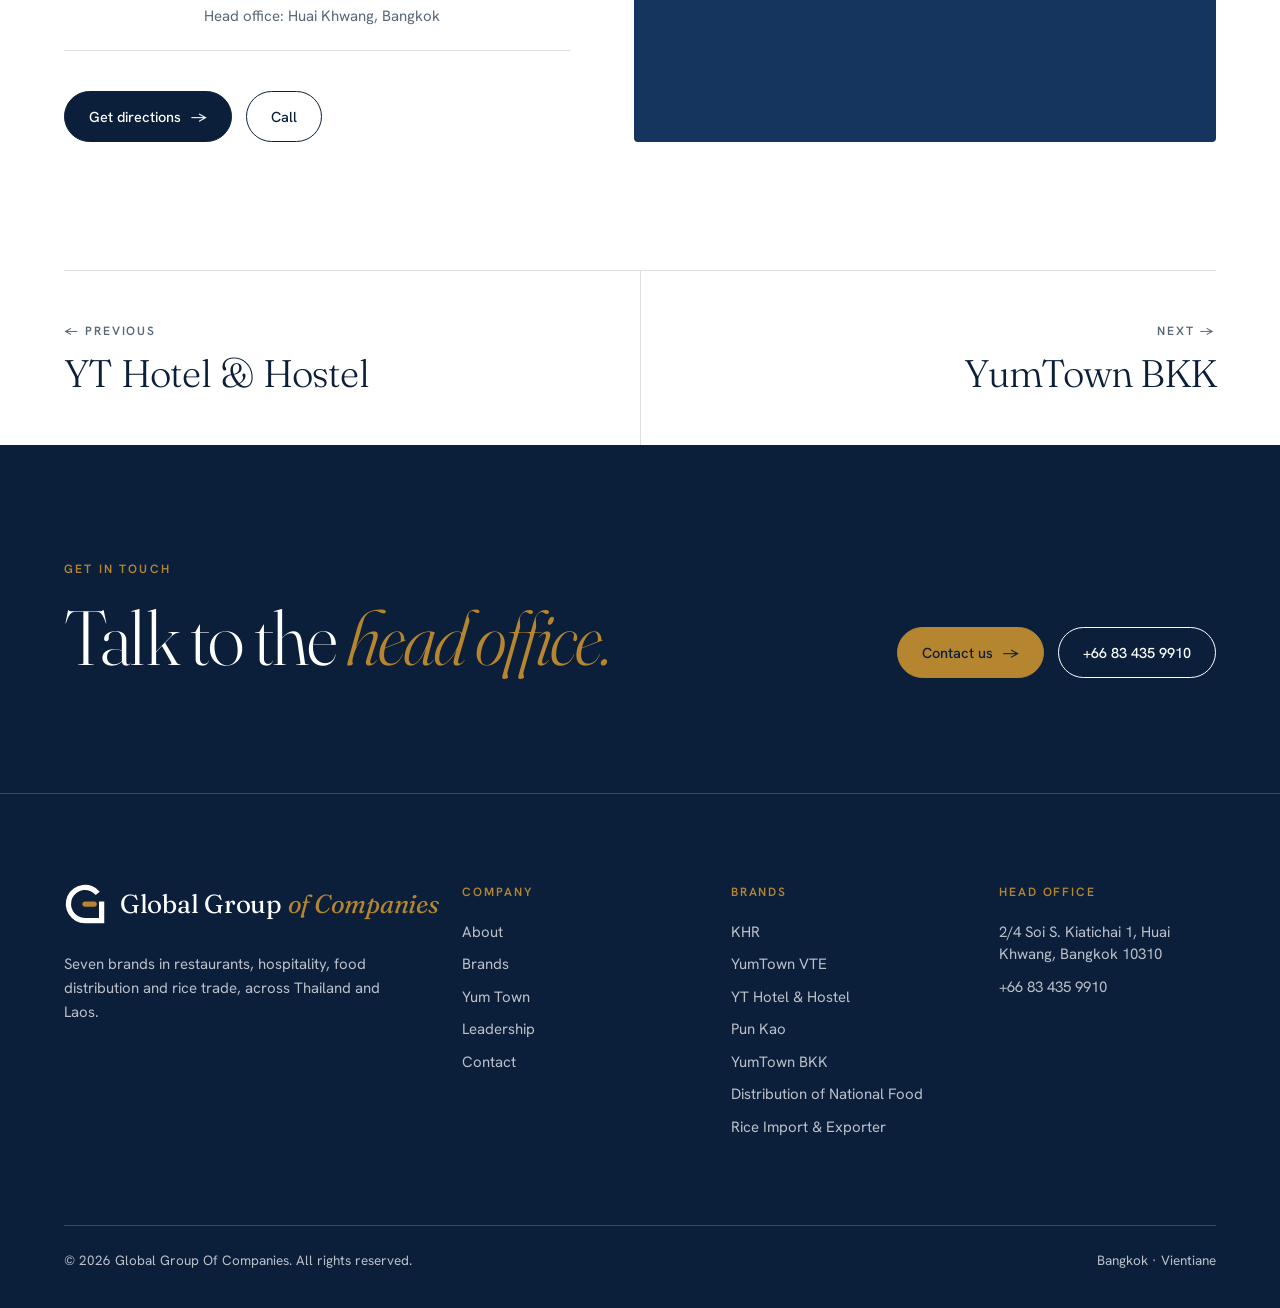
<file: brands/pun-kao.html>
<!DOCTYPE html>
<html lang="en">
<head>
<meta charset="utf-8">
<meta name="viewport" content="width=device-width, initial-scale=1">
<title>Pun Kao | Global Group Of Companies</title>
<meta name="description" content="Pun Kao, Vientiane, Laos. Part of Global Group Of Companies. Address, phone and directions.">
<meta name="theme-color" content="#0B1F3A">
<meta property="og:title" content="Pun Kao | Global Group Of Companies">
<meta property="og:description" content="Pun Kao, Vientiane, Laos. Part of Global Group Of Companies. Address, phone and directions.">
<meta property="og:type" content="website">
<link rel="icon" href="../assets/favicon.svg" type="image/svg+xml">
<link rel="apple-touch-icon" href="../assets/apple-touch-icon.png">
<link rel="preconnect" href="https://fonts.googleapis.com">
<link rel="preconnect" href="https://fonts.gstatic.com" crossorigin>
<link href="https://fonts.googleapis.com/css2?family=Fraunces:ital,opsz,wght@0,9..144,300..600;1,9..144,300..500&family=Hanken+Grotesk:wght@400;500;600&display=swap" rel="stylesheet">
<link rel="stylesheet" href="../assets/style.css">
<script>document.documentElement.classList.add('js');</script>
</head>
<body>

<header class="site-header">
  <div class="wrap nav">
    <a href="../index.html" class="wordmark" aria-label="Global Group Of Companies, home"><svg class="logo-mark" viewBox="0 0 48 48" aria-hidden="true" focusable="false"><path fill="currentColor" d="M40.85 9.86A22 22 0 1 0 24 46H46V21H40V40H24A16 16 0 1 1 36.26 13.72Z"/><path fill="#B5852F" d="M24 21H34.5A3 3 0 0 1 34.5 27H24A3 3 0 0 1 24 21Z"/></svg><span class="wm-text">Global Group <em>of Companies</em></span></a>
    <nav class="nav-links" id="nav-links" aria-label="Main">
      <a href="../about.html">About</a>
      <a href="../brands.html" aria-current="page">Brands</a>
      <a href="../yum-town.html">Yum Town</a>
      <a href="../leadership.html">Leadership</a>
      <a href="../contact.html" class="btn">Contact <span class="arrow" aria-hidden="true">&rarr;</span></a>
    </nav>
    <button class="nav-toggle" id="nav-toggle" aria-label="Open menu" aria-expanded="false" aria-controls="nav-links"><span></span><span></span></button>
  </div>
</header>

<main>

<section class="page-hero">
  <div class="wrap">
    <nav class="crumbs reveal" aria-label="Breadcrumb">
      <a href="../index.html">Home</a>
      <span aria-hidden="true">/</span> <a href="../brands.html">Brands</a>
      <span aria-hidden="true">/</span> <span aria-current="page">Pun Kao</span>
    </nav>
    <p class="eyebrow reveal">Brand 04 &middot; Restaurant</p>
    <h1 class="display reveal" style="--d:.08s">Pun Kao</h1>
    <p class="lede reveal" style="--d:.16s">Pun Kao is the group&rsquo;s restaurant in Ban Oupmoung, in the Sikhottabong district of Vientiane.</p>
    <div class="rule"></div>
  </div>
</section>

<section class="banner-wrap">
  <div class="wrap">
    <figure class="banner reveal"><img src="../images/food-set.jpg" alt="A set of dishes with dips, vegetables and soup" width="1600" height="900" decoding="async"></figure>
  </div>
</section>

<section class="section">
  <div class="wrap">
    <div class="detail-grid">
      <div>
        <p class="eyebrow reveal">Visit or call</p>
        <h2 class="display reveal" style="--d:.08s">Vientiane, <em>Laos.</em></h2>
        <dl class="info reveal">
          <div><dt>Call</dt><dd><a class="tel" href="tel:+8562022284486">+856 20 22 284 486</a></dd></div>
          <div><dt>Address</dt><dd>Ban Oupmoung, Chaofanguem Street, Sikhottabong District, Vientiane, Laos</dd></div>
          <div><dt>Part of</dt><dd>Global Group Of Companies<small>Head office: Huai Khwang, Bangkok</small></dd></div>
        </dl>
        <div class="actions reveal">
          <a class="btn solid" href="https://www.google.com/maps/dir/?api=1&destination=Sikhottabong%20District%2C%20Vientiane%2C%20Laos" target="_blank" rel="noopener">Get directions <span class="arrow" aria-hidden="true">&rarr;</span></a>
          <a class="btn" href="tel:+8562022284486">Call</a>
        </div>
      </div>
      <div class="map reveal">
        <iframe title="Map: Pun Kao, Vientiane" loading="lazy" referrerpolicy="no-referrer-when-downgrade" src="https://www.google.com/maps?q=Sikhottabong%20District%2C%20Vientiane%2C%20Laos&z=13&output=embed"></iframe>
      </div>
    </div>
  </div>
</section>

<section>
  <div class="wrap">
    <nav class="pager" aria-label="More brands">
      <a href="yt-hotel-hostel.html"><small>&larr; Previous</small><b>YT Hotel &amp; Hostel</b></a>
      <a href="yumtown-bangkok.html"><small>Next &rarr;</small><b>YumTown BKK</b></a>
    </nav>
  </div>
</section>

<section class="cta dark">
  <div class="wrap cta-grid">
    <div>
      <p class="eyebrow reveal">Get in touch</p>
      <h2 class="display reveal" style="--d:.08s">Talk to the <em>head office.</em></h2>
    </div>
    <div class="actions reveal" style="--d:.16s">
      <a class="btn solid" href="../contact.html">Contact us <span class="arrow" aria-hidden="true">&rarr;</span></a>
      <a class="btn" href="tel:+66834359910">+66 83 435 9910</a>
    </div>
  </div>
</section>
</main>

<footer class="site-footer">
  <div class="wrap">
    <div class="foot-grid">
      <div>
        <a href="../index.html" class="wordmark"><svg class="logo-mark" viewBox="0 0 48 48" aria-hidden="true" focusable="false"><path fill="currentColor" d="M40.85 9.86A22 22 0 1 0 24 46H46V21H40V40H24A16 16 0 1 1 36.26 13.72Z"/><path fill="#B5852F" d="M24 21H34.5A3 3 0 0 1 34.5 27H24A3 3 0 0 1 24 21Z"/></svg><span class="wm-text">Global Group <em>of Companies</em></span></a>
        <p>Seven brands in restaurants, hospitality, food distribution and rice trade, across Thailand and Laos.</p>
      </div>
      <div>
        <h4>Company</h4>
        <ul>
          <li><a href="../about.html">About</a></li>
          <li><a href="../brands.html">Brands</a></li>
          <li><a href="../yum-town.html">Yum Town</a></li>
          <li><a href="../leadership.html">Leadership</a></li>
          <li><a href="../contact.html">Contact</a></li>
        </ul>
      </div>
      <div>
        <h4>Brands</h4>
        <ul>
          <li><a href="../brands/khr.html">KHR</a></li>
          <li><a href="../brands/yumtown-vientiane.html">YumTown VTE</a></li>
          <li><a href="../brands/yt-hotel-hostel.html">YT Hotel &amp; Hostel</a></li>
          <li><a href="../brands/pun-kao.html">Pun Kao</a></li>
          <li><a href="../brands/yumtown-bangkok.html">YumTown BKK</a></li>
          <li><a href="../brands/distribution-of-national-food.html">Distribution of National Food</a></li>
          <li><a href="../brands/rice-import-export.html">Rice Import &amp; Exporter</a></li>
        </ul>
      </div>
      <div>
        <h4>Head office</h4>
        <ul>
          <li>2/4 Soi S. Kiatichai 1, Huai Khwang, Bangkok 10310</li>
          <li><a href="tel:+66834359910">+66 83 435 9910</a></li>
        </ul>
      </div>
    </div>
    <div class="foot-base">
      <span>&copy; <span data-year>2026</span> Global Group Of Companies. All rights reserved.</span>
      <span>Bangkok &middot; Vientiane</span>
    </div>
  </div>
</footer>

<script src="../assets/main.js"></script>
</body>
</html>
</file>
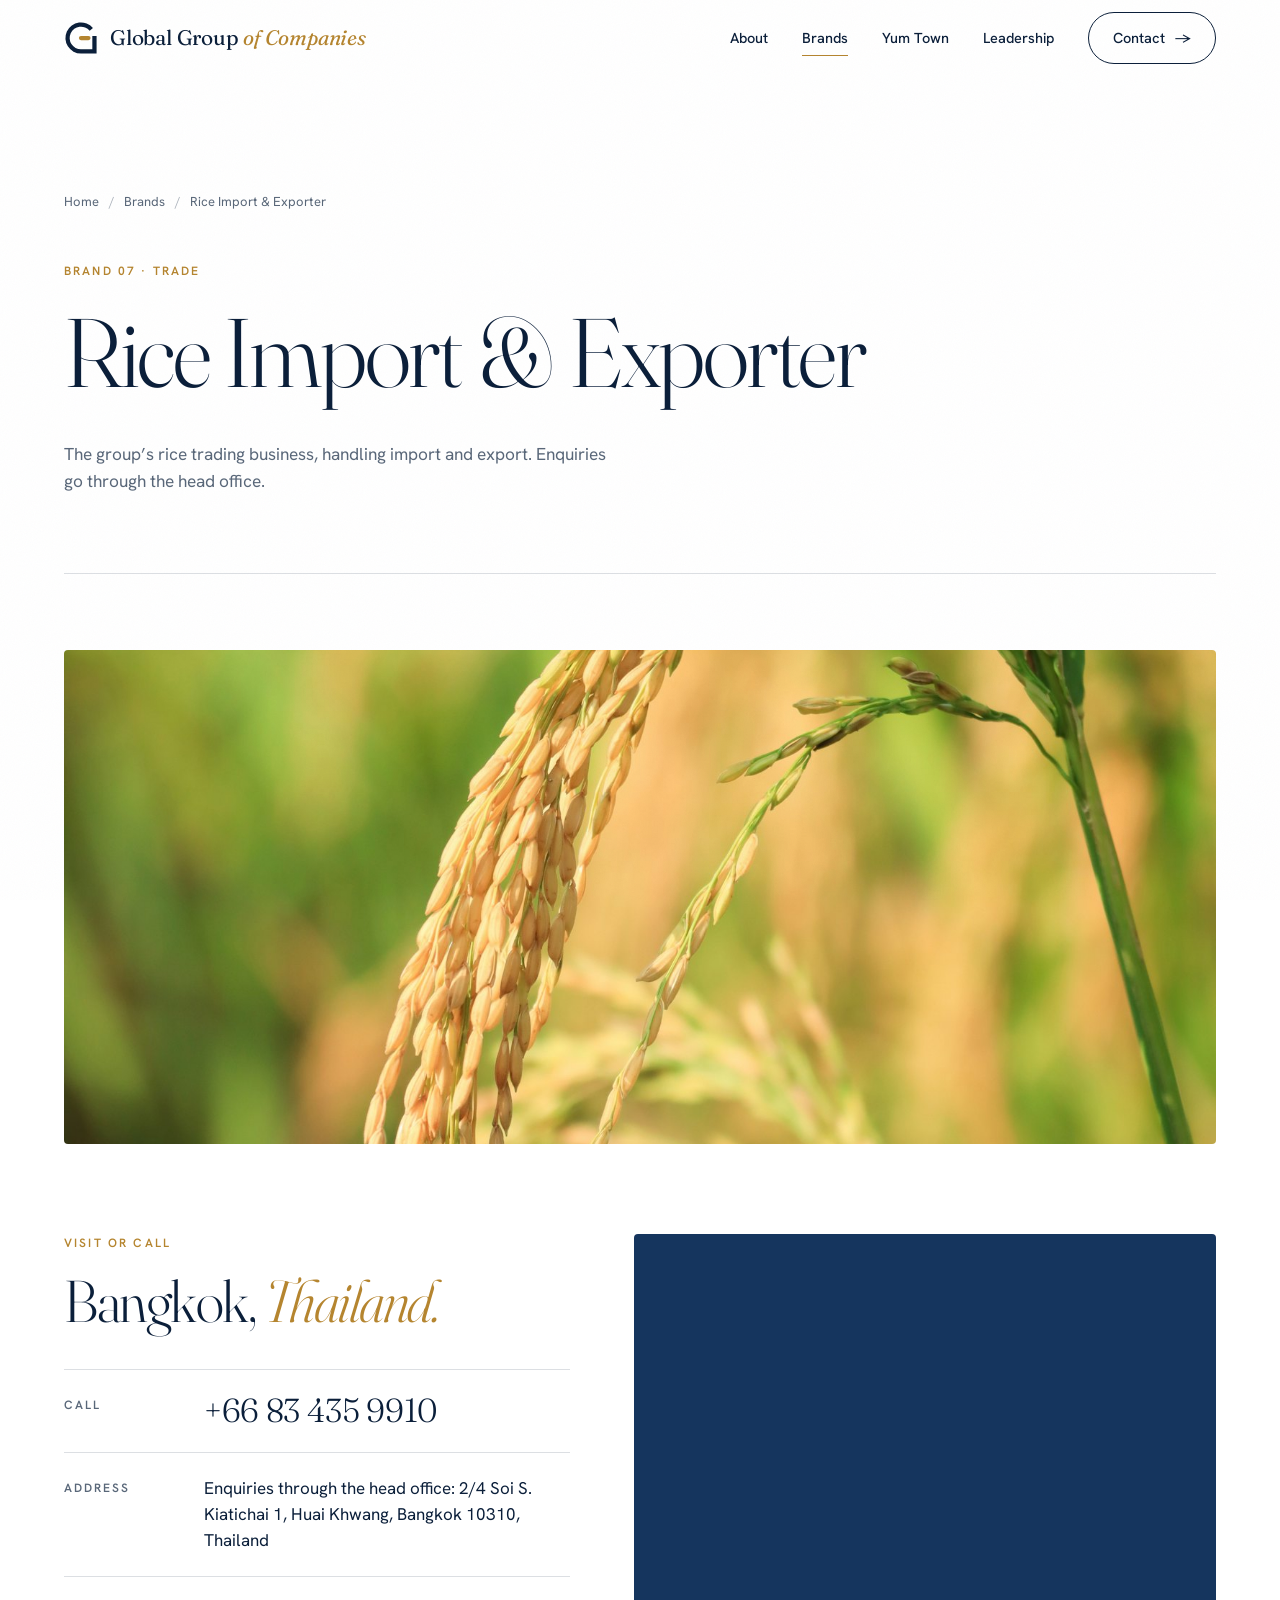
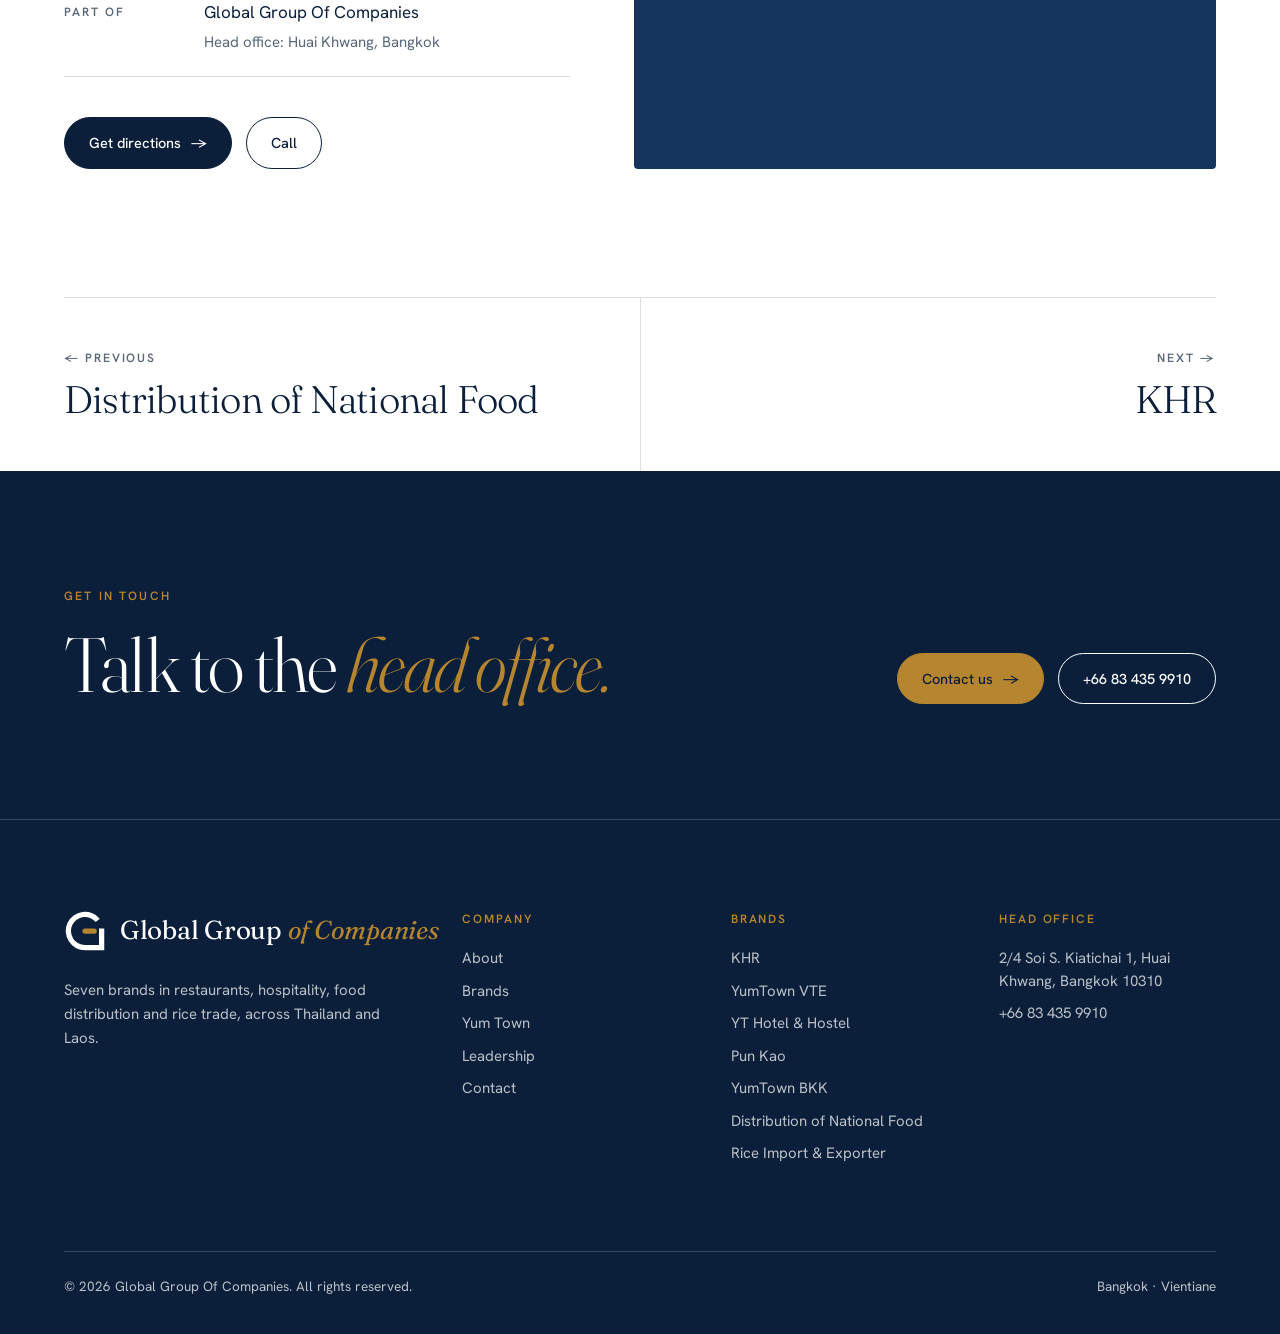
<file: brands/rice-import-export.html>
<!DOCTYPE html>
<html lang="en">
<head>
<meta charset="utf-8">
<meta name="viewport" content="width=device-width, initial-scale=1">
<title>Rice Import &amp; Exporter | Global Group Of Companies</title>
<meta name="description" content="Rice Import & Exporter, Bangkok, Thailand. Part of Global Group Of Companies. Address, phone and directions.">
<meta name="theme-color" content="#0B1F3A">
<meta property="og:title" content="Rice Import &amp; Exporter | Global Group Of Companies">
<meta property="og:description" content="Rice Import & Exporter, Bangkok, Thailand. Part of Global Group Of Companies. Address, phone and directions.">
<meta property="og:type" content="website">
<link rel="icon" href="../assets/favicon.svg" type="image/svg+xml">
<link rel="apple-touch-icon" href="../assets/apple-touch-icon.png">
<link rel="preconnect" href="https://fonts.googleapis.com">
<link rel="preconnect" href="https://fonts.gstatic.com" crossorigin>
<link href="https://fonts.googleapis.com/css2?family=Fraunces:ital,opsz,wght@0,9..144,300..600;1,9..144,300..500&family=Hanken+Grotesk:wght@400;500;600&display=swap" rel="stylesheet">
<link rel="stylesheet" href="../assets/style.css">
<script>document.documentElement.classList.add('js');</script>
</head>
<body>

<header class="site-header">
  <div class="wrap nav">
    <a href="../index.html" class="wordmark" aria-label="Global Group Of Companies, home"><svg class="logo-mark" viewBox="0 0 48 48" aria-hidden="true" focusable="false"><path fill="currentColor" d="M40.85 9.86A22 22 0 1 0 24 46H46V21H40V40H24A16 16 0 1 1 36.26 13.72Z"/><path fill="#B5852F" d="M24 21H34.5A3 3 0 0 1 34.5 27H24A3 3 0 0 1 24 21Z"/></svg><span class="wm-text">Global Group <em>of Companies</em></span></a>
    <nav class="nav-links" id="nav-links" aria-label="Main">
      <a href="../about.html">About</a>
      <a href="../brands.html" aria-current="page">Brands</a>
      <a href="../yum-town.html">Yum Town</a>
      <a href="../leadership.html">Leadership</a>
      <a href="../contact.html" class="btn">Contact <span class="arrow" aria-hidden="true">&rarr;</span></a>
    </nav>
    <button class="nav-toggle" id="nav-toggle" aria-label="Open menu" aria-expanded="false" aria-controls="nav-links"><span></span><span></span></button>
  </div>
</header>

<main>

<section class="page-hero">
  <div class="wrap">
    <nav class="crumbs reveal" aria-label="Breadcrumb">
      <a href="../index.html">Home</a>
      <span aria-hidden="true">/</span> <a href="../brands.html">Brands</a>
      <span aria-hidden="true">/</span> <span aria-current="page">Rice Import &amp; Exporter</span>
    </nav>
    <p class="eyebrow reveal">Brand 07 &middot; Trade</p>
    <h1 class="display reveal" style="--d:.08s">Rice Import &amp; Exporter</h1>
    <p class="lede reveal" style="--d:.16s">The group&rsquo;s rice trading business, handling import and export. Enquiries go through the head office.</p>
    <div class="rule"></div>
  </div>
</section>

<section class="banner-wrap">
  <div class="wrap">
    <figure class="banner reveal"><img src="../images/rice.jpg" alt="A stalk of ripe rice in a field" width="1600" height="900" decoding="async"></figure>
  </div>
</section>

<section class="section">
  <div class="wrap">
    <div class="detail-grid">
      <div>
        <p class="eyebrow reveal">Visit or call</p>
        <h2 class="display reveal" style="--d:.08s">Bangkok, <em>Thailand.</em></h2>
        <dl class="info reveal">
          <div><dt>Call</dt><dd><a class="tel" href="tel:+66834359910">+66 83 435 9910</a></dd></div>
          <div><dt>Address</dt><dd>Enquiries through the head office: 2/4 Soi S. Kiatichai 1, Huai Khwang, Bangkok 10310, Thailand</dd></div>
          <div><dt>Part of</dt><dd>Global Group Of Companies<small>Head office: Huai Khwang, Bangkok</small></dd></div>
        </dl>
        <div class="actions reveal">
          <a class="btn solid" href="https://www.google.com/maps/dir/?api=1&destination=13.778218%2C100.578529" target="_blank" rel="noopener">Get directions <span class="arrow" aria-hidden="true">&rarr;</span></a>
          <a class="btn" href="tel:+66834359910">Call</a>
        </div>
      </div>
      <div class="map reveal">
        <iframe title="Map: Rice Import &amp; Exporter, Bangkok" loading="lazy" referrerpolicy="no-referrer-when-downgrade" src="https://www.google.com/maps?q=13.778218%2C100.578529&z=16&output=embed"></iframe>
      </div>
    </div>
  </div>
</section>

<section>
  <div class="wrap">
    <nav class="pager" aria-label="More brands">
      <a href="distribution-of-national-food.html"><small>&larr; Previous</small><b>Distribution of National Food</b></a>
      <a href="khr.html"><small>Next &rarr;</small><b>KHR</b></a>
    </nav>
  </div>
</section>

<section class="cta dark">
  <div class="wrap cta-grid">
    <div>
      <p class="eyebrow reveal">Get in touch</p>
      <h2 class="display reveal" style="--d:.08s">Talk to the <em>head office.</em></h2>
    </div>
    <div class="actions reveal" style="--d:.16s">
      <a class="btn solid" href="../contact.html">Contact us <span class="arrow" aria-hidden="true">&rarr;</span></a>
      <a class="btn" href="tel:+66834359910">+66 83 435 9910</a>
    </div>
  </div>
</section>
</main>

<footer class="site-footer">
  <div class="wrap">
    <div class="foot-grid">
      <div>
        <a href="../index.html" class="wordmark"><svg class="logo-mark" viewBox="0 0 48 48" aria-hidden="true" focusable="false"><path fill="currentColor" d="M40.85 9.86A22 22 0 1 0 24 46H46V21H40V40H24A16 16 0 1 1 36.26 13.72Z"/><path fill="#B5852F" d="M24 21H34.5A3 3 0 0 1 34.5 27H24A3 3 0 0 1 24 21Z"/></svg><span class="wm-text">Global Group <em>of Companies</em></span></a>
        <p>Seven brands in restaurants, hospitality, food distribution and rice trade, across Thailand and Laos.</p>
      </div>
      <div>
        <h4>Company</h4>
        <ul>
          <li><a href="../about.html">About</a></li>
          <li><a href="../brands.html">Brands</a></li>
          <li><a href="../yum-town.html">Yum Town</a></li>
          <li><a href="../leadership.html">Leadership</a></li>
          <li><a href="../contact.html">Contact</a></li>
        </ul>
      </div>
      <div>
        <h4>Brands</h4>
        <ul>
          <li><a href="../brands/khr.html">KHR</a></li>
          <li><a href="../brands/yumtown-vientiane.html">YumTown VTE</a></li>
          <li><a href="../brands/yt-hotel-hostel.html">YT Hotel &amp; Hostel</a></li>
          <li><a href="../brands/pun-kao.html">Pun Kao</a></li>
          <li><a href="../brands/yumtown-bangkok.html">YumTown BKK</a></li>
          <li><a href="../brands/distribution-of-national-food.html">Distribution of National Food</a></li>
          <li><a href="../brands/rice-import-export.html">Rice Import &amp; Exporter</a></li>
        </ul>
      </div>
      <div>
        <h4>Head office</h4>
        <ul>
          <li>2/4 Soi S. Kiatichai 1, Huai Khwang, Bangkok 10310</li>
          <li><a href="tel:+66834359910">+66 83 435 9910</a></li>
        </ul>
      </div>
    </div>
    <div class="foot-base">
      <span>&copy; <span data-year>2026</span> Global Group Of Companies. All rights reserved.</span>
      <span>Bangkok &middot; Vientiane</span>
    </div>
  </div>
</footer>

<script src="../assets/main.js"></script>
</body>
</html>
</file>
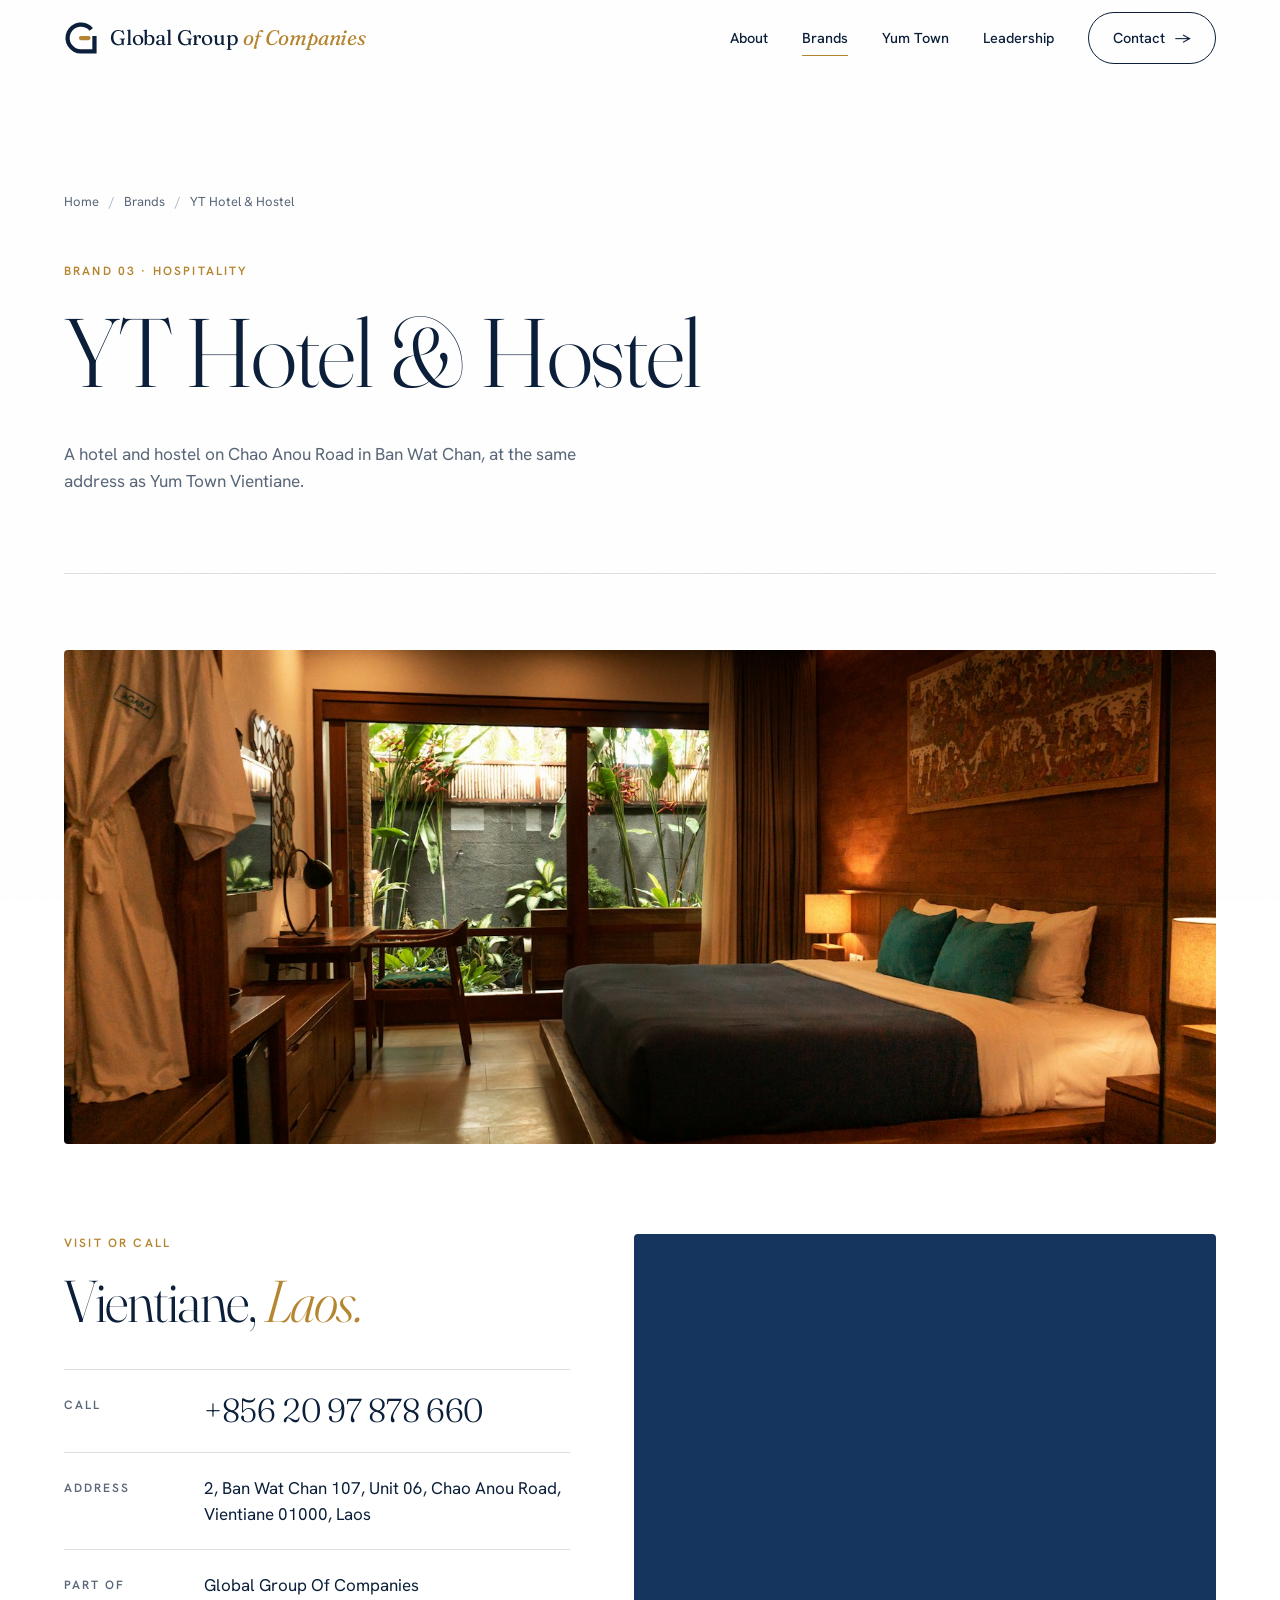
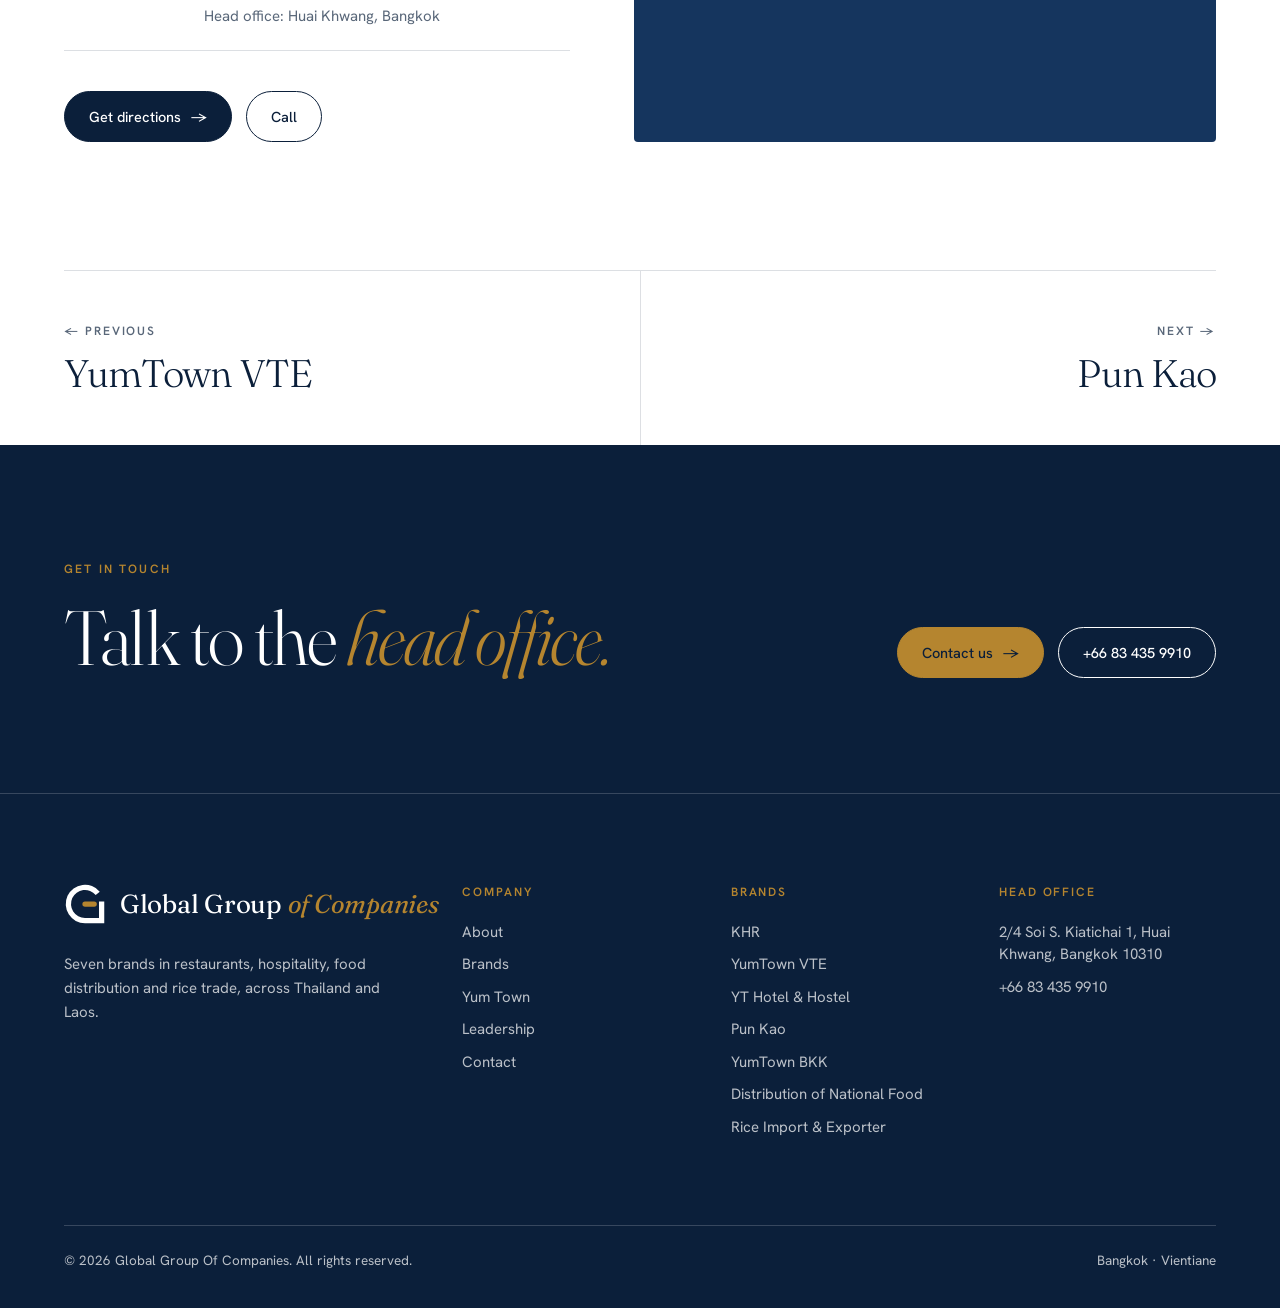
<file: brands/yt-hotel-hostel.html>
<!DOCTYPE html>
<html lang="en">
<head>
<meta charset="utf-8">
<meta name="viewport" content="width=device-width, initial-scale=1">
<title>YT Hotel &amp; Hostel | Global Group Of Companies</title>
<meta name="description" content="YT Hotel & Hostel, Vientiane, Laos. Part of Global Group Of Companies. Address, phone and directions.">
<meta name="theme-color" content="#0B1F3A">
<meta property="og:title" content="YT Hotel &amp; Hostel | Global Group Of Companies">
<meta property="og:description" content="YT Hotel & Hostel, Vientiane, Laos. Part of Global Group Of Companies. Address, phone and directions.">
<meta property="og:type" content="website">
<link rel="icon" href="../assets/favicon.svg" type="image/svg+xml">
<link rel="apple-touch-icon" href="../assets/apple-touch-icon.png">
<link rel="preconnect" href="https://fonts.googleapis.com">
<link rel="preconnect" href="https://fonts.gstatic.com" crossorigin>
<link href="https://fonts.googleapis.com/css2?family=Fraunces:ital,opsz,wght@0,9..144,300..600;1,9..144,300..500&family=Hanken+Grotesk:wght@400;500;600&display=swap" rel="stylesheet">
<link rel="stylesheet" href="../assets/style.css">
<script>document.documentElement.classList.add('js');</script>
</head>
<body>

<header class="site-header">
  <div class="wrap nav">
    <a href="../index.html" class="wordmark" aria-label="Global Group Of Companies, home"><svg class="logo-mark" viewBox="0 0 48 48" aria-hidden="true" focusable="false"><path fill="currentColor" d="M40.85 9.86A22 22 0 1 0 24 46H46V21H40V40H24A16 16 0 1 1 36.26 13.72Z"/><path fill="#B5852F" d="M24 21H34.5A3 3 0 0 1 34.5 27H24A3 3 0 0 1 24 21Z"/></svg><span class="wm-text">Global Group <em>of Companies</em></span></a>
    <nav class="nav-links" id="nav-links" aria-label="Main">
      <a href="../about.html">About</a>
      <a href="../brands.html" aria-current="page">Brands</a>
      <a href="../yum-town.html">Yum Town</a>
      <a href="../leadership.html">Leadership</a>
      <a href="../contact.html" class="btn">Contact <span class="arrow" aria-hidden="true">&rarr;</span></a>
    </nav>
    <button class="nav-toggle" id="nav-toggle" aria-label="Open menu" aria-expanded="false" aria-controls="nav-links"><span></span><span></span></button>
  </div>
</header>

<main>

<section class="page-hero">
  <div class="wrap">
    <nav class="crumbs reveal" aria-label="Breadcrumb">
      <a href="../index.html">Home</a>
      <span aria-hidden="true">/</span> <a href="../brands.html">Brands</a>
      <span aria-hidden="true">/</span> <span aria-current="page">YT Hotel &amp; Hostel</span>
    </nav>
    <p class="eyebrow reveal">Brand 03 &middot; Hospitality</p>
    <h1 class="display reveal" style="--d:.08s">YT Hotel &amp; Hostel</h1>
    <p class="lede reveal" style="--d:.16s">A hotel and hostel on Chao Anou Road in Ban Wat Chan, at the same address as Yum Town Vientiane.</p>
    <div class="rule"></div>
  </div>
</section>

<section class="banner-wrap">
  <div class="wrap">
    <figure class="banner reveal"><img src="../images/hotel.jpg" alt="A hotel bedroom with a wooden bed" width="1600" height="900" decoding="async"></figure>
  </div>
</section>

<section class="section">
  <div class="wrap">
    <div class="detail-grid">
      <div>
        <p class="eyebrow reveal">Visit or call</p>
        <h2 class="display reveal" style="--d:.08s">Vientiane, <em>Laos.</em></h2>
        <dl class="info reveal">
          <div><dt>Call</dt><dd><a class="tel" href="tel:+8562097878660">+856 20 97 878 660</a></dd></div>
          <div><dt>Address</dt><dd>2, Ban Wat Chan 107, Unit 06, Chao Anou Road, Vientiane 01000, Laos</dd></div>
          <div><dt>Part of</dt><dd>Global Group Of Companies<small>Head office: Huai Khwang, Bangkok</small></dd></div>
        </dl>
        <div class="actions reveal">
          <a class="btn solid" href="https://www.google.com/maps/dir/?api=1&destination=Chao%20Anou%20Road%2C%20Ban%20Wat%20Chan%2C%20Vientiane%2C%20Laos" target="_blank" rel="noopener">Get directions <span class="arrow" aria-hidden="true">&rarr;</span></a>
          <a class="btn" href="tel:+8562097878660">Call</a>
        </div>
      </div>
      <div class="map reveal">
        <iframe title="Map: YT Hotel &amp; Hostel, Vientiane" loading="lazy" referrerpolicy="no-referrer-when-downgrade" src="https://www.google.com/maps?q=Chao%20Anou%20Road%2C%20Ban%20Wat%20Chan%2C%20Vientiane%2C%20Laos&z=16&output=embed"></iframe>
      </div>
    </div>
  </div>
</section>

<section>
  <div class="wrap">
    <nav class="pager" aria-label="More brands">
      <a href="yumtown-vientiane.html"><small>&larr; Previous</small><b>YumTown VTE</b></a>
      <a href="pun-kao.html"><small>Next &rarr;</small><b>Pun Kao</b></a>
    </nav>
  </div>
</section>

<section class="cta dark">
  <div class="wrap cta-grid">
    <div>
      <p class="eyebrow reveal">Get in touch</p>
      <h2 class="display reveal" style="--d:.08s">Talk to the <em>head office.</em></h2>
    </div>
    <div class="actions reveal" style="--d:.16s">
      <a class="btn solid" href="../contact.html">Contact us <span class="arrow" aria-hidden="true">&rarr;</span></a>
      <a class="btn" href="tel:+66834359910">+66 83 435 9910</a>
    </div>
  </div>
</section>
</main>

<footer class="site-footer">
  <div class="wrap">
    <div class="foot-grid">
      <div>
        <a href="../index.html" class="wordmark"><svg class="logo-mark" viewBox="0 0 48 48" aria-hidden="true" focusable="false"><path fill="currentColor" d="M40.85 9.86A22 22 0 1 0 24 46H46V21H40V40H24A16 16 0 1 1 36.26 13.72Z"/><path fill="#B5852F" d="M24 21H34.5A3 3 0 0 1 34.5 27H24A3 3 0 0 1 24 21Z"/></svg><span class="wm-text">Global Group <em>of Companies</em></span></a>
        <p>Seven brands in restaurants, hospitality, food distribution and rice trade, across Thailand and Laos.</p>
      </div>
      <div>
        <h4>Company</h4>
        <ul>
          <li><a href="../about.html">About</a></li>
          <li><a href="../brands.html">Brands</a></li>
          <li><a href="../yum-town.html">Yum Town</a></li>
          <li><a href="../leadership.html">Leadership</a></li>
          <li><a href="../contact.html">Contact</a></li>
        </ul>
      </div>
      <div>
        <h4>Brands</h4>
        <ul>
          <li><a href="../brands/khr.html">KHR</a></li>
          <li><a href="../brands/yumtown-vientiane.html">YumTown VTE</a></li>
          <li><a href="../brands/yt-hotel-hostel.html">YT Hotel &amp; Hostel</a></li>
          <li><a href="../brands/pun-kao.html">Pun Kao</a></li>
          <li><a href="../brands/yumtown-bangkok.html">YumTown BKK</a></li>
          <li><a href="../brands/distribution-of-national-food.html">Distribution of National Food</a></li>
          <li><a href="../brands/rice-import-export.html">Rice Import &amp; Exporter</a></li>
        </ul>
      </div>
      <div>
        <h4>Head office</h4>
        <ul>
          <li>2/4 Soi S. Kiatichai 1, Huai Khwang, Bangkok 10310</li>
          <li><a href="tel:+66834359910">+66 83 435 9910</a></li>
        </ul>
      </div>
    </div>
    <div class="foot-base">
      <span>&copy; <span data-year>2026</span> Global Group Of Companies. All rights reserved.</span>
      <span>Bangkok &middot; Vientiane</span>
    </div>
  </div>
</footer>

<script src="../assets/main.js"></script>
</body>
</html>
</file>
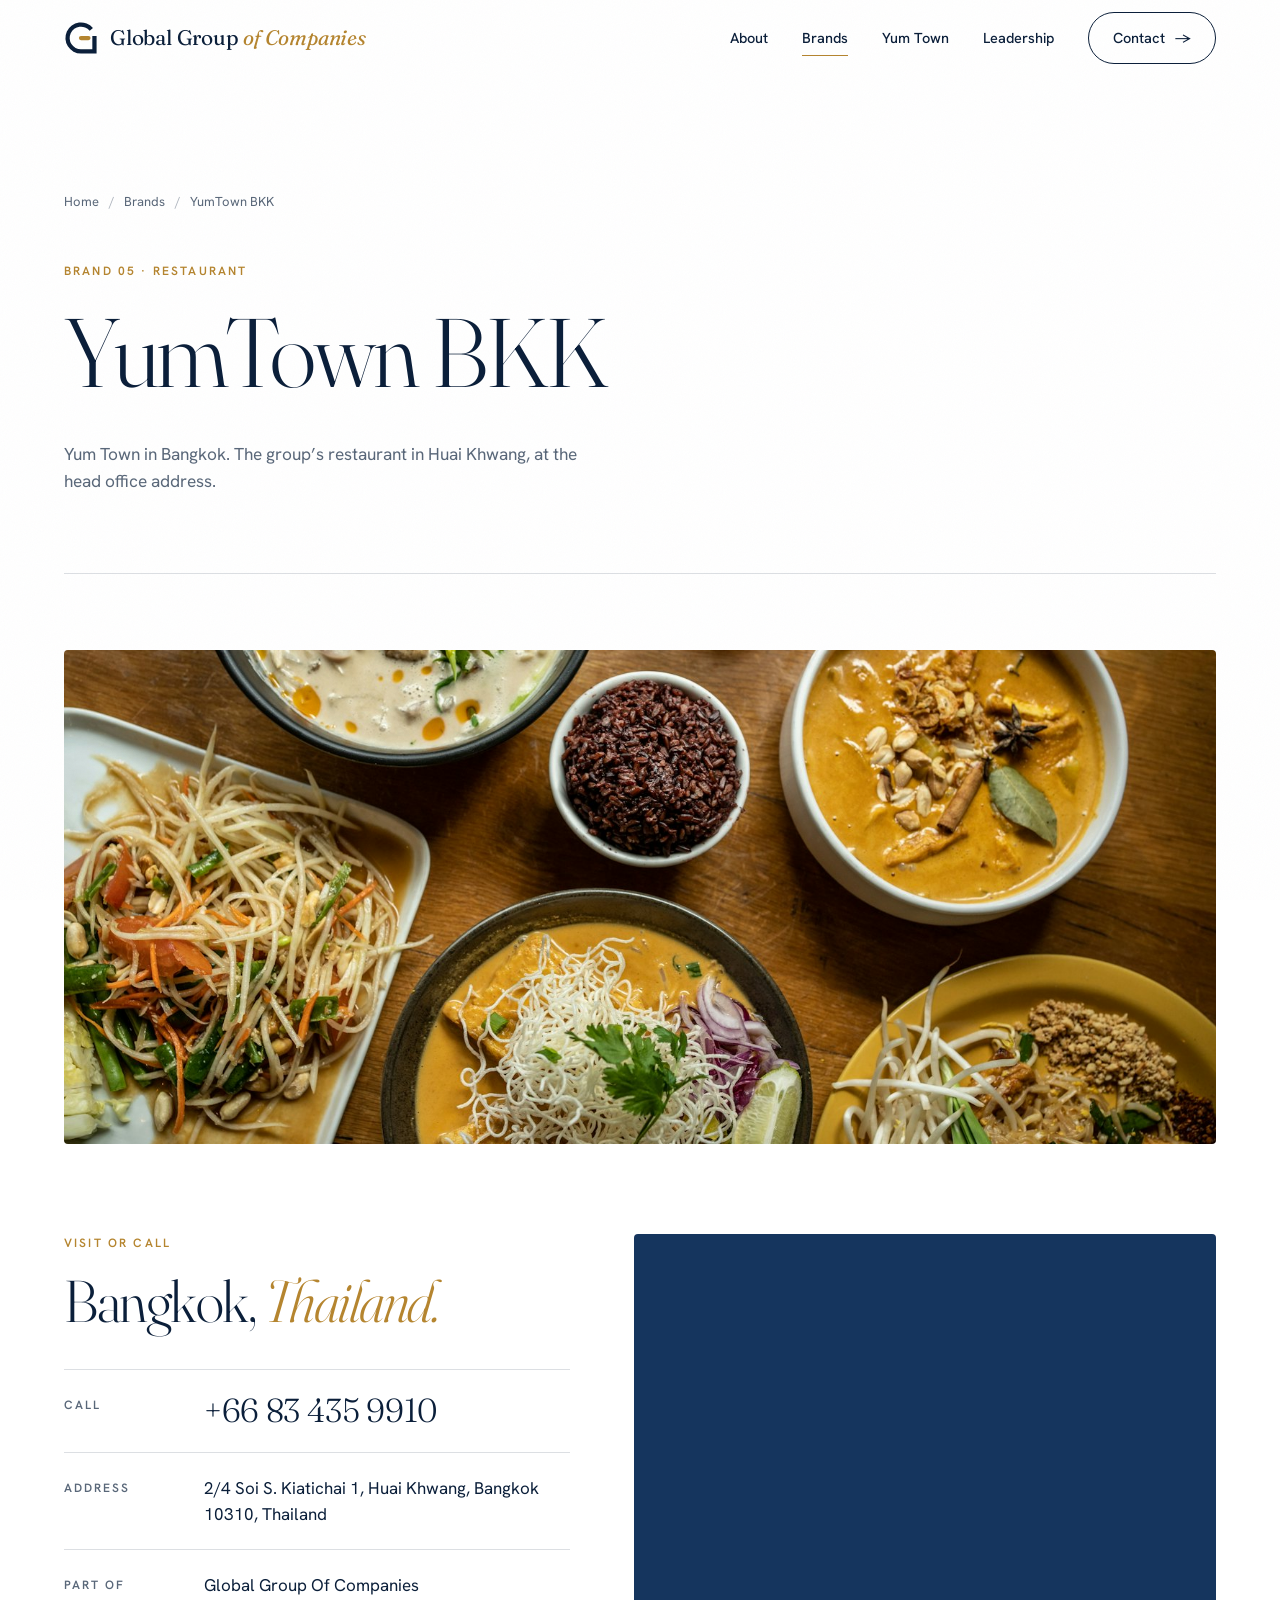
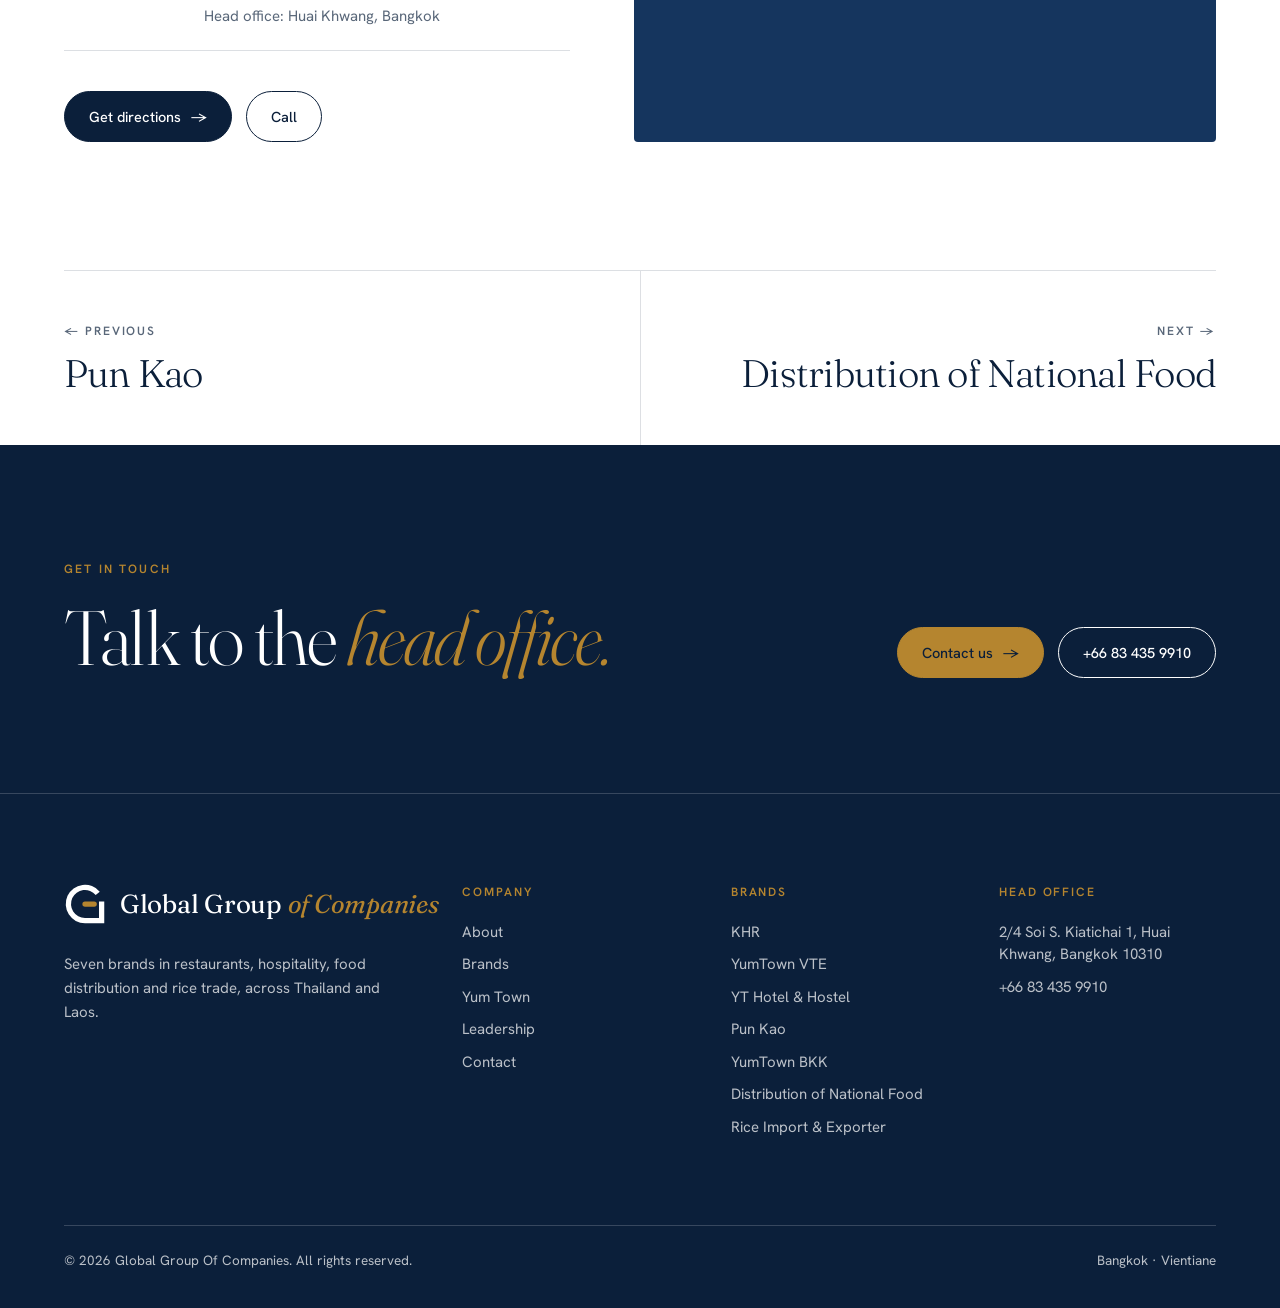
<file: brands/yumtown-bangkok.html>
<!DOCTYPE html>
<html lang="en">
<head>
<meta charset="utf-8">
<meta name="viewport" content="width=device-width, initial-scale=1">
<title>YumTown BKK | Global Group Of Companies</title>
<meta name="description" content="YumTown BKK, Bangkok, Thailand. Part of Global Group Of Companies. Address, phone and directions.">
<meta name="theme-color" content="#0B1F3A">
<meta property="og:title" content="YumTown BKK | Global Group Of Companies">
<meta property="og:description" content="YumTown BKK, Bangkok, Thailand. Part of Global Group Of Companies. Address, phone and directions.">
<meta property="og:type" content="website">
<link rel="icon" href="../assets/favicon.svg" type="image/svg+xml">
<link rel="apple-touch-icon" href="../assets/apple-touch-icon.png">
<link rel="preconnect" href="https://fonts.googleapis.com">
<link rel="preconnect" href="https://fonts.gstatic.com" crossorigin>
<link href="https://fonts.googleapis.com/css2?family=Fraunces:ital,opsz,wght@0,9..144,300..600;1,9..144,300..500&family=Hanken+Grotesk:wght@400;500;600&display=swap" rel="stylesheet">
<link rel="stylesheet" href="../assets/style.css">
<script>document.documentElement.classList.add('js');</script>
</head>
<body>

<header class="site-header">
  <div class="wrap nav">
    <a href="../index.html" class="wordmark" aria-label="Global Group Of Companies, home"><svg class="logo-mark" viewBox="0 0 48 48" aria-hidden="true" focusable="false"><path fill="currentColor" d="M40.85 9.86A22 22 0 1 0 24 46H46V21H40V40H24A16 16 0 1 1 36.26 13.72Z"/><path fill="#B5852F" d="M24 21H34.5A3 3 0 0 1 34.5 27H24A3 3 0 0 1 24 21Z"/></svg><span class="wm-text">Global Group <em>of Companies</em></span></a>
    <nav class="nav-links" id="nav-links" aria-label="Main">
      <a href="../about.html">About</a>
      <a href="../brands.html" aria-current="page">Brands</a>
      <a href="../yum-town.html">Yum Town</a>
      <a href="../leadership.html">Leadership</a>
      <a href="../contact.html" class="btn">Contact <span class="arrow" aria-hidden="true">&rarr;</span></a>
    </nav>
    <button class="nav-toggle" id="nav-toggle" aria-label="Open menu" aria-expanded="false" aria-controls="nav-links"><span></span><span></span></button>
  </div>
</header>

<main>

<section class="page-hero">
  <div class="wrap">
    <nav class="crumbs reveal" aria-label="Breadcrumb">
      <a href="../index.html">Home</a>
      <span aria-hidden="true">/</span> <a href="../brands.html">Brands</a>
      <span aria-hidden="true">/</span> <span aria-current="page">YumTown BKK</span>
    </nav>
    <p class="eyebrow reveal">Brand 05 &middot; Restaurant</p>
    <h1 class="display reveal" style="--d:.08s">YumTown BKK</h1>
    <p class="lede reveal" style="--d:.16s">Yum Town in Bangkok. The group&rsquo;s restaurant in Huai Khwang, at the head office address.</p>
    <div class="rule"></div>
  </div>
</section>

<section class="banner-wrap">
  <div class="wrap">
    <figure class="banner reveal"><img src="../images/food-spread.jpg" alt="A table of Thai dishes seen from above" width="1600" height="900" decoding="async"></figure>
  </div>
</section>

<section class="section">
  <div class="wrap">
    <div class="detail-grid">
      <div>
        <p class="eyebrow reveal">Visit or call</p>
        <h2 class="display reveal" style="--d:.08s">Bangkok, <em>Thailand.</em></h2>
        <dl class="info reveal">
          <div><dt>Call</dt><dd><a class="tel" href="tel:+66834359910">+66 83 435 9910</a></dd></div>
          <div><dt>Address</dt><dd>2/4 Soi S. Kiatichai 1, Huai Khwang, Bangkok 10310, Thailand</dd></div>
          <div><dt>Part of</dt><dd>Global Group Of Companies<small>Head office: Huai Khwang, Bangkok</small></dd></div>
        </dl>
        <div class="actions reveal">
          <a class="btn solid" href="https://www.google.com/maps/dir/?api=1&destination=13.778218%2C100.578529" target="_blank" rel="noopener">Get directions <span class="arrow" aria-hidden="true">&rarr;</span></a>
          <a class="btn" href="tel:+66834359910">Call</a>
        </div>
      </div>
      <div class="map reveal">
        <iframe title="Map: YumTown BKK, Bangkok" loading="lazy" referrerpolicy="no-referrer-when-downgrade" src="https://www.google.com/maps?q=13.778218%2C100.578529&z=16&output=embed"></iframe>
      </div>
    </div>
  </div>
</section>

<section>
  <div class="wrap">
    <nav class="pager" aria-label="More brands">
      <a href="pun-kao.html"><small>&larr; Previous</small><b>Pun Kao</b></a>
      <a href="distribution-of-national-food.html"><small>Next &rarr;</small><b>Distribution of National Food</b></a>
    </nav>
  </div>
</section>

<section class="cta dark">
  <div class="wrap cta-grid">
    <div>
      <p class="eyebrow reveal">Get in touch</p>
      <h2 class="display reveal" style="--d:.08s">Talk to the <em>head office.</em></h2>
    </div>
    <div class="actions reveal" style="--d:.16s">
      <a class="btn solid" href="../contact.html">Contact us <span class="arrow" aria-hidden="true">&rarr;</span></a>
      <a class="btn" href="tel:+66834359910">+66 83 435 9910</a>
    </div>
  </div>
</section>
</main>

<footer class="site-footer">
  <div class="wrap">
    <div class="foot-grid">
      <div>
        <a href="../index.html" class="wordmark"><svg class="logo-mark" viewBox="0 0 48 48" aria-hidden="true" focusable="false"><path fill="currentColor" d="M40.85 9.86A22 22 0 1 0 24 46H46V21H40V40H24A16 16 0 1 1 36.26 13.72Z"/><path fill="#B5852F" d="M24 21H34.5A3 3 0 0 1 34.5 27H24A3 3 0 0 1 24 21Z"/></svg><span class="wm-text">Global Group <em>of Companies</em></span></a>
        <p>Seven brands in restaurants, hospitality, food distribution and rice trade, across Thailand and Laos.</p>
      </div>
      <div>
        <h4>Company</h4>
        <ul>
          <li><a href="../about.html">About</a></li>
          <li><a href="../brands.html">Brands</a></li>
          <li><a href="../yum-town.html">Yum Town</a></li>
          <li><a href="../leadership.html">Leadership</a></li>
          <li><a href="../contact.html">Contact</a></li>
        </ul>
      </div>
      <div>
        <h4>Brands</h4>
        <ul>
          <li><a href="../brands/khr.html">KHR</a></li>
          <li><a href="../brands/yumtown-vientiane.html">YumTown VTE</a></li>
          <li><a href="../brands/yt-hotel-hostel.html">YT Hotel &amp; Hostel</a></li>
          <li><a href="../brands/pun-kao.html">Pun Kao</a></li>
          <li><a href="../brands/yumtown-bangkok.html">YumTown BKK</a></li>
          <li><a href="../brands/distribution-of-national-food.html">Distribution of National Food</a></li>
          <li><a href="../brands/rice-import-export.html">Rice Import &amp; Exporter</a></li>
        </ul>
      </div>
      <div>
        <h4>Head office</h4>
        <ul>
          <li>2/4 Soi S. Kiatichai 1, Huai Khwang, Bangkok 10310</li>
          <li><a href="tel:+66834359910">+66 83 435 9910</a></li>
        </ul>
      </div>
    </div>
    <div class="foot-base">
      <span>&copy; <span data-year>2026</span> Global Group Of Companies. All rights reserved.</span>
      <span>Bangkok &middot; Vientiane</span>
    </div>
  </div>
</footer>

<script src="../assets/main.js"></script>
</body>
</html>
</file>
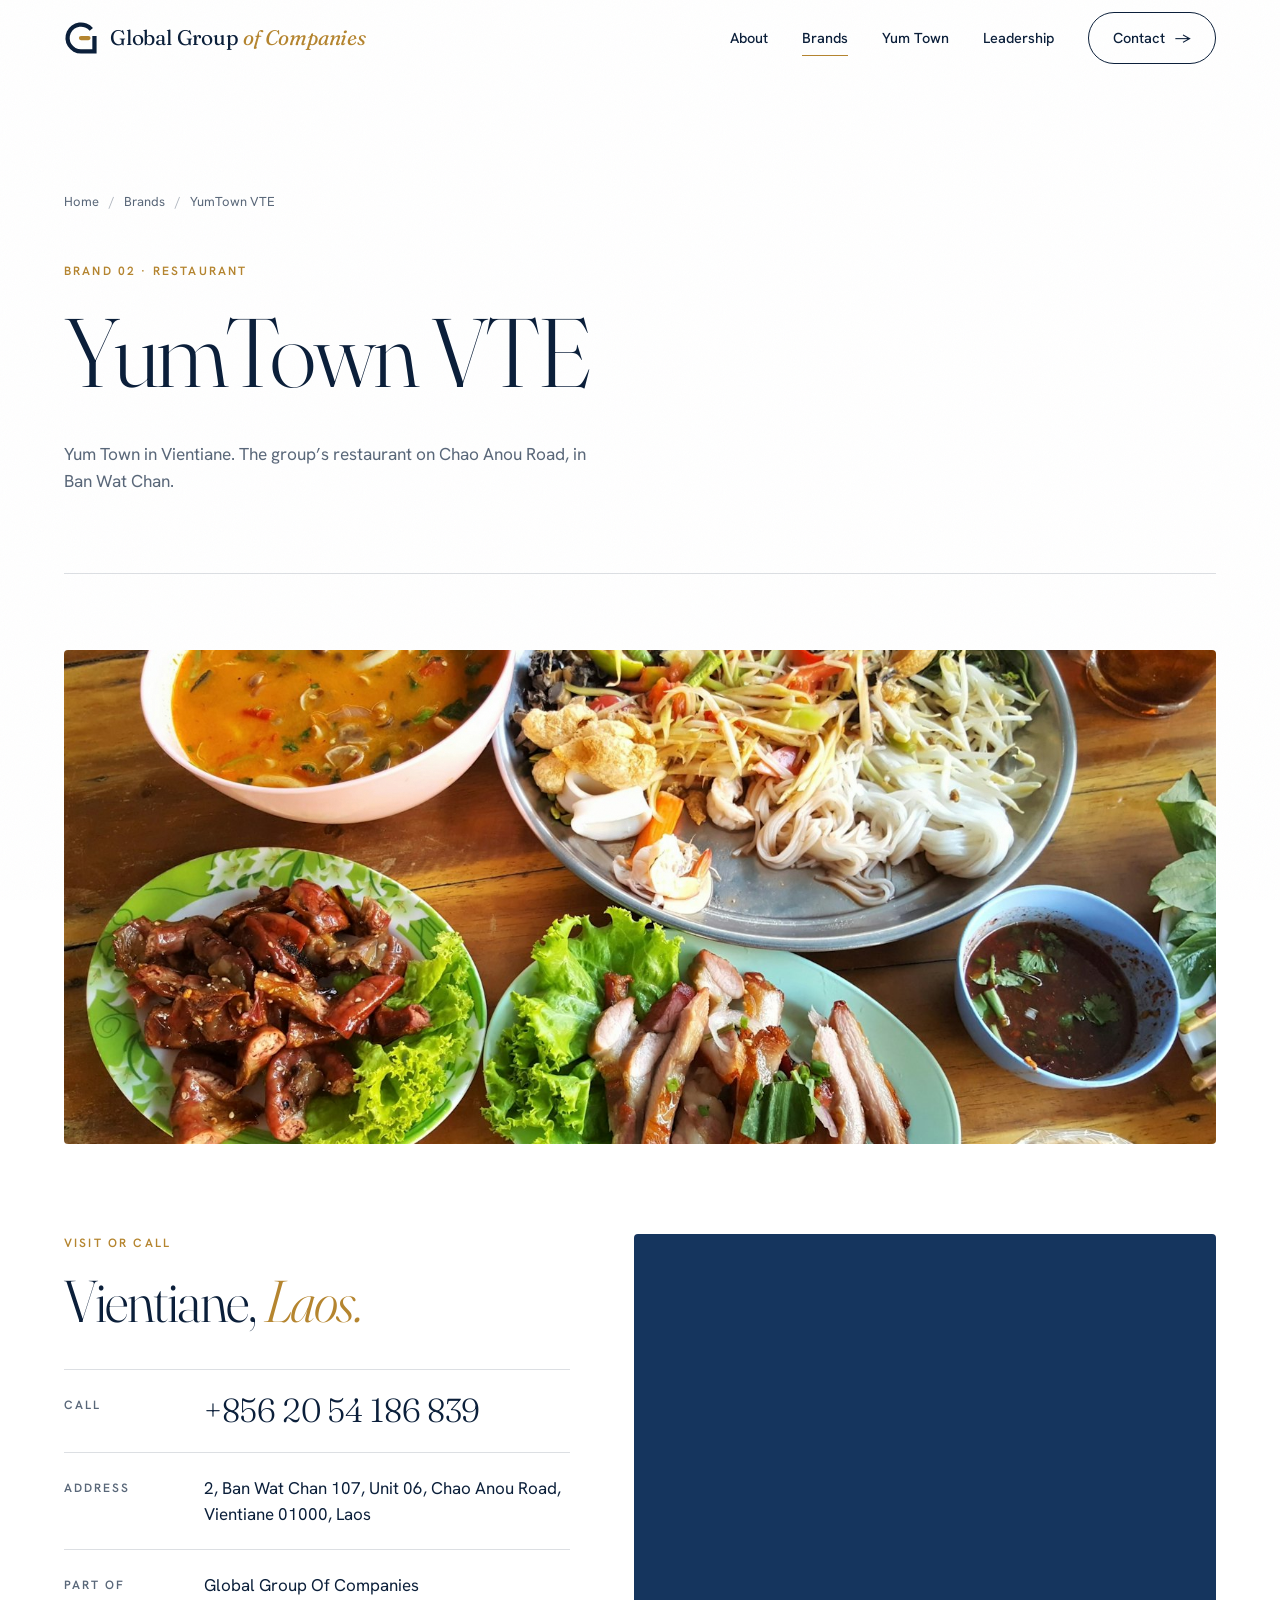
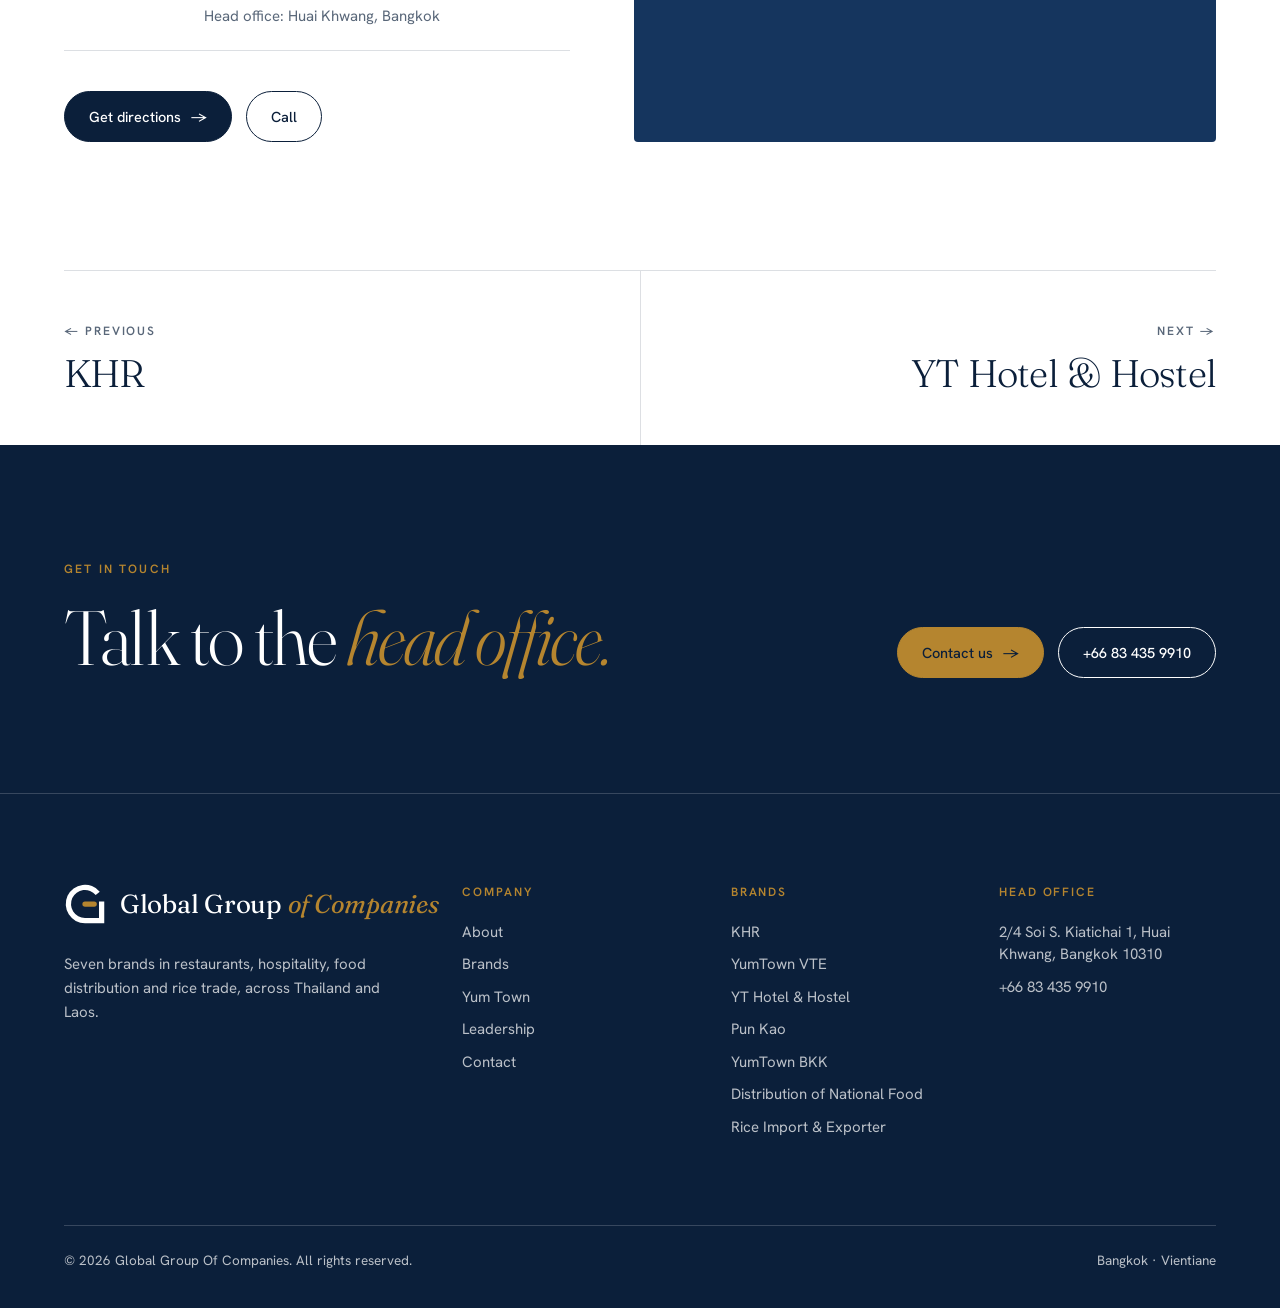
<file: brands/yumtown-vientiane.html>
<!DOCTYPE html>
<html lang="en">
<head>
<meta charset="utf-8">
<meta name="viewport" content="width=device-width, initial-scale=1">
<title>YumTown VTE | Global Group Of Companies</title>
<meta name="description" content="YumTown VTE, Vientiane, Laos. Part of Global Group Of Companies. Address, phone and directions.">
<meta name="theme-color" content="#0B1F3A">
<meta property="og:title" content="YumTown VTE | Global Group Of Companies">
<meta property="og:description" content="YumTown VTE, Vientiane, Laos. Part of Global Group Of Companies. Address, phone and directions.">
<meta property="og:type" content="website">
<link rel="icon" href="../assets/favicon.svg" type="image/svg+xml">
<link rel="apple-touch-icon" href="../assets/apple-touch-icon.png">
<link rel="preconnect" href="https://fonts.googleapis.com">
<link rel="preconnect" href="https://fonts.gstatic.com" crossorigin>
<link href="https://fonts.googleapis.com/css2?family=Fraunces:ital,opsz,wght@0,9..144,300..600;1,9..144,300..500&family=Hanken+Grotesk:wght@400;500;600&display=swap" rel="stylesheet">
<link rel="stylesheet" href="../assets/style.css">
<script>document.documentElement.classList.add('js');</script>
</head>
<body>

<header class="site-header">
  <div class="wrap nav">
    <a href="../index.html" class="wordmark" aria-label="Global Group Of Companies, home"><svg class="logo-mark" viewBox="0 0 48 48" aria-hidden="true" focusable="false"><path fill="currentColor" d="M40.85 9.86A22 22 0 1 0 24 46H46V21H40V40H24A16 16 0 1 1 36.26 13.72Z"/><path fill="#B5852F" d="M24 21H34.5A3 3 0 0 1 34.5 27H24A3 3 0 0 1 24 21Z"/></svg><span class="wm-text">Global Group <em>of Companies</em></span></a>
    <nav class="nav-links" id="nav-links" aria-label="Main">
      <a href="../about.html">About</a>
      <a href="../brands.html" aria-current="page">Brands</a>
      <a href="../yum-town.html">Yum Town</a>
      <a href="../leadership.html">Leadership</a>
      <a href="../contact.html" class="btn">Contact <span class="arrow" aria-hidden="true">&rarr;</span></a>
    </nav>
    <button class="nav-toggle" id="nav-toggle" aria-label="Open menu" aria-expanded="false" aria-controls="nav-links"><span></span><span></span></button>
  </div>
</header>

<main>

<section class="page-hero">
  <div class="wrap">
    <nav class="crumbs reveal" aria-label="Breadcrumb">
      <a href="../index.html">Home</a>
      <span aria-hidden="true">/</span> <a href="../brands.html">Brands</a>
      <span aria-hidden="true">/</span> <span aria-current="page">YumTown VTE</span>
    </nav>
    <p class="eyebrow reveal">Brand 02 &middot; Restaurant</p>
    <h1 class="display reveal" style="--d:.08s">YumTown VTE</h1>
    <p class="lede reveal" style="--d:.16s">Yum Town in Vientiane. The group&rsquo;s restaurant on Chao Anou Road, in Ban Wat Chan.</p>
    <div class="rule"></div>
  </div>
</section>

<section class="banner-wrap">
  <div class="wrap">
    <figure class="banner reveal"><img src="../images/food-grill.jpg" alt="A table of grilled meats, salads and soup" width="1600" height="900" decoding="async"></figure>
  </div>
</section>

<section class="section">
  <div class="wrap">
    <div class="detail-grid">
      <div>
        <p class="eyebrow reveal">Visit or call</p>
        <h2 class="display reveal" style="--d:.08s">Vientiane, <em>Laos.</em></h2>
        <dl class="info reveal">
          <div><dt>Call</dt><dd><a class="tel" href="tel:+8562054186839">+856 20 54 186 839</a></dd></div>
          <div><dt>Address</dt><dd>2, Ban Wat Chan 107, Unit 06, Chao Anou Road, Vientiane 01000, Laos</dd></div>
          <div><dt>Part of</dt><dd>Global Group Of Companies<small>Head office: Huai Khwang, Bangkok</small></dd></div>
        </dl>
        <div class="actions reveal">
          <a class="btn solid" href="https://www.google.com/maps/dir/?api=1&destination=Chao%20Anou%20Road%2C%20Ban%20Wat%20Chan%2C%20Vientiane%2C%20Laos" target="_blank" rel="noopener">Get directions <span class="arrow" aria-hidden="true">&rarr;</span></a>
          <a class="btn" href="tel:+8562054186839">Call</a>
        </div>
      </div>
      <div class="map reveal">
        <iframe title="Map: YumTown VTE, Vientiane" loading="lazy" referrerpolicy="no-referrer-when-downgrade" src="https://www.google.com/maps?q=Chao%20Anou%20Road%2C%20Ban%20Wat%20Chan%2C%20Vientiane%2C%20Laos&z=16&output=embed"></iframe>
      </div>
    </div>
  </div>
</section>

<section>
  <div class="wrap">
    <nav class="pager" aria-label="More brands">
      <a href="khr.html"><small>&larr; Previous</small><b>KHR</b></a>
      <a href="yt-hotel-hostel.html"><small>Next &rarr;</small><b>YT Hotel &amp; Hostel</b></a>
    </nav>
  </div>
</section>

<section class="cta dark">
  <div class="wrap cta-grid">
    <div>
      <p class="eyebrow reveal">Get in touch</p>
      <h2 class="display reveal" style="--d:.08s">Talk to the <em>head office.</em></h2>
    </div>
    <div class="actions reveal" style="--d:.16s">
      <a class="btn solid" href="../contact.html">Contact us <span class="arrow" aria-hidden="true">&rarr;</span></a>
      <a class="btn" href="tel:+66834359910">+66 83 435 9910</a>
    </div>
  </div>
</section>
</main>

<footer class="site-footer">
  <div class="wrap">
    <div class="foot-grid">
      <div>
        <a href="../index.html" class="wordmark"><svg class="logo-mark" viewBox="0 0 48 48" aria-hidden="true" focusable="false"><path fill="currentColor" d="M40.85 9.86A22 22 0 1 0 24 46H46V21H40V40H24A16 16 0 1 1 36.26 13.72Z"/><path fill="#B5852F" d="M24 21H34.5A3 3 0 0 1 34.5 27H24A3 3 0 0 1 24 21Z"/></svg><span class="wm-text">Global Group <em>of Companies</em></span></a>
        <p>Seven brands in restaurants, hospitality, food distribution and rice trade, across Thailand and Laos.</p>
      </div>
      <div>
        <h4>Company</h4>
        <ul>
          <li><a href="../about.html">About</a></li>
          <li><a href="../brands.html">Brands</a></li>
          <li><a href="../yum-town.html">Yum Town</a></li>
          <li><a href="../leadership.html">Leadership</a></li>
          <li><a href="../contact.html">Contact</a></li>
        </ul>
      </div>
      <div>
        <h4>Brands</h4>
        <ul>
          <li><a href="../brands/khr.html">KHR</a></li>
          <li><a href="../brands/yumtown-vientiane.html">YumTown VTE</a></li>
          <li><a href="../brands/yt-hotel-hostel.html">YT Hotel &amp; Hostel</a></li>
          <li><a href="../brands/pun-kao.html">Pun Kao</a></li>
          <li><a href="../brands/yumtown-bangkok.html">YumTown BKK</a></li>
          <li><a href="../brands/distribution-of-national-food.html">Distribution of National Food</a></li>
          <li><a href="../brands/rice-import-export.html">Rice Import &amp; Exporter</a></li>
        </ul>
      </div>
      <div>
        <h4>Head office</h4>
        <ul>
          <li>2/4 Soi S. Kiatichai 1, Huai Khwang, Bangkok 10310</li>
          <li><a href="tel:+66834359910">+66 83 435 9910</a></li>
        </ul>
      </div>
    </div>
    <div class="foot-base">
      <span>&copy; <span data-year>2026</span> Global Group Of Companies. All rights reserved.</span>
      <span>Bangkok &middot; Vientiane</span>
    </div>
  </div>
</footer>

<script src="../assets/main.js"></script>
</body>
</html>
</file>
<file: assets/style.css>
:root {
  --paper: #FFFFFF;
  --paper-deep: #F2F5F9;
  --ink: #0B1F3A;
  --forest: #15355E;
  --saffron: #B5852F;
  --line: rgba(11, 31, 58, .14);
  --line-light: rgba(255, 255, 255, .18);
  --muted: rgba(11, 31, 58, .68);
  --muted-light: rgba(255, 255, 255, .72);
  --serif: "Fraunces", Georgia, "Times New Roman", serif;
  --sans: "Hanken Grotesk", "Helvetica Neue", Arial, sans-serif;
  --gutter: clamp(20px, 5vw, 72px);
  --section: clamp(80px, 10vw, 152px);
  --ease: cubic-bezier(.2, .7, .2, 1);
}

*, *::before, *::after { box-sizing: border-box; }
html { scroll-behavior: smooth; -webkit-text-size-adjust: 100%; }
body {
  margin: 0;
  background: var(--paper);
  color: var(--ink);
  font-family: var(--sans);
  font-size: 17px;
  line-height: 1.6;
  -webkit-font-smoothing: antialiased;
  overflow-x: hidden;
}
img, svg, iframe { display: block; max-width: 100%; }
a { color: inherit; text-decoration: none; }
h1, h2, h3, p, dl, dd { margin: 0; }
ul { margin: 0; padding: 0; list-style: none; }
:focus-visible { outline: 2px solid var(--saffron); outline-offset: 4px; border-radius: 2px; }
::selection { background: var(--saffron); color: var(--paper); }

/* film grain */
body::after {
  content: "";
  position: fixed; inset: 0;
  pointer-events: none;
  z-index: 100;
  opacity: .035;
  mix-blend-mode: multiply;
  background-image: url("data:image/svg+xml,%3Csvg xmlns='http://www.w3.org/2000/svg' width='180' height='180'%3E%3Cfilter id='n'%3E%3CfeTurbulence type='fractalNoise' baseFrequency='.9' numOctaves='2' stitchTiles='stitch'/%3E%3C/filter%3E%3Crect width='100%25' height='100%25' filter='url(%23n)'/%3E%3C/svg%3E");
}

.wrap { max-width: 1320px; margin: 0 auto; padding: 0 var(--gutter); }
.section { padding: var(--section) 0; }
.tint { background: var(--paper-deep); }
.dark { background: var(--ink); color: var(--paper); }
.eyebrow {
  font-size: 12px;
  font-weight: 600;
  letter-spacing: .18em;
  text-transform: uppercase;
  color: var(--saffron);
}
.display {
  font-family: var(--serif);
  font-weight: 300;
  font-variation-settings: "opsz" 144;
  letter-spacing: -.025em;
  line-height: 1.02;
}
.display em { font-style: italic; font-weight: 300; color: var(--saffron); }
.lede { max-width: 32em; font-size: clamp(17px, 1.35vw, 20px); color: var(--muted); }
.dark .lede { color: var(--muted-light); }

/* hairline that draws in */
.rule { height: 1px; background: var(--line); transform-origin: left; }
.dark .rule { background: var(--line-light); }
.js .rule { transform: scaleX(0); transition: transform 1.2s var(--ease); }
.js .rule.in { transform: scaleX(1); }

/* reveal */
.js .reveal { opacity: 0; transform: translateY(22px); transition: opacity .9s var(--ease), transform .9s var(--ease); transition-delay: var(--d, 0s); }
.js .reveal.in { opacity: 1; transform: none; }

/* ---------- header ---------- */
.site-header {
  position: fixed; top: 0; left: 0; right: 0;
  z-index: 50;
  transition: background .4s var(--ease), box-shadow .4s var(--ease);
}
.site-header.scrolled {
  background: rgba(255, 255, 255, .94);
  backdrop-filter: blur(12px);
  -webkit-backdrop-filter: blur(12px);
  box-shadow: 0 1px 0 var(--line);
}
.nav { display: flex; align-items: center; justify-content: space-between; height: 76px; }
.wordmark { display: inline-flex; align-items: center; gap: 12px; font-family: var(--serif); font-size: 21px; letter-spacing: -.01em; white-space: nowrap; }
.wordmark em { color: var(--saffron); font-style: italic; }
.logo-mark { display: block; flex: none; height: 34px; width: auto; overflow: visible; }
.nav-links { display: flex; align-items: center; gap: 34px; font-size: 14.5px; font-weight: 500; }
.nav-links a:not(.btn) { position: relative; padding: 6px 0; }
.nav-links a:not(.btn)::after {
  content: ""; position: absolute; left: 0; bottom: 0;
  width: 100%; height: 1px; background: currentColor;
  transform: scaleX(0); transform-origin: right;
  transition: transform .45s var(--ease);
}
.nav-links a:not(.btn):hover::after { transform: scaleX(1); transform-origin: left; }
.nav-links a[aria-current="page"]:not(.btn)::after { transform: scaleX(1); background: var(--saffron); }

.btn {
  display: inline-flex; align-items: center; gap: 10px;
  padding: 13px 24px;
  border: 1px solid var(--ink);
  border-radius: 999px;
  font-size: 14.5px; font-weight: 500;
  transition: background .35s var(--ease), color .35s var(--ease), border-color .35s var(--ease);
}
.btn:hover { background: var(--ink); color: var(--paper); }
.btn.solid { background: var(--ink); color: var(--paper); }
.btn.solid:hover { background: var(--saffron); border-color: var(--saffron); }
.dark .btn { border-color: var(--paper); }
.dark .btn:hover { background: var(--paper); color: var(--ink); }
.dark .btn.solid { background: var(--saffron); border-color: var(--saffron); color: var(--ink); }
.dark .btn.solid:hover { background: var(--paper); border-color: var(--paper); }
.btn .arrow { transition: transform .35s var(--ease); }
.btn:hover .arrow { transform: translateX(4px); }
.actions { display: flex; flex-wrap: wrap; gap: 14px; margin-top: 40px; }
.text-link { font-size: 15px; font-weight: 500; border-bottom: 1px solid currentColor; padding-bottom: 3px; transition: color .3s; }
.text-link:hover { color: var(--saffron); }

.nav-toggle {
  display: none;
  width: 44px; height: 44px;
  margin-right: -10px;
  border: 0; background: none; color: inherit; cursor: pointer;
  position: relative;
}
.nav-toggle span {
  position: absolute; left: 11px; right: 11px; height: 1.5px; background: currentColor;
  transition: transform .4s var(--ease), top .4s var(--ease);
}
.nav-toggle span:first-child { top: 18px; }
.nav-toggle span:last-child { top: 26px; }
.nav-open .nav-toggle span:first-child { top: 22px; transform: rotate(45deg); }
.nav-open .nav-toggle span:last-child { top: 22px; transform: rotate(-45deg); }

/* ---------- home hero ---------- */
.hero { padding: clamp(140px, 17vw, 220px) 0 clamp(64px, 8vw, 112px); position: relative; }
.hero-grid { display: grid; grid-template-columns: minmax(0, 1.25fr) minmax(0, 1fr); gap: clamp(32px, 5vw, 80px); align-items: end; }
.hero h1 { font-size: clamp(54px, 9.2vw, 148px); margin-top: 28px; }
.hero .lede { margin-top: clamp(28px, 3vw, 44px); }
.route { width: 100%; height: auto; overflow: visible; will-change: transform; }
.route text { font-family: var(--sans); fill: var(--ink); }
.route .place { font-family: var(--serif); font-size: 30px; letter-spacing: -.01em; }
.route .coord { font-size: 11px; letter-spacing: .14em; fill: var(--muted); }
.route .arc { fill: none; stroke: var(--ink); stroke-width: 1; stroke-dasharray: 3 7; }
.route .arc-draw { fill: none; stroke: var(--saffron); stroke-width: 1.5; stroke-dasharray: 620; stroke-dashoffset: 620; animation: draw 2.6s var(--ease) .5s forwards; }
.route .ring { fill: none; stroke: var(--saffron); stroke-width: 1; transform-box: fill-box; transform-origin: center; animation: pulse 3.6s ease-out infinite; }
.route .ring.b { animation-delay: 1.8s; }
.route .dot { fill: var(--saffron); }
.route .river { fill: none; stroke: var(--line); stroke-width: 1; }
@keyframes draw { to { stroke-dashoffset: 0; } }
@keyframes pulse { 0% { transform: scale(1); opacity: .9; } 100% { transform: scale(4.2); opacity: 0; } }

.facts {
  display: grid; grid-template-columns: repeat(3, minmax(0, 1fr));
  gap: 24px;
  margin-top: clamp(56px, 7vw, 104px);
  padding-top: 28px;
  position: relative;
}
.facts .rule { position: absolute; top: 0; left: 0; right: 0; }
.fact b { display: block; font-family: var(--serif); font-weight: 300; font-size: clamp(34px, 3.6vw, 54px); line-height: 1; letter-spacing: -.02em; }
.fact span { display: block; margin-top: 10px; font-size: 14px; color: var(--muted); }

/* ---------- inner page hero ---------- */
.page-hero { padding: clamp(136px, 15vw, 200px) 0 clamp(48px, 6vw, 88px); }
.crumbs { display: flex; flex-wrap: wrap; gap: 10px; font-size: 13px; color: var(--muted); margin-bottom: clamp(28px, 4vw, 48px); }
.crumbs a { border-bottom: 1px solid transparent; transition: border-color .3s, color .3s; }
.crumbs a:hover { color: var(--ink); border-color: var(--ink); }
.crumbs span[aria-hidden] { opacity: .5; }
.page-hero h1 { font-size: clamp(46px, 7.6vw, 120px); margin-top: 22px; max-width: 12em; }
.page-hero .lede { margin-top: clamp(24px, 3vw, 40px); }
.page-hero .rule { margin-top: clamp(48px, 6vw, 88px); }

/* ---------- statement ---------- */
.split { display: grid; grid-template-columns: minmax(0, 1fr) minmax(0, 2.6fr); gap: clamp(24px, 4vw, 64px); }
.big {
  font-family: var(--serif); font-weight: 300;
  font-size: clamp(27px, 3.5vw, 52px);
  line-height: 1.18; letter-spacing: -.018em;
}
.big em { color: var(--saffron); font-style: italic; }
.prose { max-width: 38em; margin-top: 32px; color: var(--muted); }
.prose p + p { margin-top: 1em; }
.pillars { display: grid; grid-template-columns: repeat(4, minmax(0, 1fr)); gap: clamp(20px, 3vw, 48px); margin-top: clamp(48px, 6vw, 88px); }
.pillar { padding-top: 20px; border-top: 1px solid var(--line); }
.pillar h3 { font-family: var(--serif); font-weight: 400; font-size: 22px; letter-spacing: -.01em; }
.pillar p { margin-top: 8px; font-size: 15px; color: var(--muted); }

/* ---------- section head ---------- */
.section-head { display: flex; align-items: end; justify-content: space-between; gap: 32px; flex-wrap: wrap; margin-bottom: clamp(40px, 5vw, 72px); }
.section-head h2 { font-size: clamp(40px, 6vw, 92px); margin-top: 20px; }
.section-head > p { max-width: 24em; color: var(--muted); font-size: 16px; }
.dark .section-head > p { color: var(--muted-light); }

/* ---------- brand list ---------- */
.group-label { display: flex; align-items: baseline; justify-content: space-between; gap: 16px; margin: clamp(48px, 6vw, 80px) 0 8px; }
.group-label:first-child { margin-top: 0; }
.group-label h3 { font-family: var(--serif); font-weight: 300; font-size: clamp(26px, 2.6vw, 38px); letter-spacing: -.015em; }
.group-label span { font-size: 13px; color: var(--muted); }
.dark .group-label span { color: var(--muted-light); }
.brand {
  display: grid;
  grid-template-columns: 72px minmax(0, 1.5fr) minmax(0, 1.2fr) minmax(0, .9fr);
  gap: 24px;
  align-items: baseline;
  padding: clamp(24px, 2.6vw, 38px) 0;
  border-top: 1px solid var(--line);
  position: relative;
}
.brand:last-child { border-bottom: 1px solid var(--line); }
.dark .brand { border-color: var(--line-light); }
.brand::before {
  content: ""; position: absolute; left: 0; top: -1px; height: 1px; width: 100%;
  background: var(--saffron);
  transform: scaleX(0); transform-origin: left;
  transition: transform .7s var(--ease);
}
.brand:hover::before { transform: scaleX(1); }
.brand-no { font-size: 12px; letter-spacing: .16em; color: var(--saffron); font-weight: 600; }
.brand-name { font-family: var(--serif); font-weight: 300; font-size: clamp(30px, 3.6vw, 56px); line-height: 1.05; letter-spacing: -.02em; transition: transform .6s var(--ease); }
.brand:hover .brand-name { transform: translateX(14px); }
.brand-kind { display: block; margin-top: 10px; font-family: var(--sans); font-size: 12px; font-weight: 600; letter-spacing: .16em; text-transform: uppercase; color: var(--muted); }
.brand-where { font-size: 15px; color: var(--muted); line-height: 1.55; }
.brand-where b { display: block; color: var(--ink); font-weight: 500; margin-bottom: 2px; }
.dark .brand-kind, .dark .brand-where { color: var(--muted-light); }
.dark .brand-where b { color: var(--paper); }
.brand-go { font-size: 15px; justify-self: end; text-align: right; white-space: nowrap; }
.brand-go .arrow { display: inline-block; margin-left: 8px; color: var(--saffron); transition: transform .4s var(--ease); }
.brand:hover .brand-go .arrow { transform: translateX(6px); }

/* ---------- feature (yum town) ---------- */
.feature-grid { display: grid; grid-template-columns: minmax(0, 1fr) minmax(0, 1fr); gap: clamp(32px, 6vw, 104px); align-items: center; }
.feature-grid h2 { font-size: clamp(56px, 9vw, 150px); margin-top: 20px; }
.feature-grid .lede { margin-top: 28px; }
.plates { position: relative; aspect-ratio: 4 / 5; }
.plate { position: absolute; border-radius: 4px; overflow: hidden; background: var(--forest); will-change: transform; }
.plate img { position: absolute; inset: 0; width: 100%; height: 100%; object-fit: cover; }
.plate.one { inset: 0 18% 14% 0; background: radial-gradient(120% 90% at 20% 10%, #24508A 0%, var(--forest) 45%, var(--ink) 100%); }
.plate.two { inset: 46% 0 0 46%; background: radial-gradient(120% 100% at 80% 0%, #D2A656 0%, var(--saffron) 50%, #84601F 100%); box-shadow: 0 30px 60px -30px rgba(11, 31, 58, .45); }
.plate svg { position: absolute; inset: 0; width: 100%; height: 100%; }
.plate .mono { position: absolute; left: 8%; bottom: 6%; font-family: var(--serif); font-style: italic; font-weight: 300; font-size: clamp(22px, 2.4vw, 34px); color: var(--paper); opacity: .92; }

.banner-wrap + .section, .banner-wrap + div > .section { padding-top: clamp(56px, 7vw, 104px); }
.banner { margin: 0; aspect-ratio: 21 / 9; border-radius: 4px; overflow: hidden; background: var(--paper-deep); }
.banner img { width: 100%; height: 100%; object-fit: cover; transition: transform 1.6s var(--ease); }
.banner:hover img { transform: scale(1.03); }
.card-img { margin: calc(-1 * clamp(28px, 3.4vw, 52px)); margin-bottom: clamp(24px, 3vw, 40px); aspect-ratio: 16 / 9; overflow: hidden; border-radius: 3px 3px 0 0; background: var(--paper-deep); }
.card-img img { width: 100%; height: 100%; object-fit: cover; }

/* ---------- cards ---------- */
.cards { display: grid; grid-template-columns: repeat(2, minmax(0, 1fr)); gap: clamp(20px, 3vw, 40px); }
.card {
  display: flex; flex-direction: column;
  padding: clamp(28px, 3.4vw, 52px);
  border: 1px solid var(--line);
  border-radius: 4px;
  background: var(--paper);
  transition: border-color .4s var(--ease), transform .6s var(--ease);
}
a.card:hover { border-color: var(--saffron); transform: translateY(-4px); }
.card h3 { font-family: var(--serif); font-weight: 300; font-size: clamp(32px, 3.4vw, 50px); letter-spacing: -.02em; line-height: 1.05; margin-top: 16px; }
.card > p { margin-top: 14px; color: var(--muted); font-size: 16px; }
.card ul { margin-top: 24px; border-top: 1px solid var(--line); }
.card li { border-bottom: 1px solid var(--line); }
.card li a { display: flex; justify-content: space-between; gap: 16px; padding: 14px 0; font-size: 16px; transition: color .3s, padding .4s var(--ease); }
.card li a:hover { color: var(--saffron); padding-left: 8px; }
.card li a span { color: var(--muted); font-size: 14px; }
.card .actions { margin-top: auto; padding-top: 32px; }

/* ---------- detail (brand page / location) ---------- */
.detail-grid { display: grid; grid-template-columns: minmax(0, 1fr) minmax(0, 1.15fr); gap: clamp(32px, 5vw, 88px); align-items: stretch; }
.detail-grid.flip > .map { order: -1; }
.info { border-top: 1px solid var(--line); }
.dark .info { border-color: var(--line-light); }
.info > div { display: grid; grid-template-columns: 120px minmax(0, 1fr); gap: 20px; padding: 22px 0; border-bottom: 1px solid var(--line); }
.dark .info > div { border-color: var(--line-light); }
.info dt { font-size: 12px; font-weight: 600; letter-spacing: .16em; text-transform: uppercase; color: var(--muted); padding-top: 4px; }
.dark .info dt { color: var(--muted-light); }
.info dd { font-size: 17px; line-height: 1.55; }
.info dd small { display: block; margin-top: 6px; font-size: 15px; color: var(--muted); }
.dark .info dd small { color: var(--muted-light); }
.info .tel { font-family: var(--serif); font-weight: 300; font-size: clamp(26px, 2.6vw, 38px); letter-spacing: -.01em; line-height: 1.1; transition: color .3s; }
.info .tel:hover { color: var(--saffron); }
.detail-grid h2 { font-size: clamp(38px, 4.6vw, 72px); margin: 18px 0 clamp(28px, 3vw, 44px); }
.map { position: relative; min-height: 460px; border-radius: 4px; overflow: hidden; background: var(--forest); }
.map iframe { position: absolute; inset: 0; width: 100%; height: 100%; border: 0; filter: grayscale(.55) sepia(.18) contrast(.96); }

.pager { display: grid; grid-template-columns: repeat(2, minmax(0, 1fr)); border-top: 1px solid var(--line); }
.pager a { padding: clamp(28px, 4vw, 56px) 0; transition: color .3s; }
.pager a:last-child { text-align: right; padding-left: 24px; border-left: 1px solid var(--line); }
.pager a:first-child { padding-right: 24px; }
.pager small { display: block; font-size: 12px; font-weight: 600; letter-spacing: .16em; text-transform: uppercase; color: var(--muted); }
.pager b { display: block; margin-top: 10px; font-family: var(--serif); font-weight: 300; font-size: clamp(24px, 3vw, 44px); letter-spacing: -.02em; line-height: 1.1; }
.pager a:hover { color: var(--saffron); }

/* ---------- leadership ---------- */
.people-grid { display: grid; grid-template-columns: repeat(3, minmax(0, 1fr)); gap: clamp(20px, 3vw, 48px); }
.portrait {
  aspect-ratio: 4 / 5;
  border-radius: 4px;
  background: linear-gradient(160deg, var(--paper-deep), #DDE3EC);
  display: grid; place-items: center;
  position: relative; overflow: hidden;
}
.tint .portrait { background: linear-gradient(160deg, #E4E9F0, #D3DAE5); }
.portrait img { position: absolute; inset: 0; width: 100%; height: 100%; object-fit: cover; object-position: 50% 18%; transition: transform 1.2s var(--ease); }
.person:hover .portrait img { transform: scale(1.04); }
.portrait span {
  font-family: var(--serif); font-weight: 300; font-style: italic;
  font-size: clamp(64px, 8vw, 128px); letter-spacing: -.04em;
  color: var(--forest); opacity: .34;
  transition: transform .9s var(--ease), opacity .6s;
}
.person:hover .portrait span { transform: scale(1.06); opacity: .5; }
.person h3 { margin-top: 22px; font-family: var(--serif); font-weight: 400; font-size: clamp(24px, 2.2vw, 32px); letter-spacing: -.015em; }
.person .role { margin-top: 4px; font-size: 12px; font-weight: 600; letter-spacing: .16em; text-transform: uppercase; color: var(--saffron); }

/* ---------- directory ---------- */
.directory { width: 100%; border-collapse: collapse; font-size: 16px; }
.directory th { text-align: left; font-size: 12px; font-weight: 600; letter-spacing: .16em; text-transform: uppercase; color: var(--muted); padding: 0 16px 16px 0; }
.directory td { padding: 20px 16px 20px 0; border-top: 1px solid var(--line); vertical-align: top; }
.directory tr:last-child td { border-bottom: 1px solid var(--line); }
.directory td:first-child a { font-family: var(--serif); font-size: 22px; letter-spacing: -.01em; transition: color .3s; }
.directory td:first-child a:hover, .directory td a[href^="tel"]:hover { color: var(--saffron); }
.directory td:nth-child(2) { color: var(--muted); font-size: 15px; }
.directory td:last-child { white-space: nowrap; padding-right: 0; }

/* ---------- form ---------- */
.form-grid { display: grid; grid-template-columns: minmax(0, 1fr) minmax(0, 1.15fr); gap: clamp(32px, 5vw, 88px); align-items: start; }
.form-grid h2 { font-size: clamp(40px, 6vw, 92px); margin-top: 20px; }
.form-grid .lede { margin-top: 28px; }
.form-note { margin-top: 20px; font-size: 15px; color: var(--muted-light); }
.form-note a { color: var(--paper); border-bottom: 1px solid var(--line-light); padding-bottom: 2px; transition: color .3s, border-color .3s; }
.form-note a:hover { color: var(--saffron); border-color: var(--saffron); }
.form { display: grid; gap: 22px; }
.field-row { display: grid; grid-template-columns: repeat(2, minmax(0, 1fr)); gap: 22px; }
.field label { display: block; margin-bottom: 8px; font-size: 12px; font-weight: 600; letter-spacing: .16em; text-transform: uppercase; color: var(--muted-light); }
.field label span { letter-spacing: .04em; text-transform: none; font-weight: 400; }
.field input, .field select, .field textarea {
  width: 100%;
  padding: 14px 16px;
  font: inherit; font-size: 16px;
  color: var(--paper);
  background: rgba(255, 255, 255, .06);
  border: 1px solid var(--line-light);
  border-radius: 4px;
  transition: border-color .3s, background .3s;
}
.field textarea { resize: vertical; min-height: 140px; }
.field select { appearance: none; -webkit-appearance: none; padding-right: 44px; background-image: url("data:image/svg+xml,%3Csvg xmlns='http://www.w3.org/2000/svg' width='12' height='8' viewBox='0 0 12 8'%3E%3Cpath d='M1 1l5 5 5-5' fill='none' stroke='%23FFFFFF' stroke-width='1.5'/%3E%3C/svg%3E"); background-repeat: no-repeat; background-position: right 16px center; }
.field select option { color: var(--ink); background: var(--paper); }
.field input:hover, .field select:hover, .field textarea:hover { border-color: rgba(255, 255, 255, .4); }
.field input:focus, .field select:focus, .field textarea:focus { outline: none; border-color: var(--saffron); background-color: rgba(255, 255, 255, .1); }
.form .btn { justify-self: start; cursor: pointer; font-family: inherit; }
.hp { position: absolute; left: -9999px; width: 1px; height: 1px; overflow: hidden; }
.form-done { margin-bottom: 28px; padding: 28px; border: 1px solid var(--saffron); border-radius: 4px; }
.form-done h3 { font-family: var(--serif); font-weight: 300; font-size: 34px; letter-spacing: -.02em; }
.form-done p { margin-top: 8px; color: var(--muted-light); }

/* ---------- cta band ---------- */
.cta { padding: clamp(72px, 9vw, 136px) 0; }
.cta-grid { display: flex; align-items: end; justify-content: space-between; gap: 40px; flex-wrap: wrap; }
.cta h2 { font-size: clamp(40px, 6vw, 96px); margin-top: 20px; }
.cta .actions { margin-top: 0; }

/* ---------- footer ---------- */
.site-footer { background: var(--ink); color: var(--paper); padding: clamp(56px, 7vw, 96px) 0 36px; border-top: 1px solid var(--line-light); }
.foot-grid { display: grid; grid-template-columns: minmax(0, 1.6fr) repeat(3, minmax(0, 1fr)); gap: clamp(28px, 4vw, 64px); }
.foot-grid .wordmark { font-size: 26px; gap: 14px; }
.foot-grid .logo-mark { height: 42px; }
.foot-grid > div > p { margin-top: 18px; max-width: 24em; font-size: 15px; color: var(--muted-light); }
.foot-grid h4 { margin: 0 0 18px; font-size: 12px; font-weight: 600; letter-spacing: .16em; text-transform: uppercase; color: var(--saffron); }
.foot-grid li { margin-bottom: 10px; font-size: 15px; color: var(--muted-light); line-height: 1.5; }
.foot-grid li a { transition: color .3s; }
.foot-grid li a:hover { color: var(--paper); }
.foot-base { display: flex; justify-content: space-between; gap: 16px; flex-wrap: wrap; margin-top: clamp(48px, 6vw, 80px); padding-top: 24px; border-top: 1px solid var(--line-light); font-size: 13.5px; color: var(--muted-light); }

/* ---------- tablet ---------- */
@media (max-width: 1000px) {
  .hero-grid, .feature-grid, .detail-grid, .split, .form-grid { grid-template-columns: minmax(0, 1fr); }
  .detail-grid.flip > .map { order: 0; }
  .hero-grid { align-items: start; }
  .route { max-width: 520px; }
  .pillars { grid-template-columns: repeat(2, minmax(0, 1fr)); }
  .brand { grid-template-columns: 48px minmax(0, 1fr) minmax(0, 1fr); }
  .brand-go { grid-column: 2 / -1; justify-self: start; text-align: left; }
  .plates { max-width: 560px; }
  .foot-grid { grid-template-columns: repeat(2, minmax(0, 1fr)); }
  .nav-links { gap: 24px; }
}

/* ---------- phone ---------- */
@media (max-width: 760px) {
  body { font-size: 16px; }
  .nav { height: 64px; }
  .wordmark { font-size: 19px; gap: 10px; }
  .logo-mark { height: 28px; }
  .foot-grid .wordmark { font-size: 22px; gap: 12px; }
  .foot-grid .logo-mark { height: 34px; }
  .nav-toggle { display: block; }
  .nav-links {
    position: fixed; inset: 0;
    z-index: -1;
    flex-direction: column; align-items: flex-start; justify-content: center;
    gap: 4px;
    padding: 96px var(--gutter) 48px;
    background: var(--paper);
    opacity: 0; visibility: hidden;
    transition: opacity .4s var(--ease), visibility .4s;
  }
  .nav-open .nav-links { opacity: 1; visibility: visible; }
  .nav-links a:not(.btn) { font-family: var(--serif); font-weight: 300; font-size: 42px; letter-spacing: -.02em; line-height: 1.25; padding: 0; }
  .nav-links a:not(.btn)::after { display: none; }
  .nav-links a[aria-current="page"]:not(.btn) { color: var(--saffron); font-style: italic; }
  .nav-links .btn { margin-top: 28px; }
  /* backdrop-filter would make the header the containing block of the fixed menu */
  .nav-open .site-header { background: var(--paper); box-shadow: none; backdrop-filter: none; -webkit-backdrop-filter: none; }

  .hero { padding-top: 120px; }
  .hero h1 { font-size: clamp(50px, 15.5vw, 80px); }
  .page-hero { padding-top: 112px; }
  .page-hero h1 { font-size: clamp(44px, 13vw, 68px); }
  .actions .btn { flex: 1 1 auto; justify-content: center; }
  .route { display: none; }
  .facts { gap: 14px; }
  .fact span { font-size: 12.5px; line-height: 1.4; }

  .pillars { grid-template-columns: minmax(0, 1fr); gap: 0; }
  .pillar { padding: 18px 0; }

  .section-head { margin-bottom: 36px; }
  .brand { grid-template-columns: minmax(0, 1fr); gap: 12px; padding: 26px 0; }
  .brand-go { grid-column: auto; }
  .brand:hover .brand-name { transform: none; }

  .plates { aspect-ratio: 1 / 1; }
  .banner { aspect-ratio: 4 / 3; }
  .cards { grid-template-columns: minmax(0, 1fr); }

  .people-grid { grid-template-columns: minmax(0, 1fr); gap: 0; }
  .person { display: grid; grid-template-columns: 96px minmax(0, 1fr); column-gap: 20px; align-items: center; padding: 18px 0; border-top: 1px solid var(--line); }
  .person:last-child { border-bottom: 1px solid var(--line); }
  .portrait { aspect-ratio: 1 / 1; grid-row: span 2; }
  .portrait span { font-size: 38px; }
  .person h3 { margin-top: 0; align-self: end; }
  .person .role { align-self: start; }

  .info > div { grid-template-columns: minmax(0, 1fr); gap: 6px; padding: 18px 0; }
  .field-row { grid-template-columns: minmax(0, 1fr); }
  .form .btn { justify-self: stretch; justify-content: center; }
  .map { min-height: 340px; }

  .directory thead { display: none; }
  .directory, .directory tbody, .directory tr, .directory td { display: block; }
  .directory tr { padding: 20px 0; border-top: 1px solid var(--line); }
  .directory tr:last-child { border-bottom: 1px solid var(--line); }
  .directory td, .directory tr:last-child td { padding: 0; border: 0; }
  .directory td + td { margin-top: 6px; }
  .directory td a { display: inline-block; padding: 10px 0; }
  .directory td:first-child a { padding: 4px 0 8px; }
  .info .tel { display: inline-block; padding: 6px 0; }

  .pager b { font-size: 22px; }
  .cta-grid { align-items: start; flex-direction: column; gap: 32px; }
  .cta .actions { width: 100%; }
  .foot-grid { grid-template-columns: minmax(0, 1fr); gap: 36px; }
}

/* ---------- small phones ---------- */
@media (max-width: 359px) {
  .wordmark { font-size: 17px; gap: 8px; }
  .logo-mark { height: 26px; }
  .foot-grid .wordmark { font-size: 20px; gap: 10px; }
  .foot-grid .logo-mark { height: 30px; }
}

@media (prefers-reduced-motion: reduce) {
  html { scroll-behavior: auto; }
  *, *::before, *::after { animation: none !important; transition: none !important; }
  .js .reveal { opacity: 1; transform: none; }
  .js .rule { transform: none; }
  .route .arc-draw { stroke-dashoffset: 0; }
}
</file>
